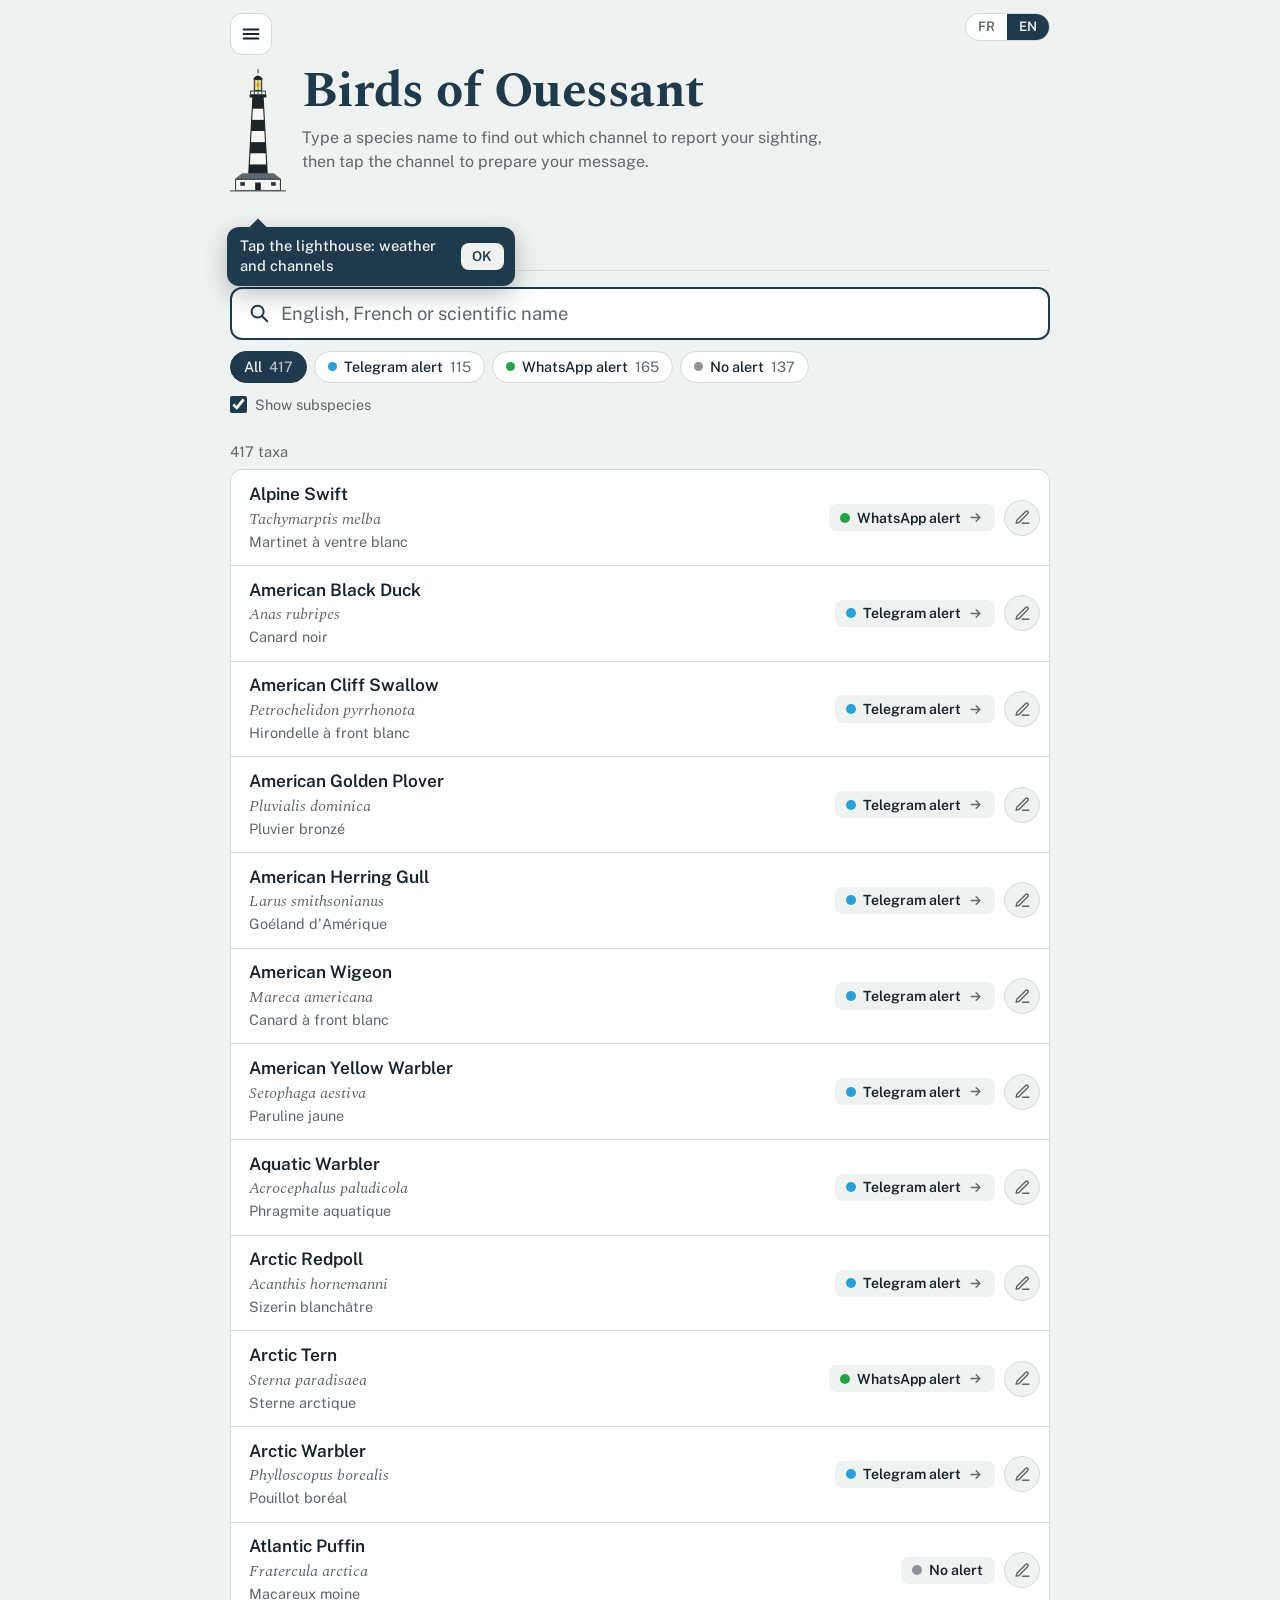
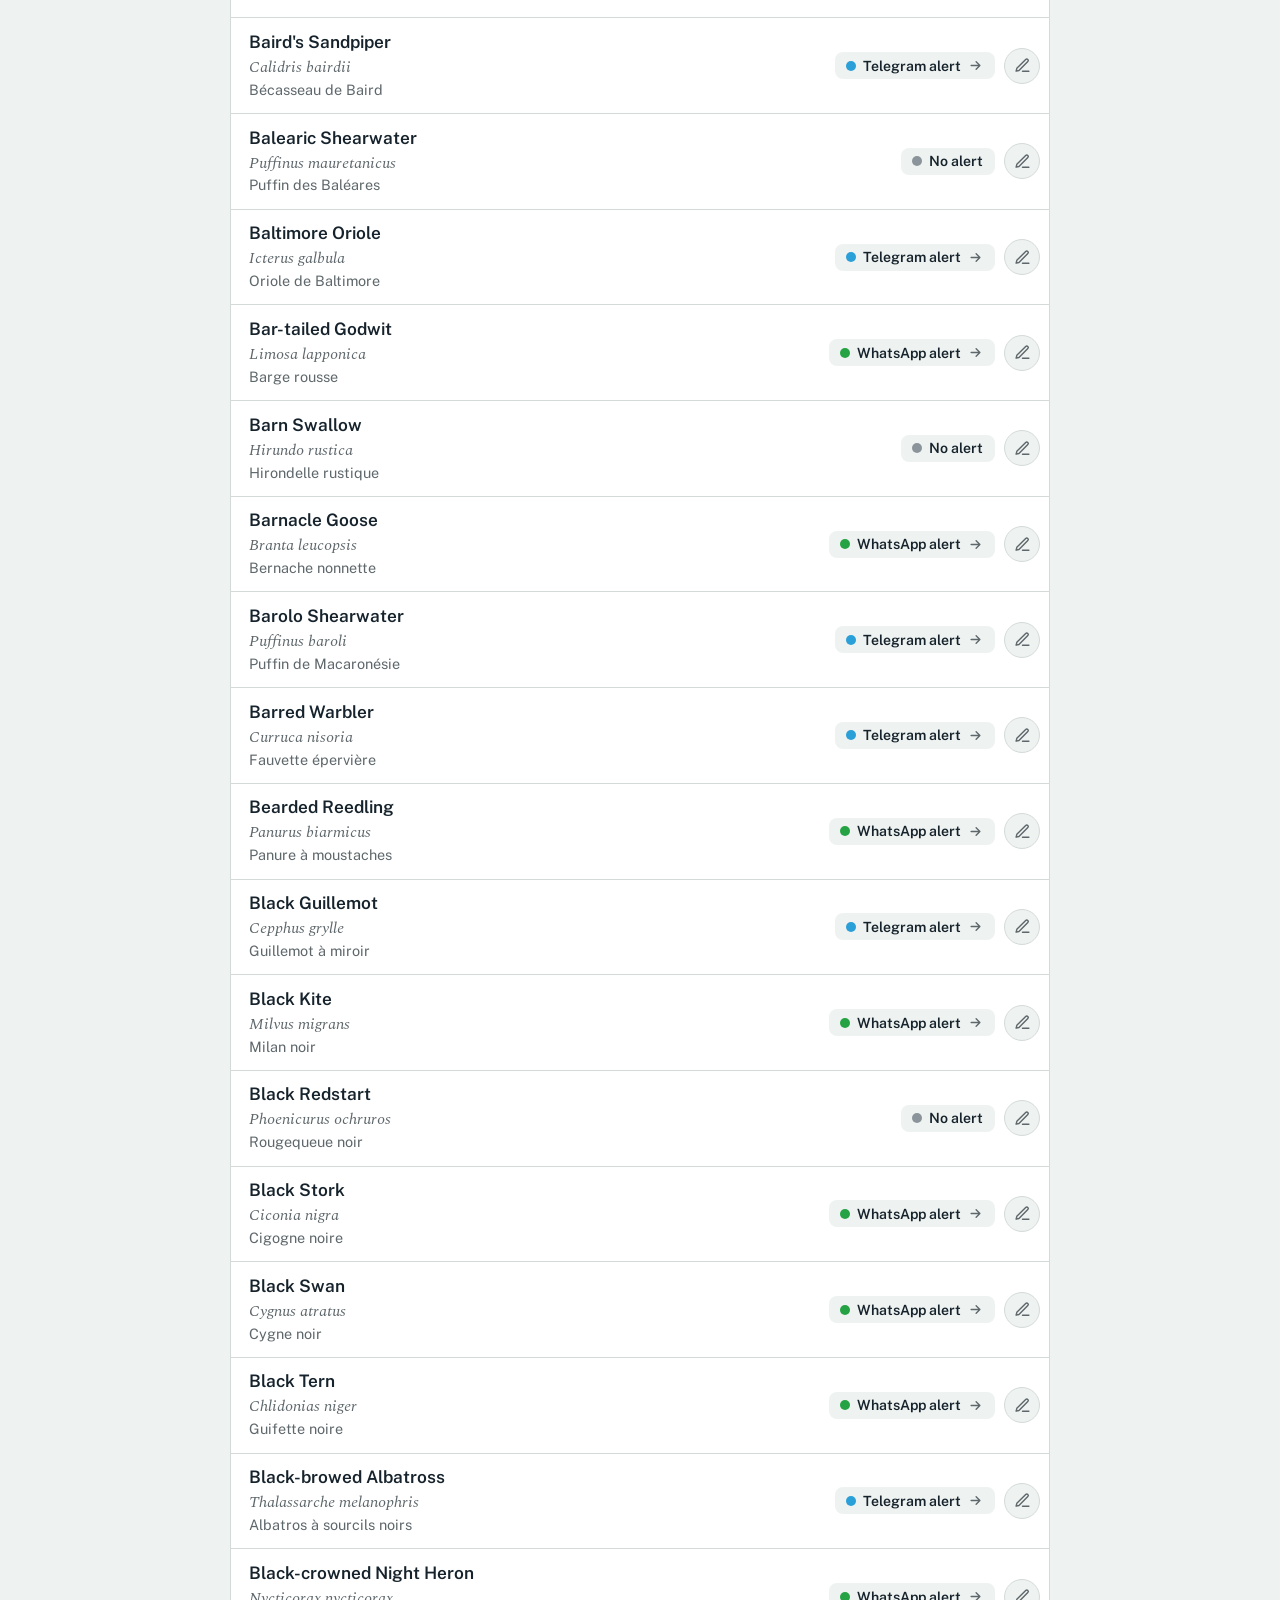
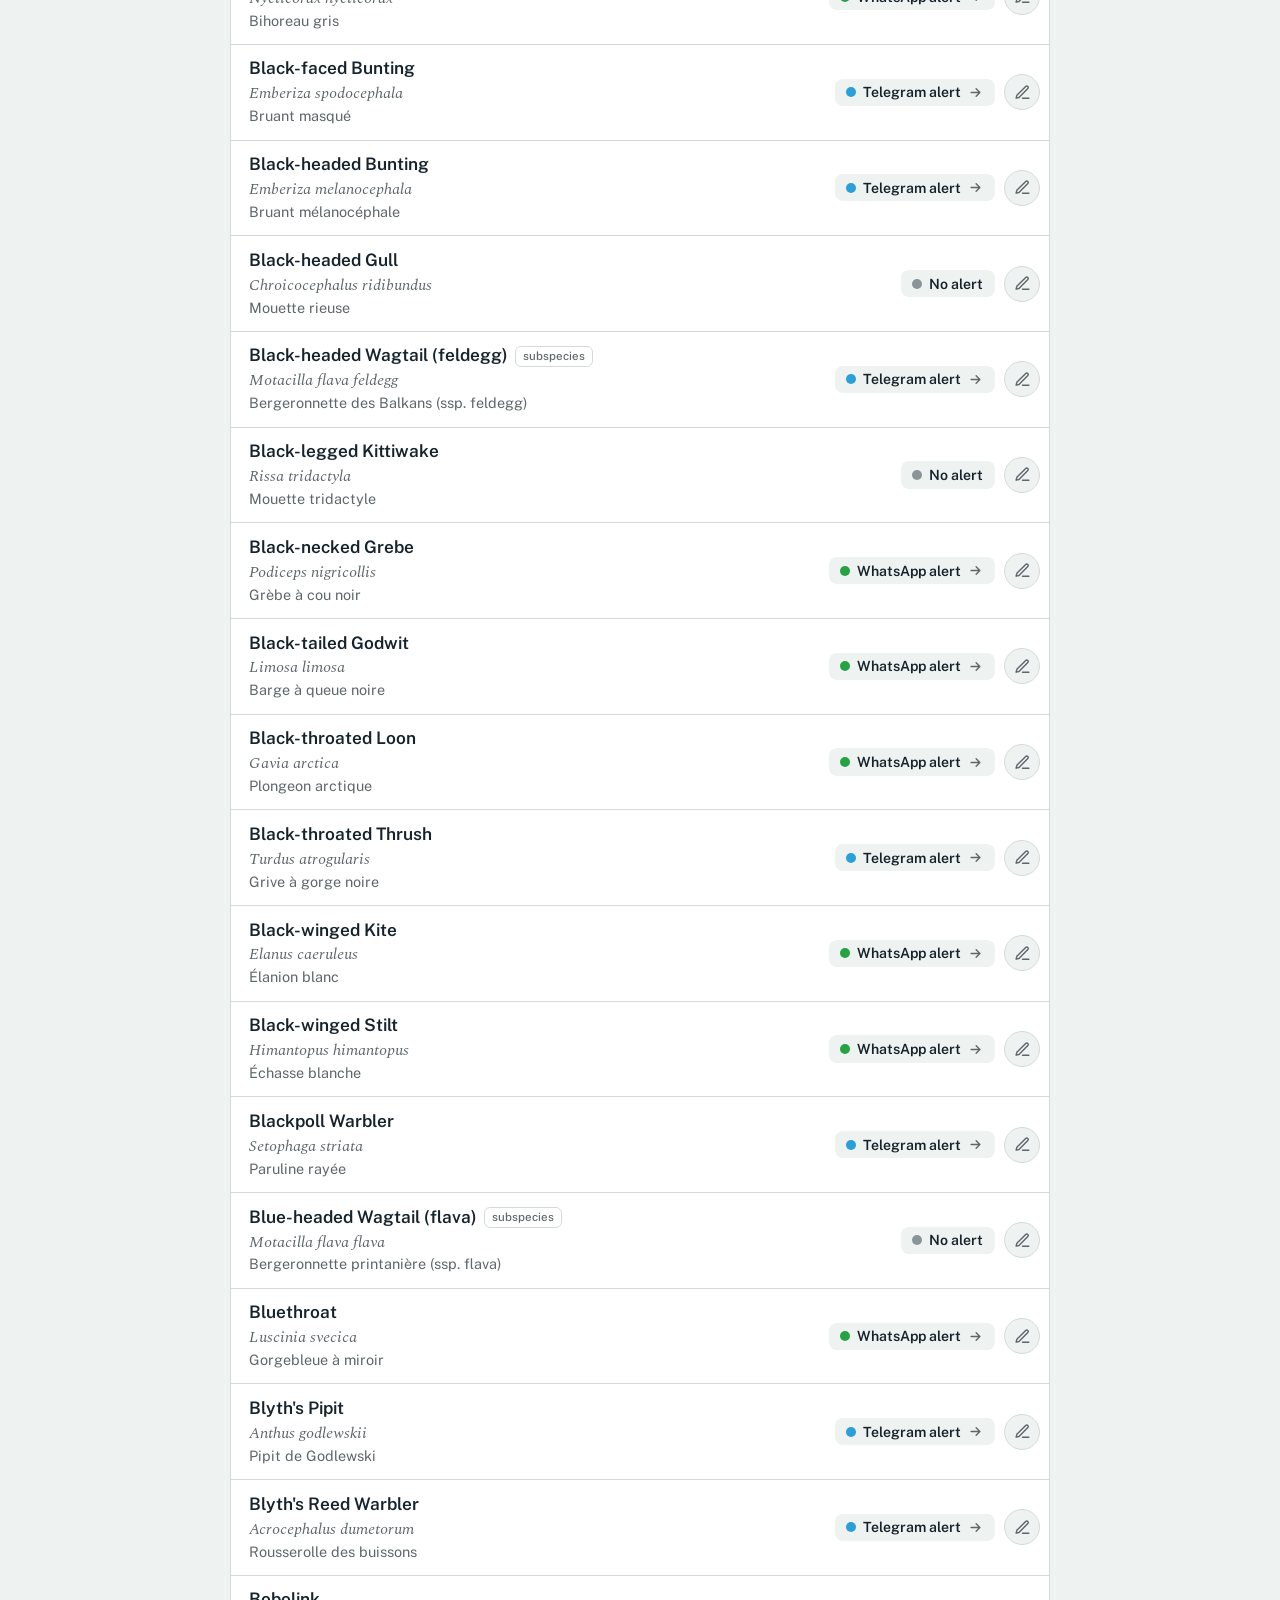
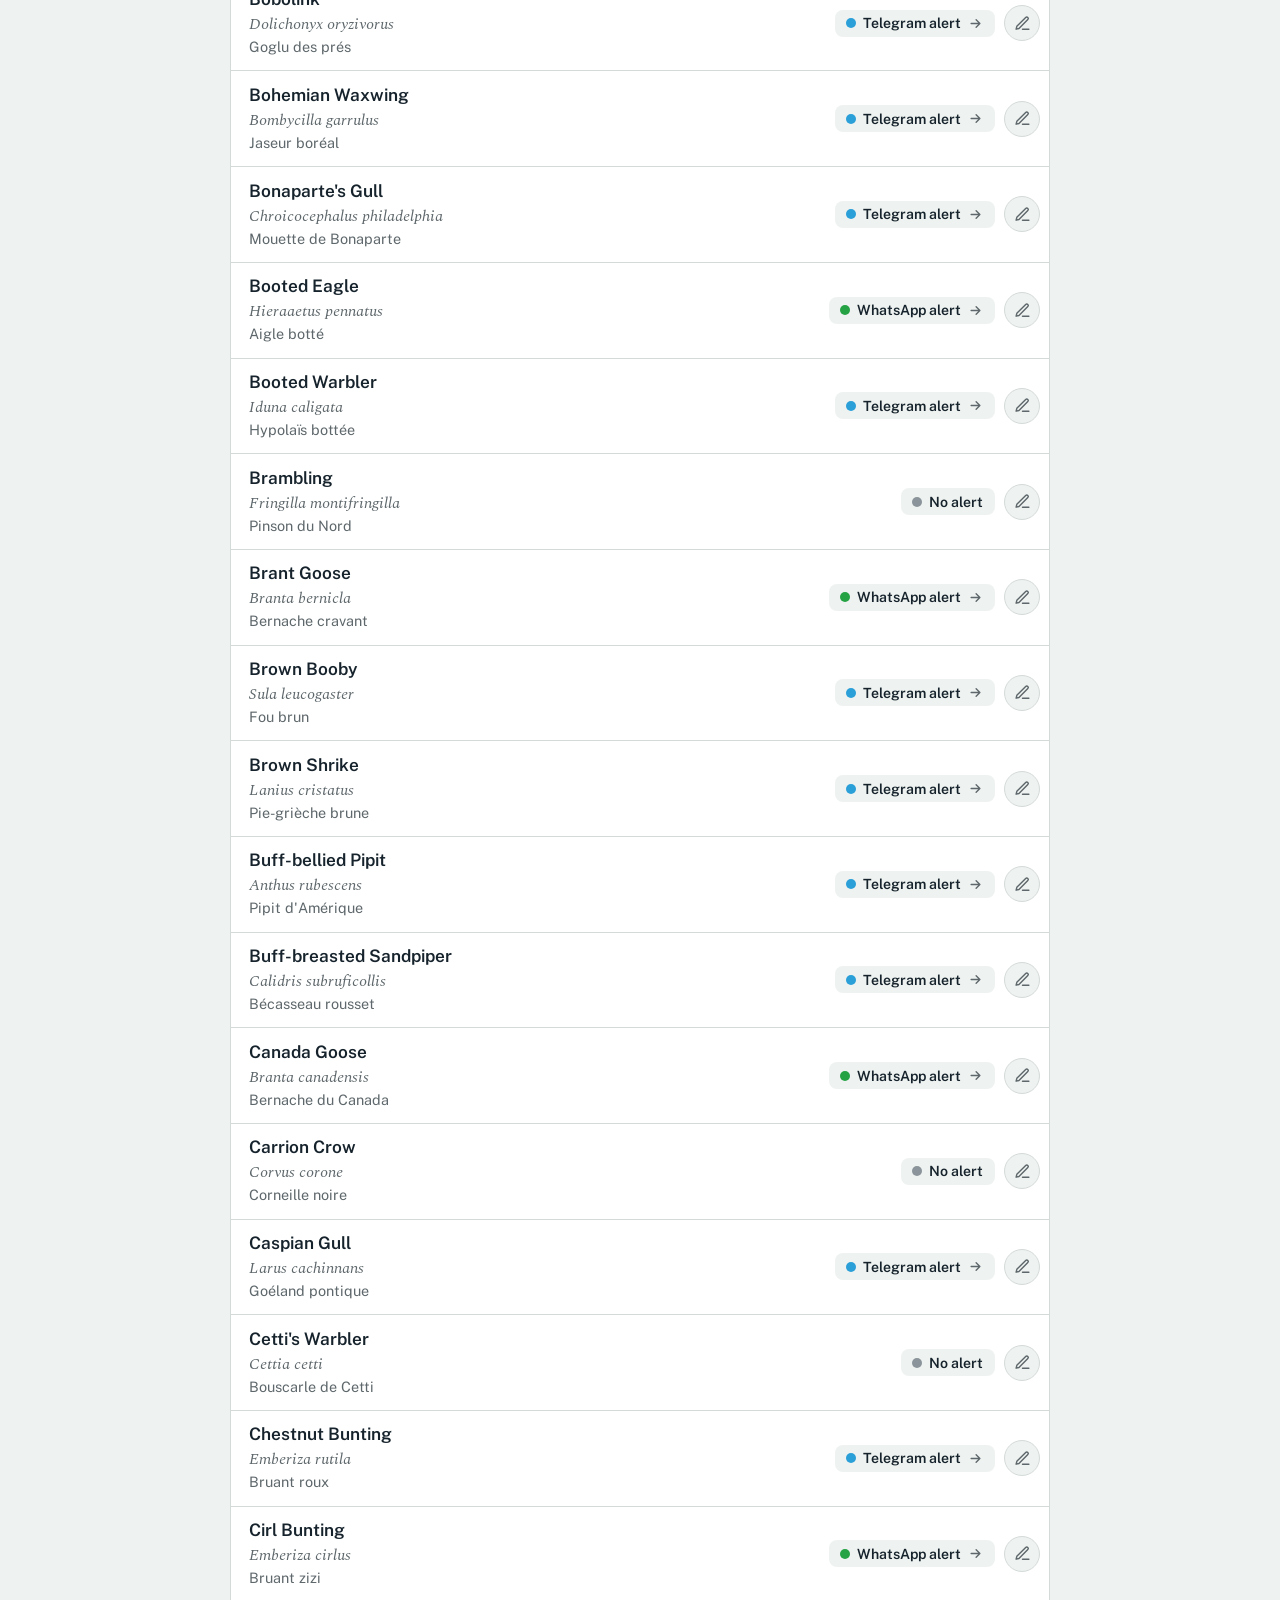
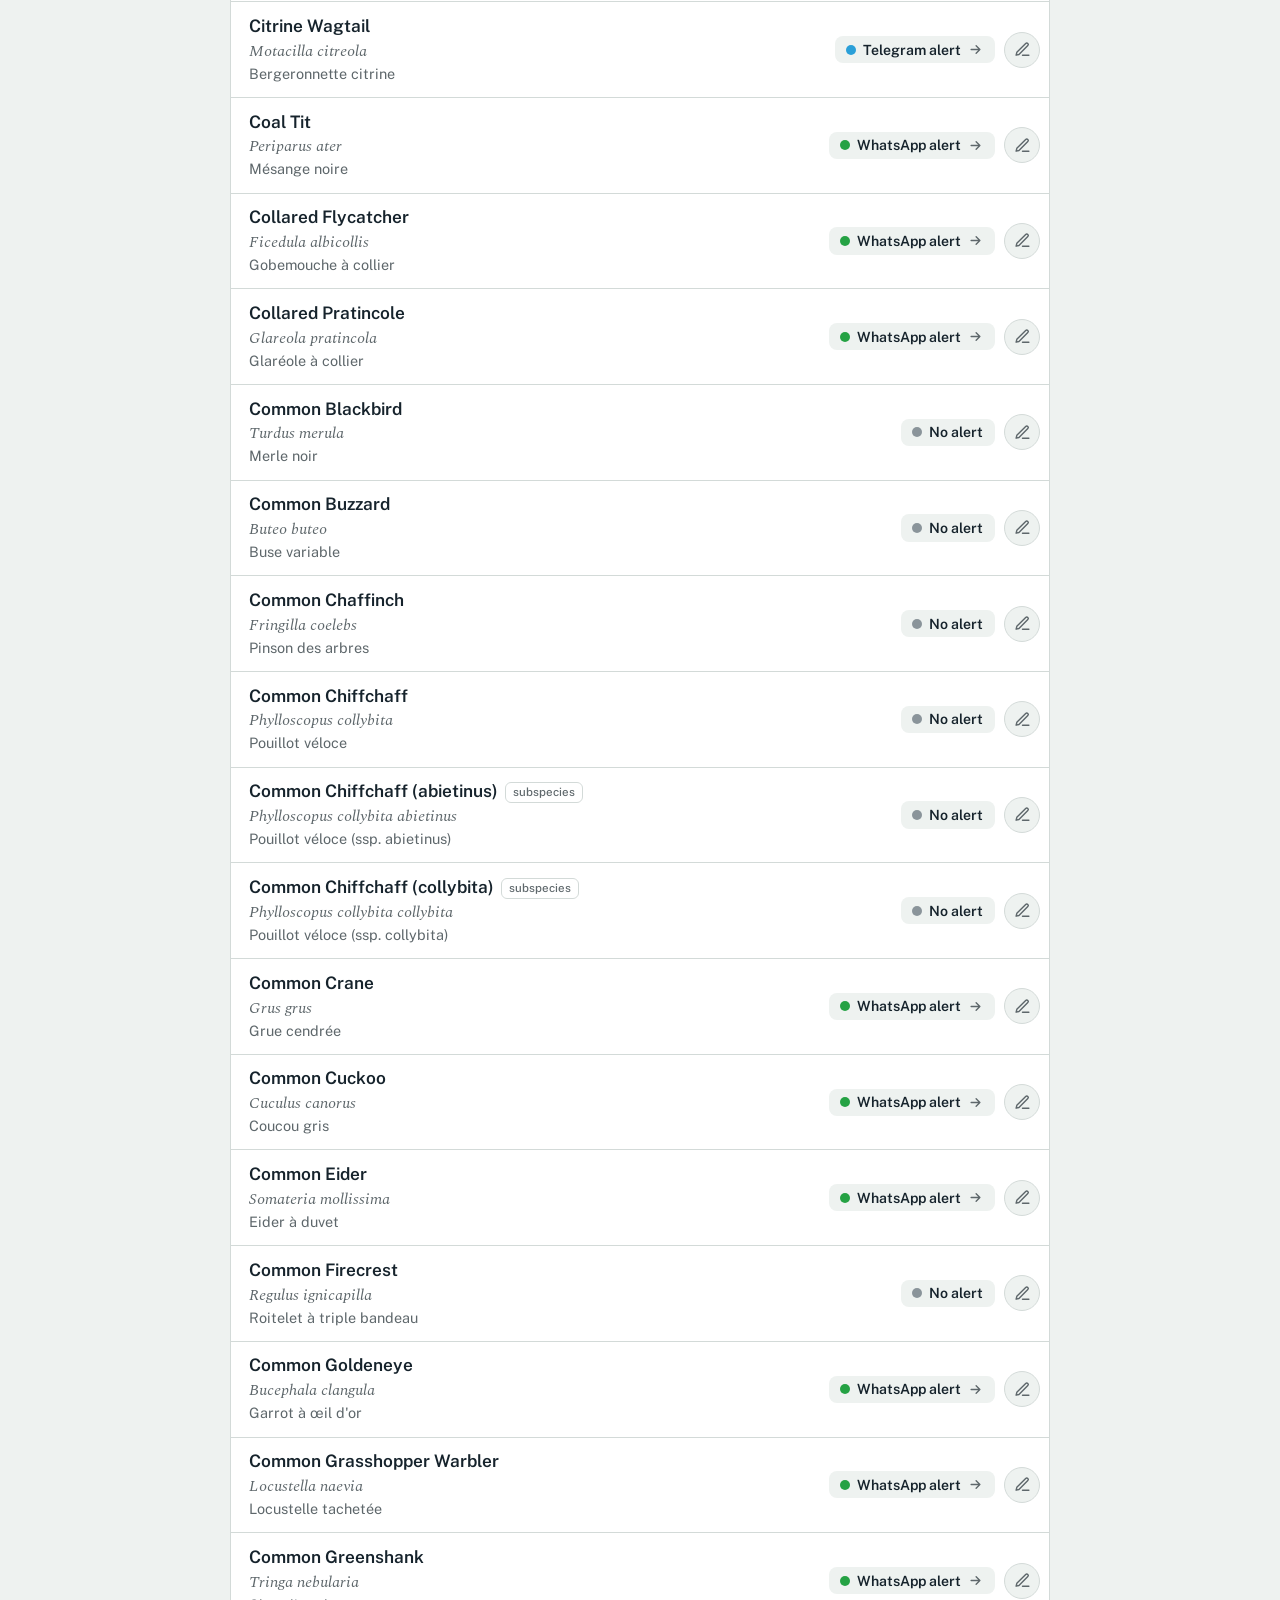
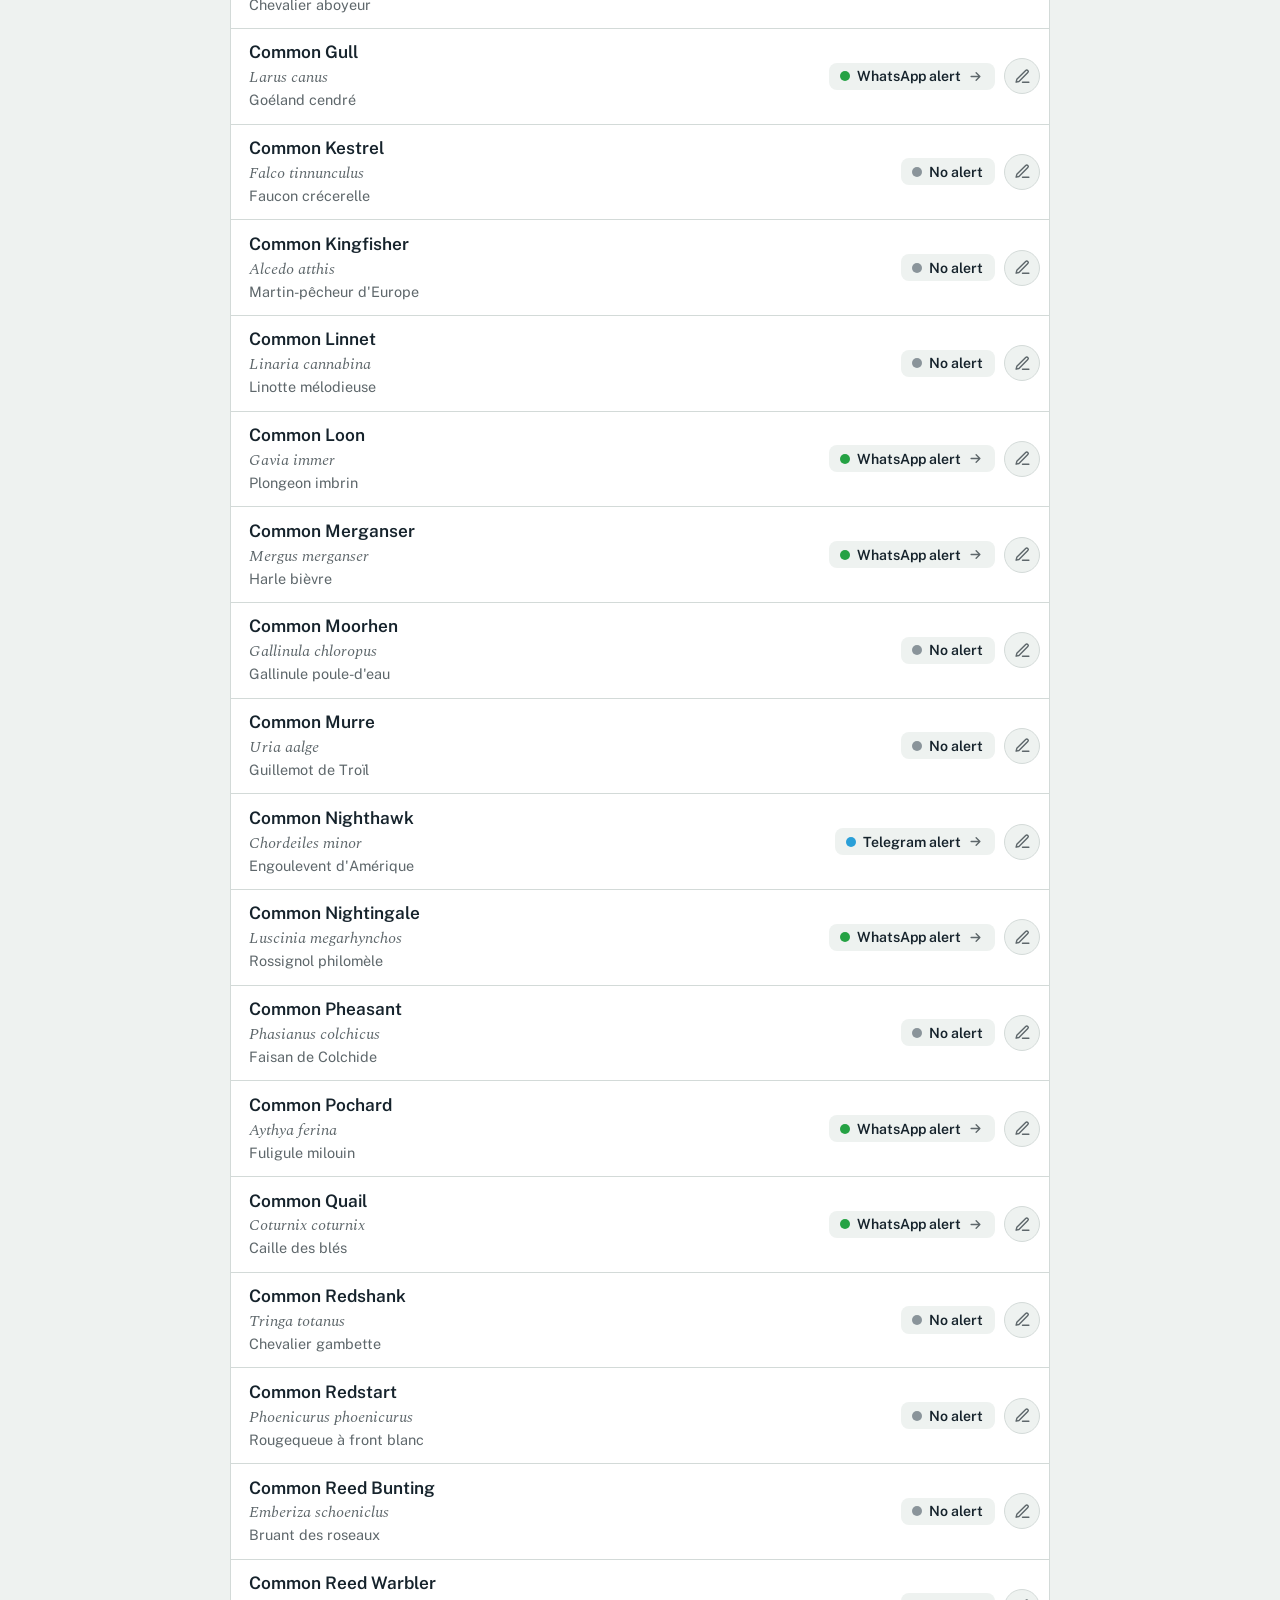
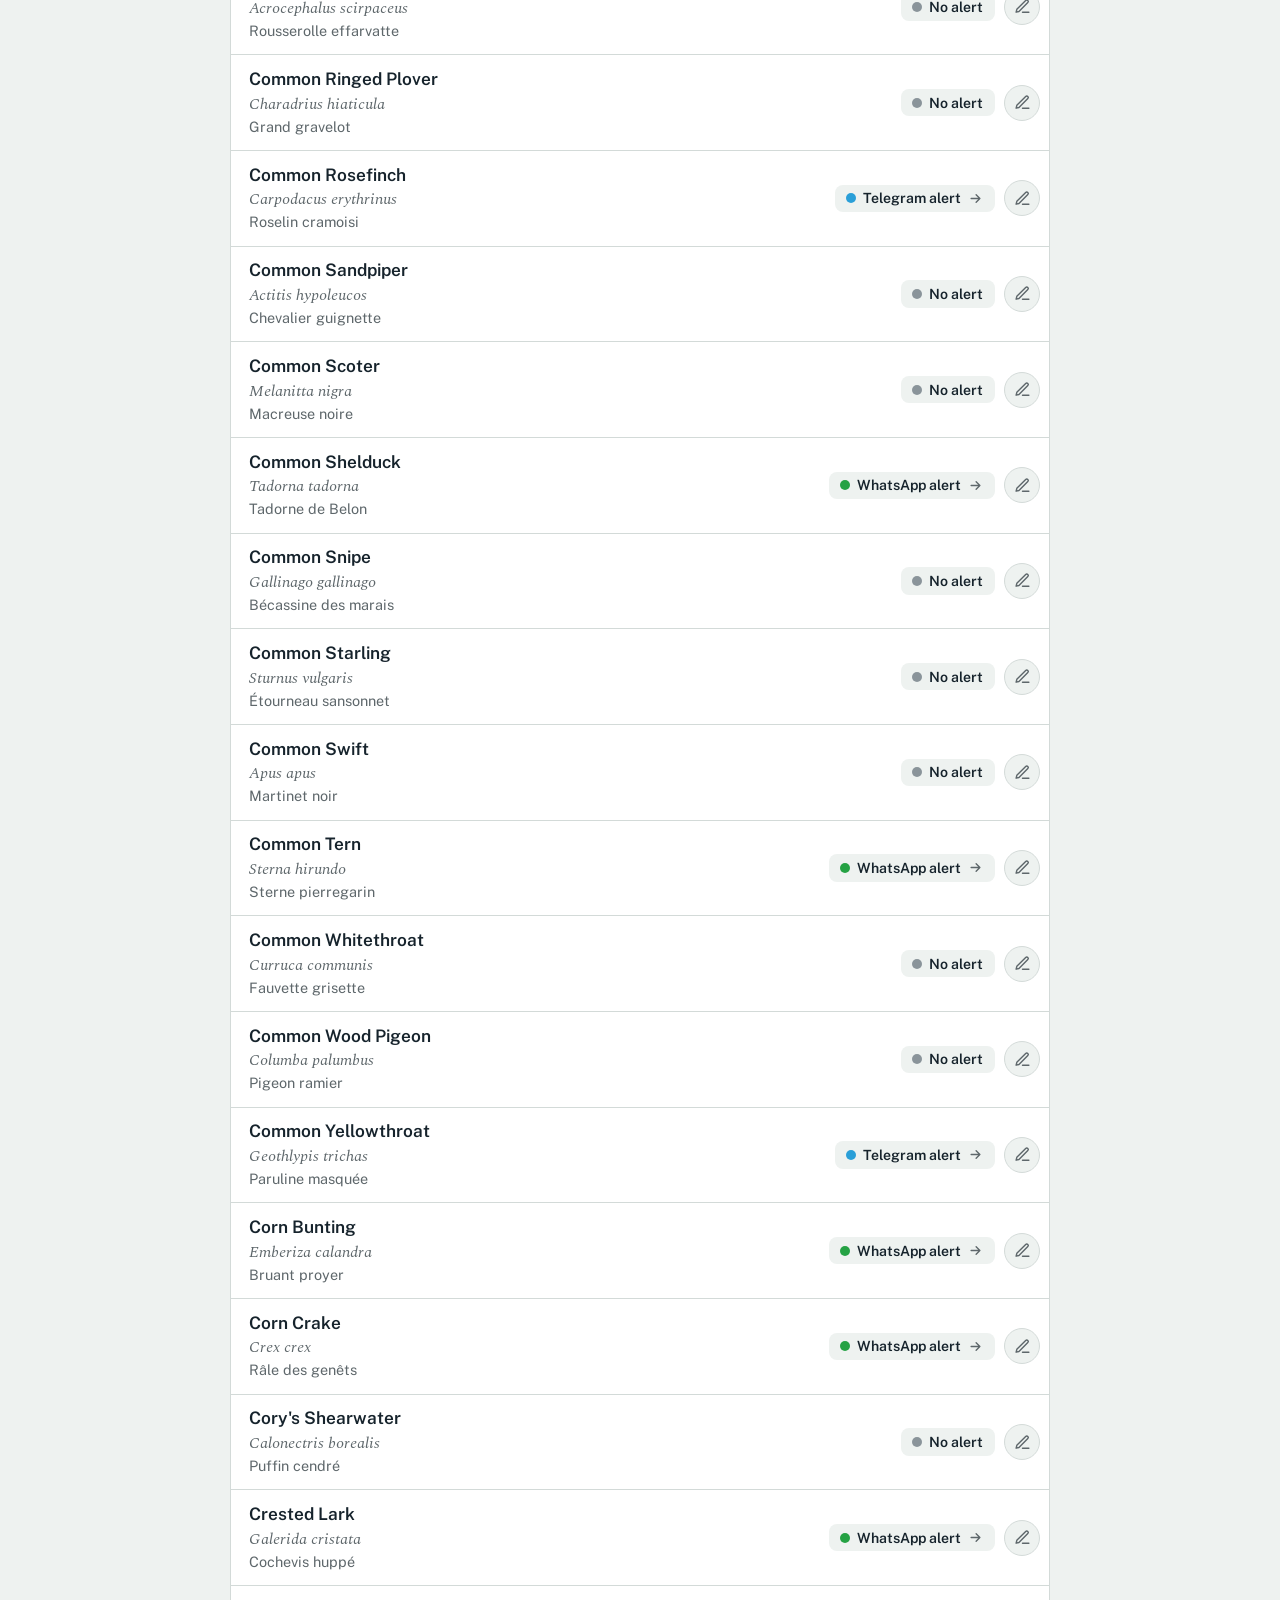
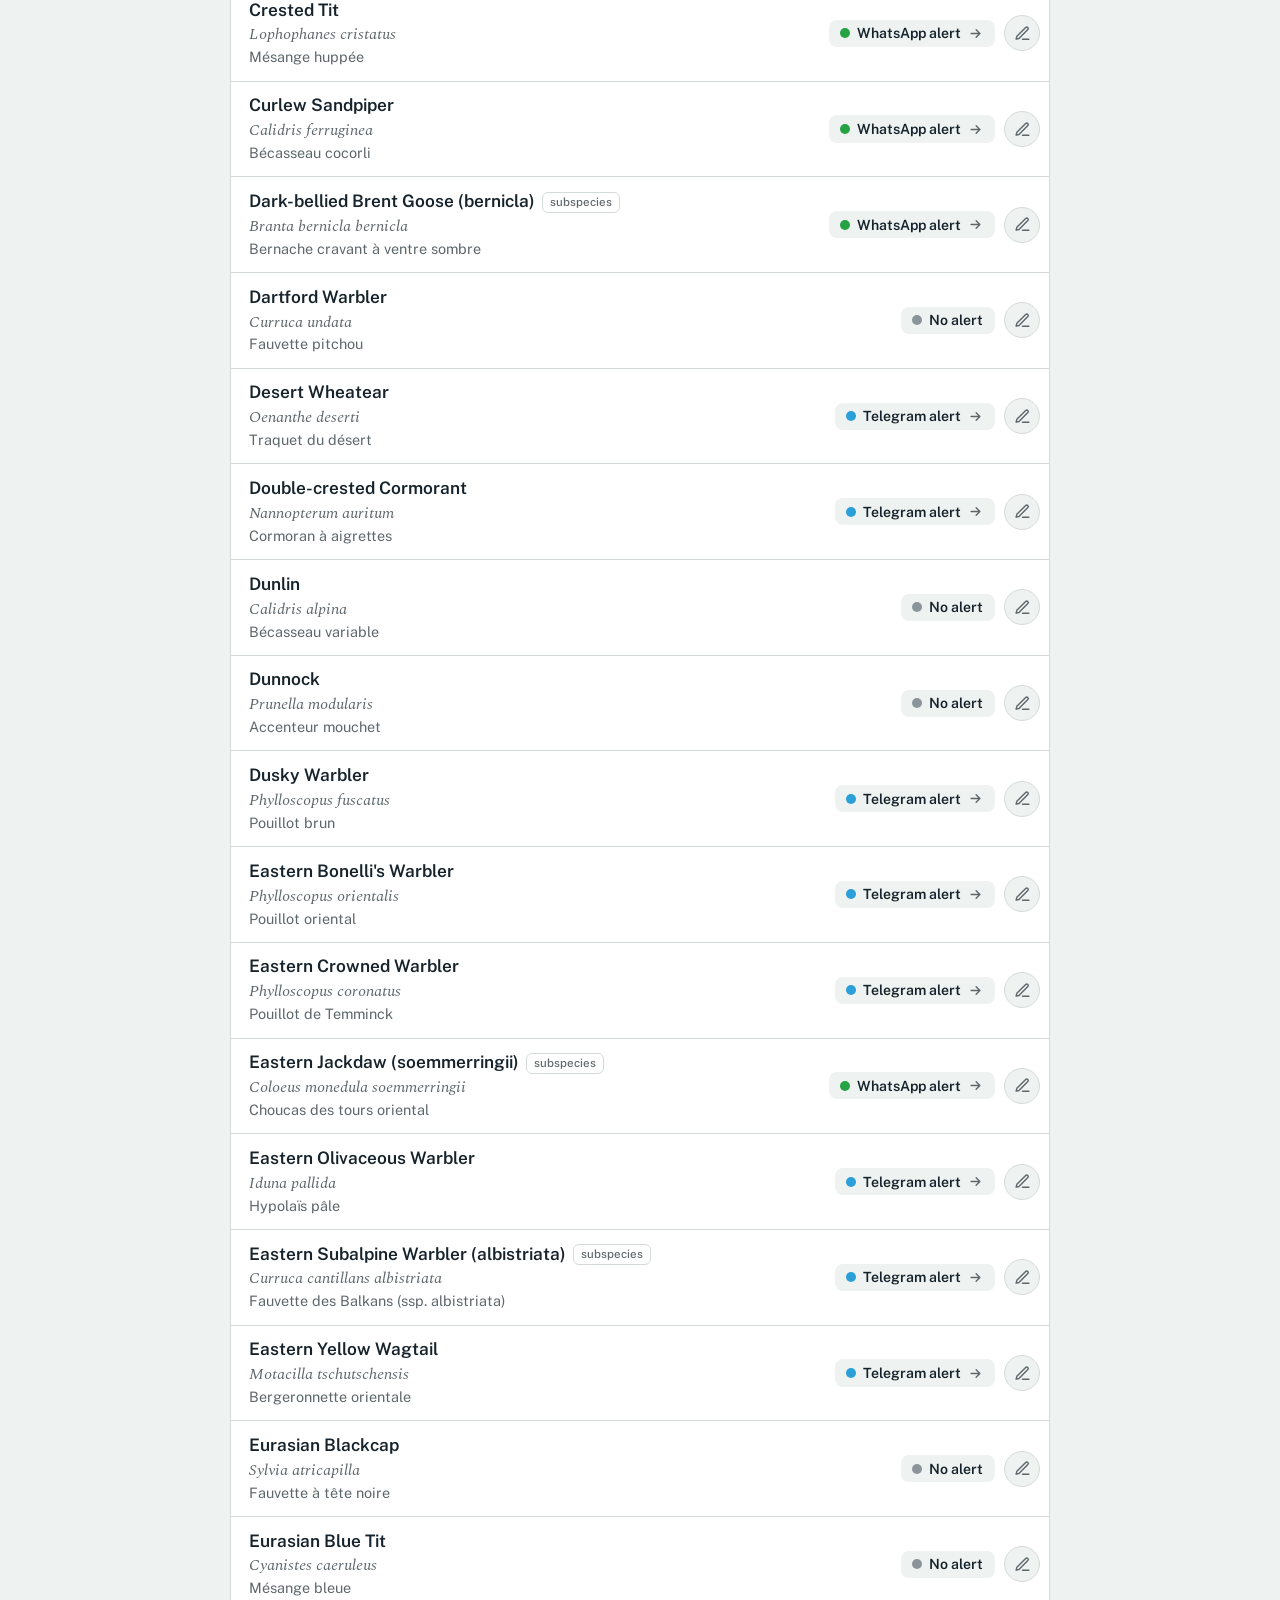
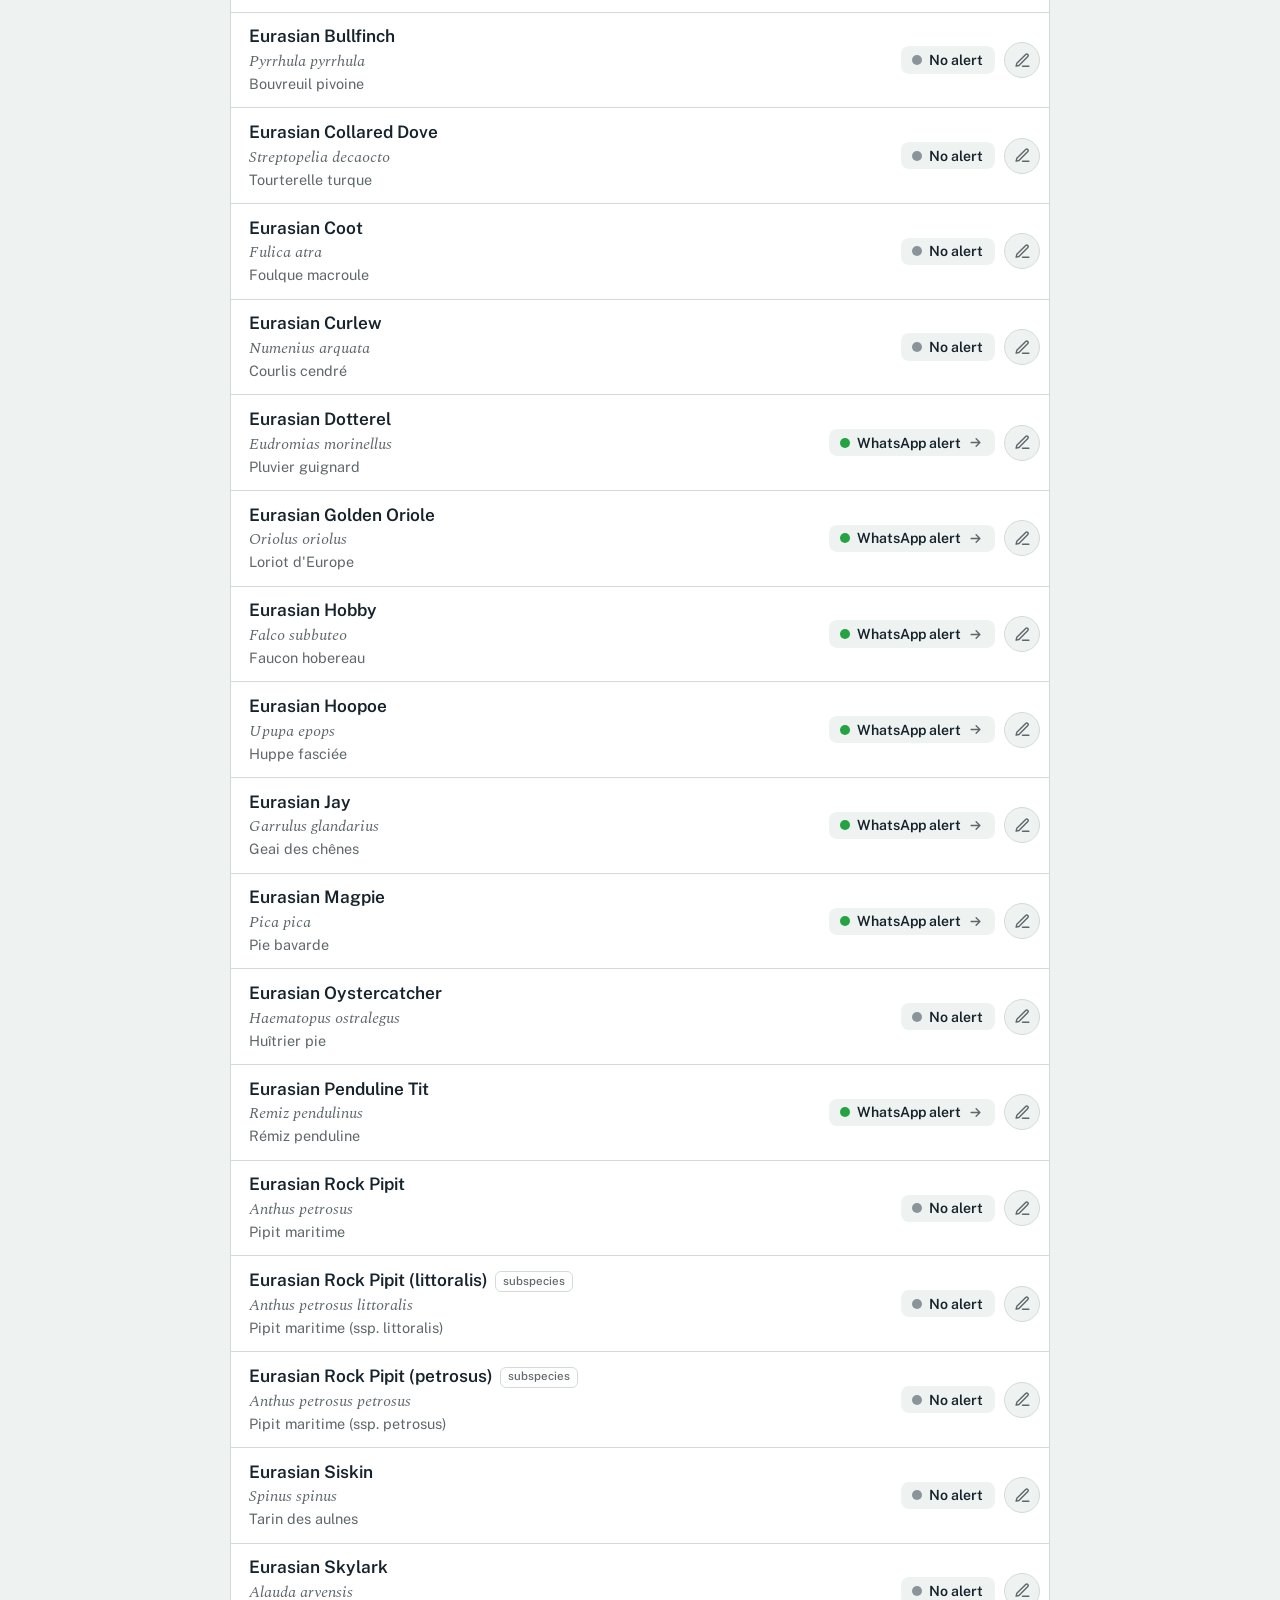
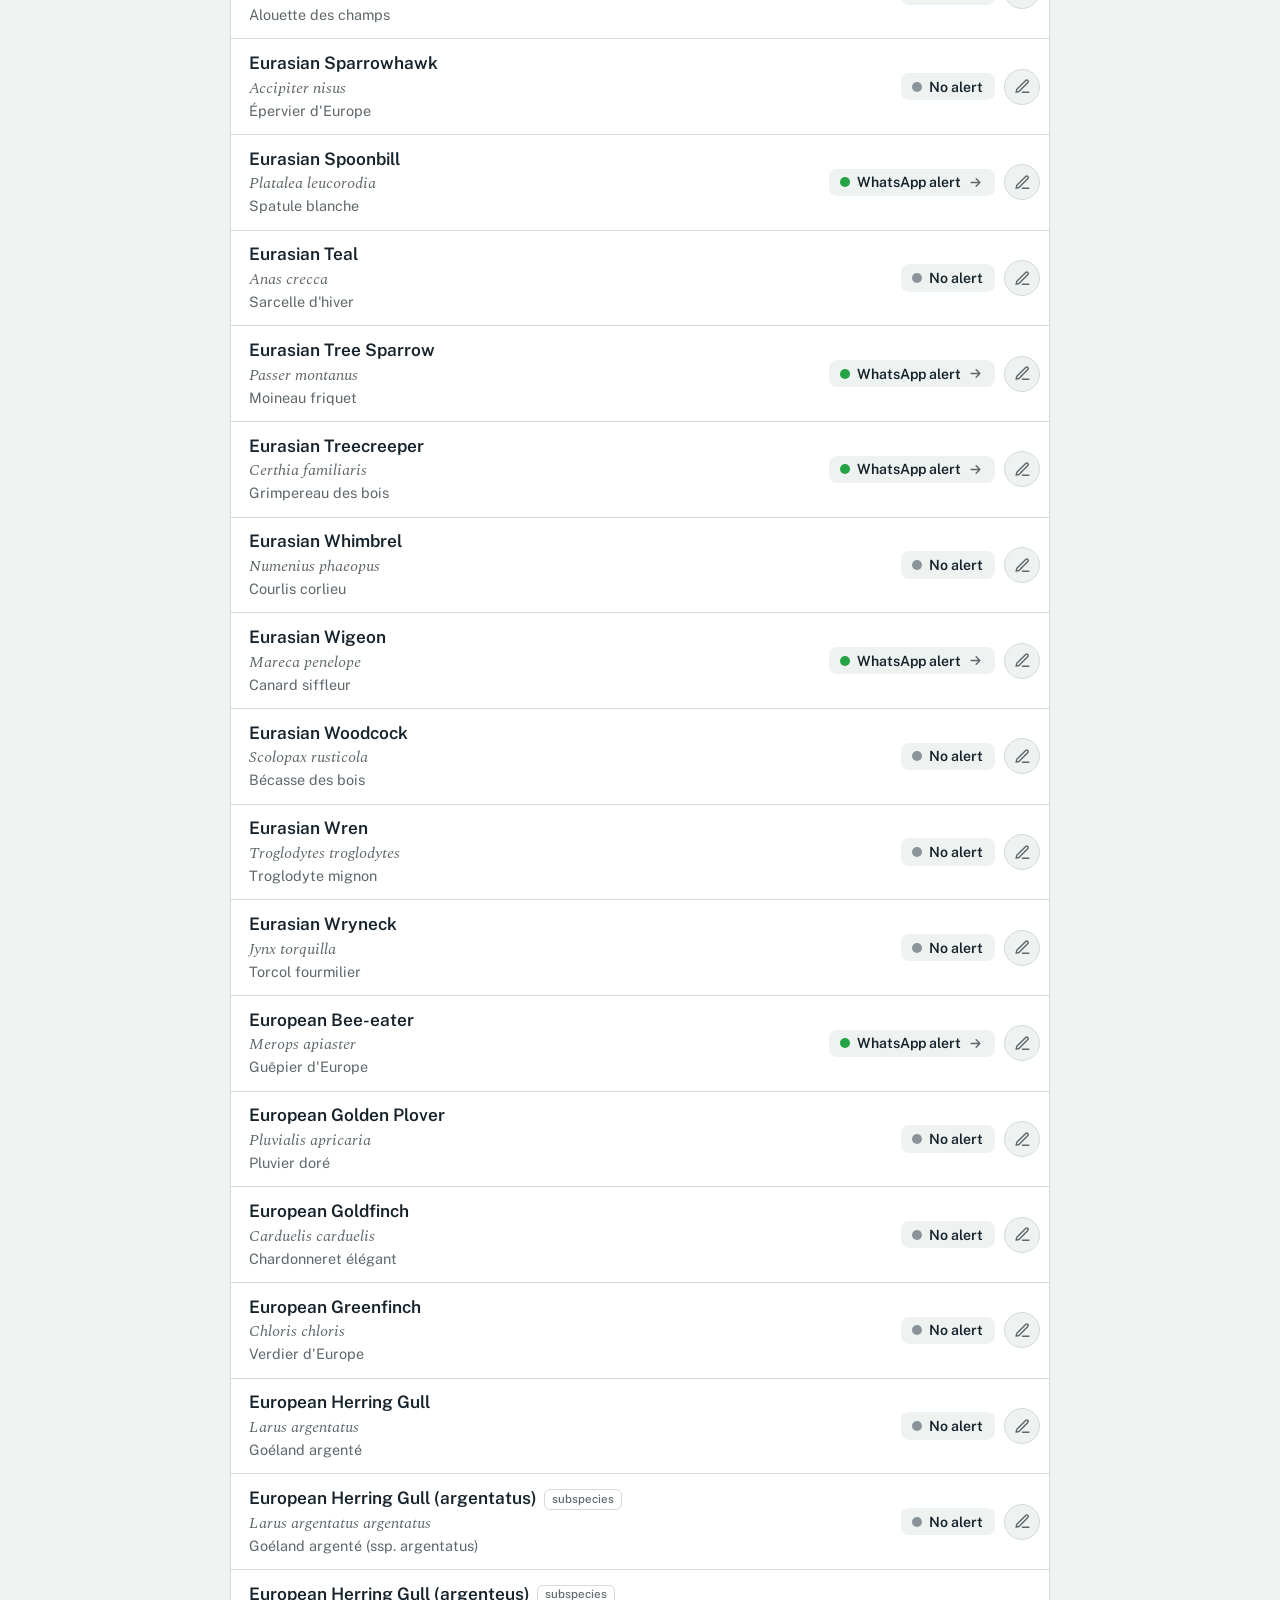
<file: index.html>
<!DOCTYPE html>
<html lang="fr">
<head>
<meta charset="utf-8">
<!-- Sécurité : seules les ressources de l'appli (et la météo Open-Meteo) sont autorisées -->
<meta http-equiv="Content-Security-Policy" content="default-src 'self'; script-src 'self'; style-src 'self' 'unsafe-inline'; img-src 'self' data: blob:; font-src 'self'; connect-src 'self' https://api.open-meteo.com; manifest-src 'self'; worker-src 'self'; object-src 'none'; base-uri 'none'; form-action 'none'">
<meta name="viewport" content="width=device-width, initial-scale=1, viewport-fit=cover, interactive-widget=resizes-content">
<title>Oiseaux d'Ouessant · canal de diffusion</title>
<meta name="description" content="Sur quel canal annoncer ton observation (Telegram, WhatsApp ou pas d'annonce), et où se trouve chaque lieu-dit de l'île.">
<!-- Aperçu de lien (WhatsApp, Telegram, Messenger, réseaux sociaux…) -->
<meta property="og:type" content="website">
<meta property="og:site_name" content="Oiseaux d'Ouessant">
<meta property="og:title" content="Oiseaux d'Ouessant">
<meta property="og:description" content="Sur quel canal annoncer ton observation (Telegram, WhatsApp ou pas d'annonce), et où se trouve chaque lieu-dit de l'île.">
<meta property="og:url" content="https://aurelphotog.github.io/ouessant-birds/">
<meta property="og:image" content="https://aurelphotog.github.io/ouessant-birds/apercu.png">
<meta property="og:image:type" content="image/png">
<meta property="og:image:width" content="1200">
<meta property="og:image:height" content="630">
<meta property="og:image:alt" content="Illustration du phare du Créac'h et titre Oiseaux d'Ouessant">
<meta property="og:locale" content="fr_FR">
<meta property="og:locale:alternate" content="en_GB">
<meta name="twitter:card" content="summary_large_image">
<!-- Icônes et raccourci sur l'écran d'accueil -->
<link rel="icon" href="favicon.svg" type="image/svg+xml">
<link rel="icon" href="favicon-32.png" sizes="32x32" type="image/png">
<link rel="apple-touch-icon" href="apple-touch-icon.png">
<link rel="manifest" href="manifest.webmanifest">
<meta name="theme-color" content="#1F3A4D">
<meta name="apple-mobile-web-app-title" content="Ouessant">
<link rel="stylesheet" href="css/polices.css">
<link rel="stylesheet" href="css/commun.css">
<link rel="stylesheet" href="css/menu.css">
<link rel="stylesheet" href="css/phare.css">
<link rel="stylesheet" href="css/appli.css">

</head>
<body>
<div class="wrap">
  <header>
    <!-- bouton ☰ et phare : écrits ici pour être là dès l'affichage (js/menu.js et js/phare.js les font fonctionner) -->
    <button type="button" class="menu-btn" id="menuBtn" aria-expanded="false" aria-controls="menu" aria-label="Menu" title="Menu" data-notr><svg width="22" height="22" viewBox="0 0 24 24" fill="none" stroke="currentColor" stroke-width="2.2" stroke-linecap="round" aria-hidden="true"><path d="M4 7h16M4 12h16M4 17h16"/></svg></button>
    <div class="phare-wrap" data-notr>
      <button type="button" class="phare-btn" id="phareBtn" aria-expanded="false" aria-controls="pharePanel" aria-label="Météo et canaux" title="Météo et canaux"><img class="phare" src="phare_creach.svg" alt="" width="56" height="131"><span class="wind-pill" id="windPill" hidden></span></button>
      <div class="phare-tip" id="phareTip" role="note" hidden><p data-t="tipPhare">Touche le phare : météo et canaux</p><button type="button" id="phareTipOk" data-t="tipOk">OK</button></div>
      <div id="pharePanel" class="phare-panel" hidden></div>
    </div>
    <div class="intro">
      <h1 data-t="title">Oiseaux d'Ouessant</h1>
      <p class="lede">Tape le nom d'une espèce pour savoir sur quel canal annoncer ton observation, puis touche le canal pour préparer ton message.</p>
    </div>
    <div class="tools">
      <div class="lang" role="group" aria-label="Langue / Language">
        <button type="button" data-lang="fr" aria-pressed="true">FR</button>
        <button type="button" data-lang="en" aria-pressed="false">EN</button>
      </div>
    </div>
  </header>

  <nav class="tabs" role="tablist" aria-label="Menu">
    <button type="button" role="tab" id="tab-btn-birds" aria-controls="tab-birds" aria-selected="true" data-tab="birds" data-t="tabBirds">Oiseaux</button>
    <button type="button" role="tab" id="tab-btn-places" aria-controls="tab-places" aria-selected="false" data-tab="places" data-t="tabPlaces">Lieux</button>
    <button type="button" role="tab" id="tab-btn-where" aria-controls="tab-where" aria-selected="false" data-tab="where" data-t="tabWhere">Où suis-je ?</button>
  </nav>

  <section id="tab-birds" role="tabpanel" aria-labelledby="tab-btn-birds">
  <div class="search" role="search">
    <div class="field">
      <svg width="22" height="22" viewBox="0 0 24 24" fill="none" stroke="currentColor" stroke-width="2.2" stroke-linecap="round" aria-hidden="true"><circle cx="10.5" cy="10.5" r="6.5"/><path d="M15.5 15.5 21 21"/></svg>
      <input id="q" type="search" enterkeyhint="search" autocomplete="off" spellcheck="false" placeholder="" aria-label="" disabled>
      <button id="clear" type="button" hidden data-t="clear">Effacer</button>
    </div>
    <div class="chips" id="chips" role="group" aria-label="Filtrer par canal de diffusion"></div>
    <div class="opts"><label><input type="checkbox" id="ssp" checked> <span data-t="showSsp">Afficher les sous-espèces</span></label></div>
  </div>

  <p class="chip-rule" id="chipRule" hidden></p>
  <div id="notice" aria-live="polite"></div>
  <p class="status" id="status" aria-live="polite"></p>
  <div id="results"></div>

  <a id="newBirdBtn" class="sbtn" href="editeur.html?fichier=oiseaux&amp;nouveau=" data-t="newBird">Proposer un nouvel oiseau</a>

  <div class="foot">
    <span id="source"></span>
  </div>
  </section>

  <section id="tab-places" role="tabpanel" aria-labelledby="tab-btn-places" hidden>
    <div class="search" role="search">
      <div class="field">
        <svg width="22" height="22" viewBox="0 0 24 24" fill="none" stroke="currentColor" stroke-width="2.2" stroke-linecap="round" aria-hidden="true"><path d="M12 21s-6.5-6.2-6.5-11a6.5 6.5 0 0 1 13 0c0 4.8-6.5 11-6.5 11z"/><circle cx="12" cy="10" r="2.3"/></svg>
        <input id="pq" type="search" enterkeyhint="search" autocomplete="off" spellcheck="false" placeholder="" aria-label="">
        <button id="pclear" type="button" hidden data-t="clear">Effacer</button>
      </div>
    </div>
    <p class="ptip" data-t="locTip"></p>
    <p class="maplink"><a href="Map_Ouessant.pdf" target="_blank" rel="noopener"><svg width="18" height="18" viewBox="0 0 24 24" fill="none" stroke="currentColor" stroke-width="2" stroke-linejoin="round" aria-hidden="true"><path d="M3 6l6-2 6 2 6-2v14l-6 2-6-2-6 2z"/><path d="M9 4v14M15 6v14"/></svg><span data-t="openIslandMap">Ouvrir la carte de l'île (PDF)</span></a></p>
    <a id="newBtn" class="sbtn" href="editeur.html?fichier=lieux&amp;nouveau=" data-t="newPlace">Proposer un nouveau lieu-dit</a>
    <p class="status" id="pstatus" aria-live="polite"></p>
    <div id="presults"></div>
    <p class="pnote" data-t="placesNote"></p>
  </section>

  <section id="tab-where" role="tabpanel" aria-labelledby="tab-btn-where" hidden>
    <button type="button" id="locate" class="locate"><svg width="20" height="20" viewBox="0 0 24 24" fill="none" stroke="currentColor" stroke-width="2.2" stroke-linecap="round" aria-hidden="true"><circle cx="12" cy="12" r="3.5"/><path d="M12 2v3M12 19v3M2 12h3M19 12h3"/><circle cx="12" cy="12" r="7.5"/></svg><span data-t="locateBtn">Me localiser</span></button>
    <div class="nsel"><label for="nearN"><span data-t="nearLabel">Lieux-dits affichés</span> : <output id="nearOut" for="nearN">5</output></label><input type="range" id="nearN" min="3" max="10" step="1" value="5"></div>
    <p class="status" id="wstatus" aria-live="polite"></p>
    <div id="wresults"></div>
    <button type="button" id="shareLoc" class="locate alt" hidden><svg width="20" height="20" viewBox="0 0 24 24" fill="none" stroke="currentColor" stroke-width="2.2" stroke-linecap="round" stroke-linejoin="round" aria-hidden="true"><circle cx="18" cy="5" r="2.6"/><circle cx="6" cy="12" r="2.6"/><circle cx="18" cy="19" r="2.6"/><path d="M8.3 10.8l7.4-4.4M8.3 13.2l7.4 4.4"/></svg><span data-t="shareLocBtn">Partager ma position</span></button>
    <div id="wmap" class="pmap" hidden></div>
    <p class="ptip" data-t="locTip"></p>
    <p class="pnote" data-t="whereNote"></p>
  </section>

</div>


<script src="js/textes.js"></script>
<script src="js/carte.js"></script>
<script src="js/recherche.js"></script>
<script src="js/version.js"></script>
<script src="js/menu.js"></script>
<script src="js/phare.js"></script>
<script src="js/appli.js"></script>
</body>
</html>
</file>
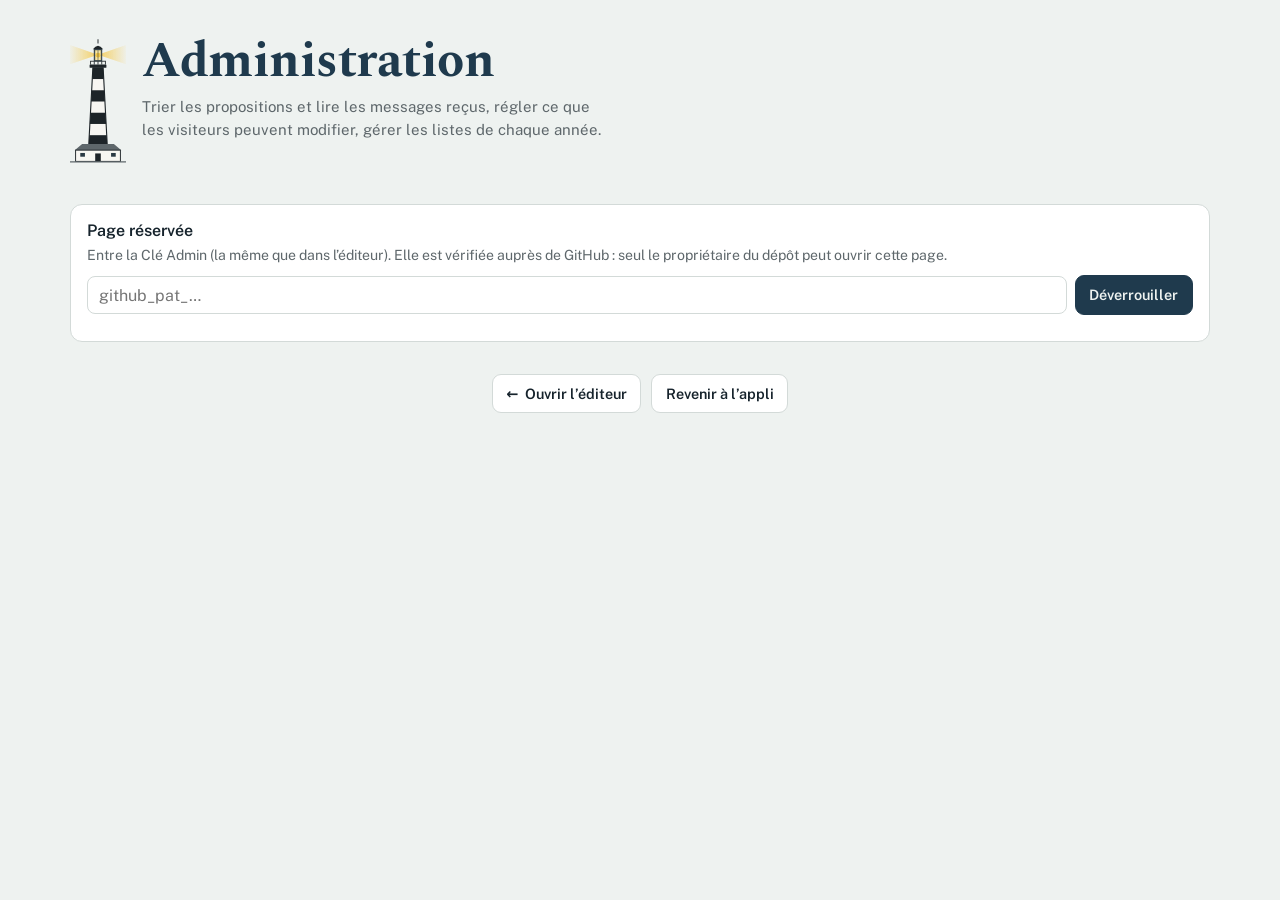
<file: admin.html>
<!DOCTYPE html>
<html lang="fr">
<head>
<meta charset="utf-8">
<!-- Sécurité : page verrouillée par la Clé Admin (vérifiée auprès de GitHub) ; les réponses du formulaire sont lues depuis un fichier choisi sur l'appareil, rien n'est envoyé -->
<meta http-equiv="Content-Security-Policy" content="default-src 'self'; script-src 'self'; style-src 'self' 'unsafe-inline'; img-src 'self' data:; font-src 'self'; connect-src 'self' https://api.github.com https://script.google.com https://script.googleusercontent.com; object-src 'none'; base-uri 'none'; form-action 'none'">
<meta name="viewport" content="width=device-width, initial-scale=1, viewport-fit=cover">
<title>Administration · Oiseaux d'Ouessant</title>
<meta name="robots" content="noindex">
<link rel="icon" href="favicon.svg" type="image/svg+xml">
<link rel="stylesheet" href="css/polices.css">
<link rel="stylesheet" href="css/commun.css">
<link rel="stylesheet" href="css/editeur.css">
<link rel="stylesheet" href="css/admin.css">
</head>
<body>
<div class="wrap">
  <header>
    <a href="index.html" class="home" title="Revenir à l'appli" aria-label="Revenir à l'appli"><img src="phare_creach.svg" alt=""></a>
    <div class="intro">
      <h1>Administration</h1>
      <p class="sub">Trier les propositions et lire les messages reçus, régler ce que les visiteurs peuvent modifier, gérer les listes de chaque année.</p>
    </div>
  </header>

  <!-- 0. Verrou : rien n'est affiché sans la Clé Admin -->
  <section class="panel" id="lockPanel">
    <h2>Page réservée</h2>
    <p class="help">Entre la Clé Admin (la même que dans l’éditeur). Elle est vérifiée auprès de GitHub : seul le propriétaire du dépôt peut ouvrir cette page.</p>
    <form id="lockForm" class="lock">
      <input type="password" id="lockKey" autocomplete="off" spellcheck="false" placeholder="github_pat_…" aria-label="Clé Admin">
      <button type="submit" class="btn primary">Déverrouiller</button>
    </form>
    <p class="msg" id="lockMsg" role="status"></p>
  </section>

  <!-- 1. Fichier des réponses -->
  <section class="panel hidden" id="loadPanel">
    <h2>1. Les réponses du formulaire</h2>
    <div class="actions"><button type="button" class="btn primary" id="fetchBtn" disabled>Récupérer les réponses</button></div>
    <details class="src">
      <summary>Réglages de la récupération automatique</summary>
      <p class="help">Une seule fois : installe le script Google sur la feuille des réponses (voir README, « Récupération automatique »), puis colle ici l’adresse de son application web et le code secret. Ils restent sur cet appareil.</p>
      <label class="gh-lab">Adresse de l’application web<input type="url" id="srcUrl" autocomplete="off" spellcheck="false" placeholder="https://script.google.com/macros/s/…/exec"></label>
      <label class="gh-lab">Code secret<input type="password" id="srcCode" autocomplete="off" spellcheck="false"></label>
      <div class="actions"><button type="button" class="btn" id="srcGen">Créer un code</button><button type="button" class="btn" id="srcSave">Enregistrer les réglages</button></div>
      <p class="msg" id="srcMsg" role="status"></p>
    </details>
    <p class="help">Sinon, à la main — dans Google Forms : onglet <b>Réponses</b> → <b>Afficher dans Sheets</b> ; puis dans la feuille : <b>Fichier → Télécharger → Valeurs séparées par des virgules (.csv)</b>. Choisis ensuite ce fichier ici (il reste sur ton appareil, rien n’est envoyé).</p>
    <label class="drop" id="drop">
      <input type="file" id="csvFile" accept=".csv,text/csv">
      <span>Choisir le fichier .csv des réponses (ou le glisser ici)</span>
    </label>
    <p class="msg" id="loadMsg" role="status"></p>
  </section>

  <!-- 2. Tri -->
  <section id="sortView" class="hidden">
    <!-- Oiseaux et lieux ne se mélangent jamais : un onglet par liste, comme dans l'éditeur -->
    <nav class="tabs" role="tablist" aria-label="Liste à trier">
      <button type="button" role="tab" aria-selected="true" data-file="ouessant_birds.json">Oiseaux <span class="n" id="nBirds"></span></button>
      <button type="button" role="tab" aria-selected="false" data-file="lieux_ouessant.json">Lieux <span class="n" id="nPlaces"></span></button>
      <button type="button" role="tab" aria-selected="false" data-file="messages">Messages <span class="n" id="nMsgs"></span></button>
    </nav>
    <div class="bar admin-bar">
      <div class="filters">
        <label>Période <select id="period"></select></label>
        <label>Trier par <select id="sortBy">
          <option value="count">nombre de demandes</option>
          <option value="name">nom (A → Z)</option>
          <option value="type">type (suppressions, ajouts, modifications)</option>
        </select></label>
        <label>Afficher <select id="show">
          <option value="todo">à décider</option>
          <option value="ok">validées</option>
          <option value="no">rejetées</option>
          <option value="all">toutes</option>
        </select></label>
      </div>
      <p class="count" id="summary"></p>
    </div>
    <div id="groups"></div>

    <!-- 3. Résultat -->
    <section class="panel" id="outPanel">
      <h2 id="outTitle">3. Les lignes JSON validées</h2>
      <p class="help" id="outHelp"></p>
      <div class="actions"><button type="button" class="btn primary" id="saveGhBtn">Enregistrer sur GitHub</button><button type="button" class="btn" id="genBtn">Générer les lignes JSON</button></div>
      <div id="outBlocks"></div>
      <div class="actions"><button type="button" class="btn" id="doneBtn" disabled>Marquer les réponses décidées comme traitées</button></div>
      <p class="msg" id="outMsg" role="status"></p>
    </section>
  </section>

  <!-- Réglages pour tout le monde (reglages.json) -->
  <section class="panel hidden" id="lockModePanel">
    <h2>Ce que les visiteurs peuvent modifier (oiseaux)</h2>
    <p class="help">Ces réglages valent pour tout le monde, dans l’appli et l’éditeur. Avec ta clé, tu peux toujours tout modifier. Les lieux-dits ne sont pas concernés.</p>
    <div class="modes">
      <label><input type="checkbox" id="regVerrou"> <span><b>Prendre en compte le statut « Verrouillée »</b>
        <ul class="opt-list"><li><b>Coché</b> : les espèces marquées « Verrouillée » sont protégées des modifications.</li><li><b>Décoché</b> : le statut « Verrouillée » est ignoré.</li></ul></span></label>
    </div>
    <div class="modes" role="radiogroup" aria-label="Champs modifiables">
      <p class="help" style="margin:0"><b>Sur une espèce déjà dans la liste, un visiteur peut modifier :</b></p>
      <label><input type="radio" name="regChamps" value="canal"> <span><b>le canal seulement</b> (fonctionnement normal) ; seul le menu du canal est affiché, pas de suppression.</span></label>
      <label><input type="radio" name="regChamps" value="tous"> <span><b>tous les champs</b> (noms, type, canal), et supprimer une espèce.</span></label>
      <p class="help" style="margin:0">Ajouter une nouvelle espèce reste toujours possible.</p>
    </div>
    <div class="actions"><button type="button" class="btn primary" id="regSave" disabled>Enregistrer les réglages</button></div>
    <p class="msg" id="regMsg" role="status"></p>
    <p class="help">Chaque proposition garde les réglages du moment de son envoi : en reverrouillant, celles faites pendant l’ouverture ne sont pas rejetées d’office.</p>
  </section>

  <!-- Œuf de Pâques du phare : invitation au groupe WhatsApp (reglages.json) -->
  <section class="panel hidden" id="eggPanel">
    <h2>Œuf de Pâques du phare : groupe WhatsApp</h2>
    <p class="help">Cinq touchers rapides sur le phare font passer un oiseau. Aux heures choisies, c’est l’oiseau indiqué ci-dessous qui passe, et le message invite à rejoindre le groupe WhatsApp « Ouessant Outragée, Ouessant brisée mais Ouessant libérée » (bouton « Rejoindre le groupe »). Le reste du temps : l’œuf de Pâques habituel (une espèce Telegram au hasard). Vaut pour tout le monde, sur toutes les pages.</p>
    <div class="modes">
      <label><input type="checkbox" id="regGroupe"> <span><b>Activer la version « groupe WhatsApp »</b></span></label>
      <label><span>De</span> <input type="time" id="regGroupeDe"> <span>à</span> <input type="time" id="regGroupeA"></label>
      <p class="help" style="margin:0">Heure du téléphone de chacun. « 22:00 » à « 00:00 » : de 22 h à minuit. La plage peut passer minuit. Les deux vides : toute la journée.</p>
      <label><span>Oiseau affiché</span> <input type="text" id="regGroupeOiseau" maxlength="60" placeholder="Le troglobite"></label>
      <p class="help" style="margin:0">Dans le message : « Alerte Telegram ! <i>[oiseau]</i> vient de passer devant le phare du Créac’h. »</p>
      <label><span>Jusqu’au (inclus)</span> <input type="date" id="regGroupeFin"></label>
      <p class="help" style="margin:0">Après cette date, la version « groupe » s’arrête d’elle-même. Sans date : tant qu’elle est cochée.</p>
    </div>
    <div class="actions"><button type="button" class="btn primary" id="eggSave" disabled>Enregistrer</button></div>
    <p class="msg" id="eggMsg" role="status"></p>
  </section>

  <!-- 4. Listes des oiseaux par année -->
  <section class="panel hidden" id="yearPanel">
    <h2>Listes des oiseaux par année</h2>
    <p class="help">Au 1er janvier, la liste de l’année qui se termine est archivée automatiquement : c’est fait à la première ouverture de cette page dans la nouvelle année, à partir de l’historique GitHub, donc c’est bien la liste du 31 décembre. La nouvelle année démarre avec la même liste. Tu peux ensuite la modifier dans l’éditeur, ou reprendre une liste archivée comme référence de l’année.</p>
    <p id="yearCur"></p>
    <div id="yearList"></div>
    <div class="actions"><button type="button" class="btn" id="yearSnap">Sauvegarder la liste actuelle</button></div>
    <p class="msg" id="yearMsg" role="status"></p>
    <div id="yearDiff"></div>
  </section>

  <p class="back"><a class="btn" href="editeur.html"><span aria-hidden="true">←</span> <span>Ouvrir l’éditeur</span></a> <a class="btn" href="index.html"><span>Revenir à l’appli</span></a></p>
</div>
<a class="admin-badge" id="adminBadge" href="editeur.html?cle" title="Clé Admin active : la gérer ou l’oublier" hidden>🔑 Mode admin</a>
<div class="toast hidden" id="toast" role="status"></div>
<script src="js/version.js"></script>
<script src="js/historique.js"></script>
<script src="js/admin.js"></script>
</body>
</html>
</file>
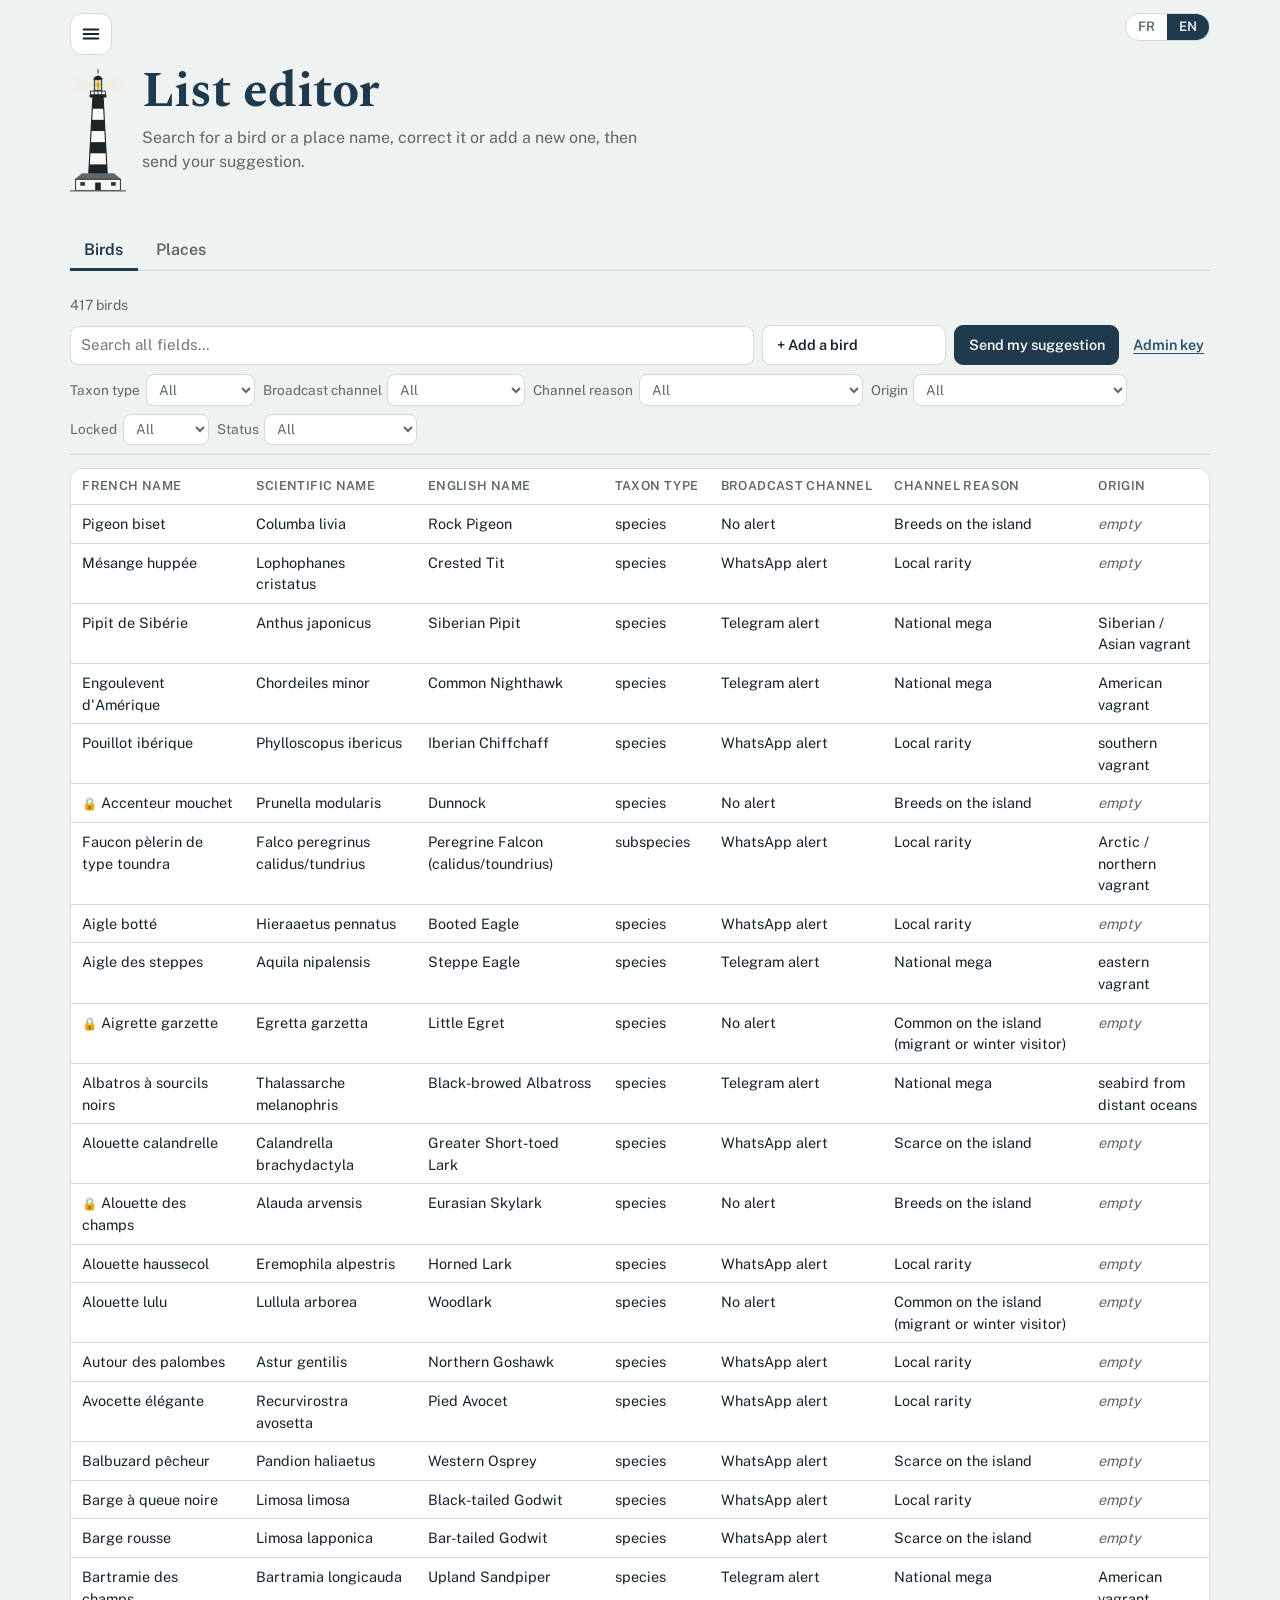
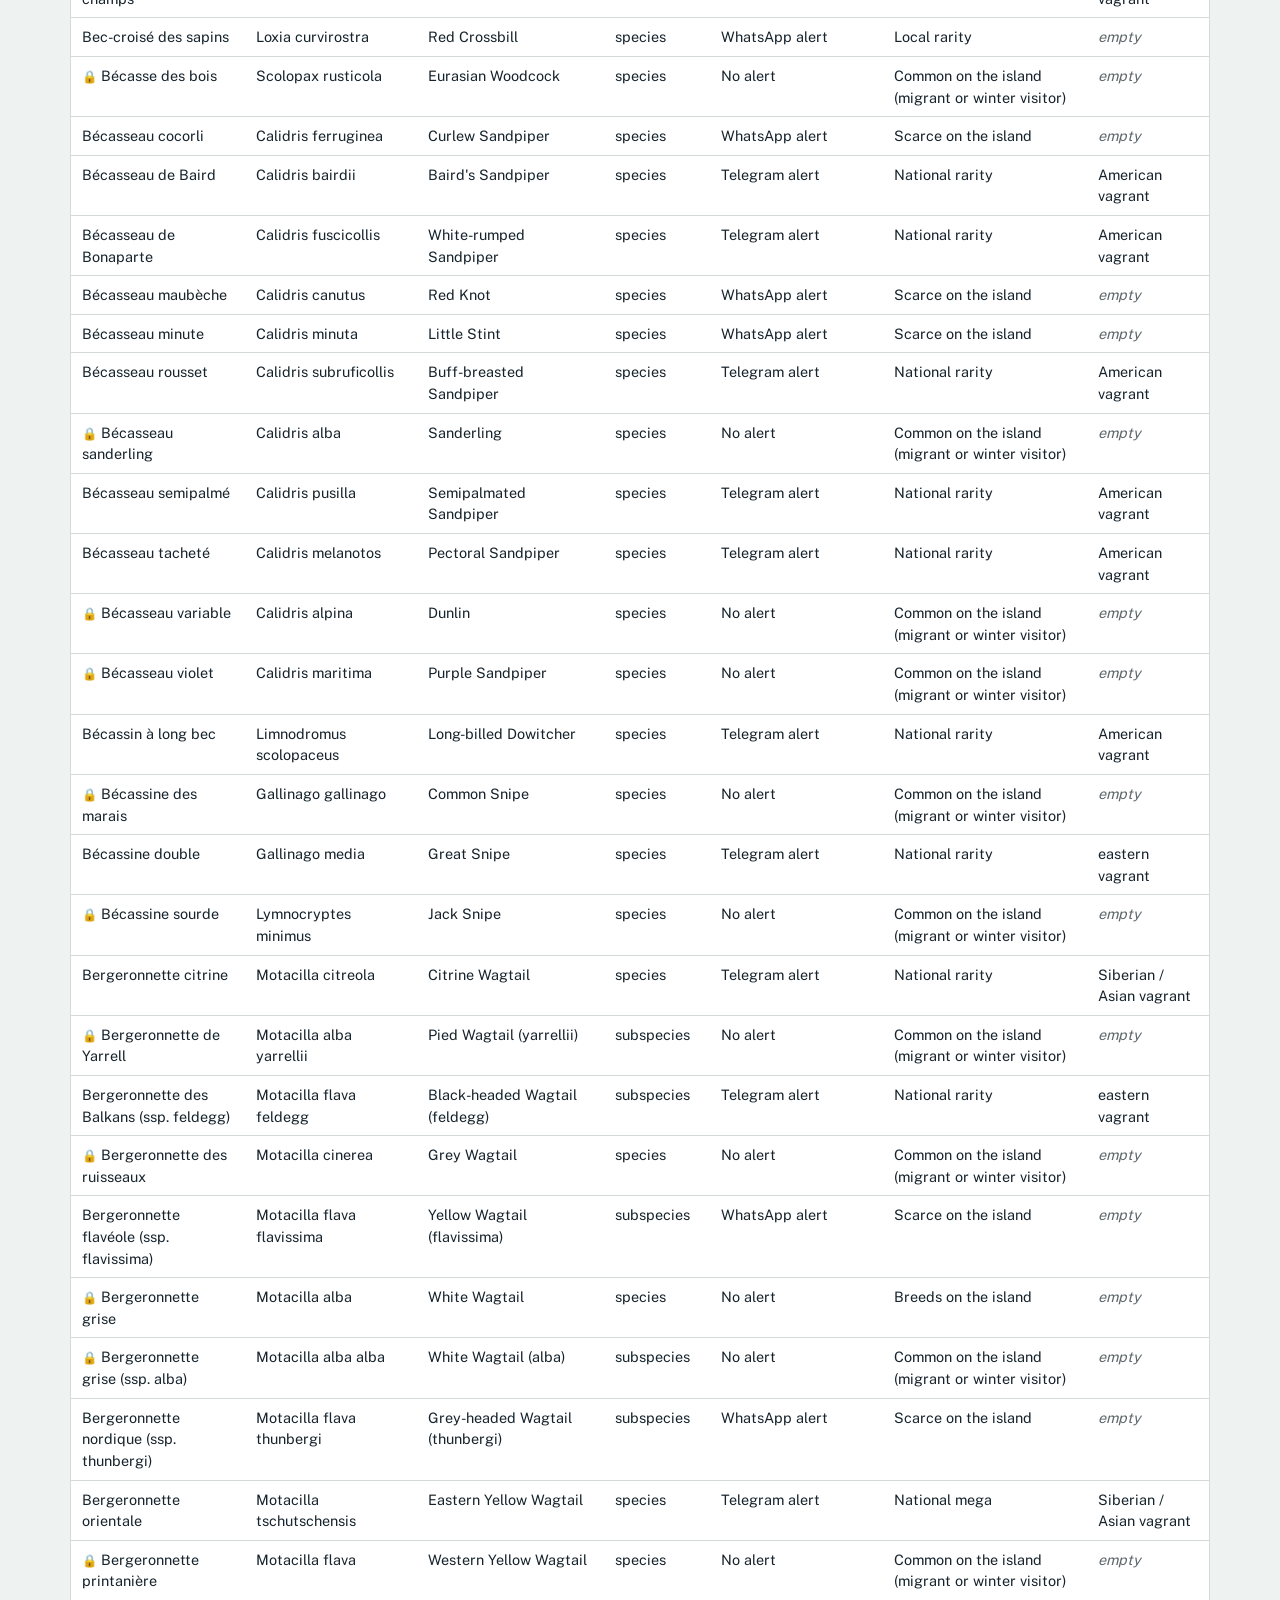
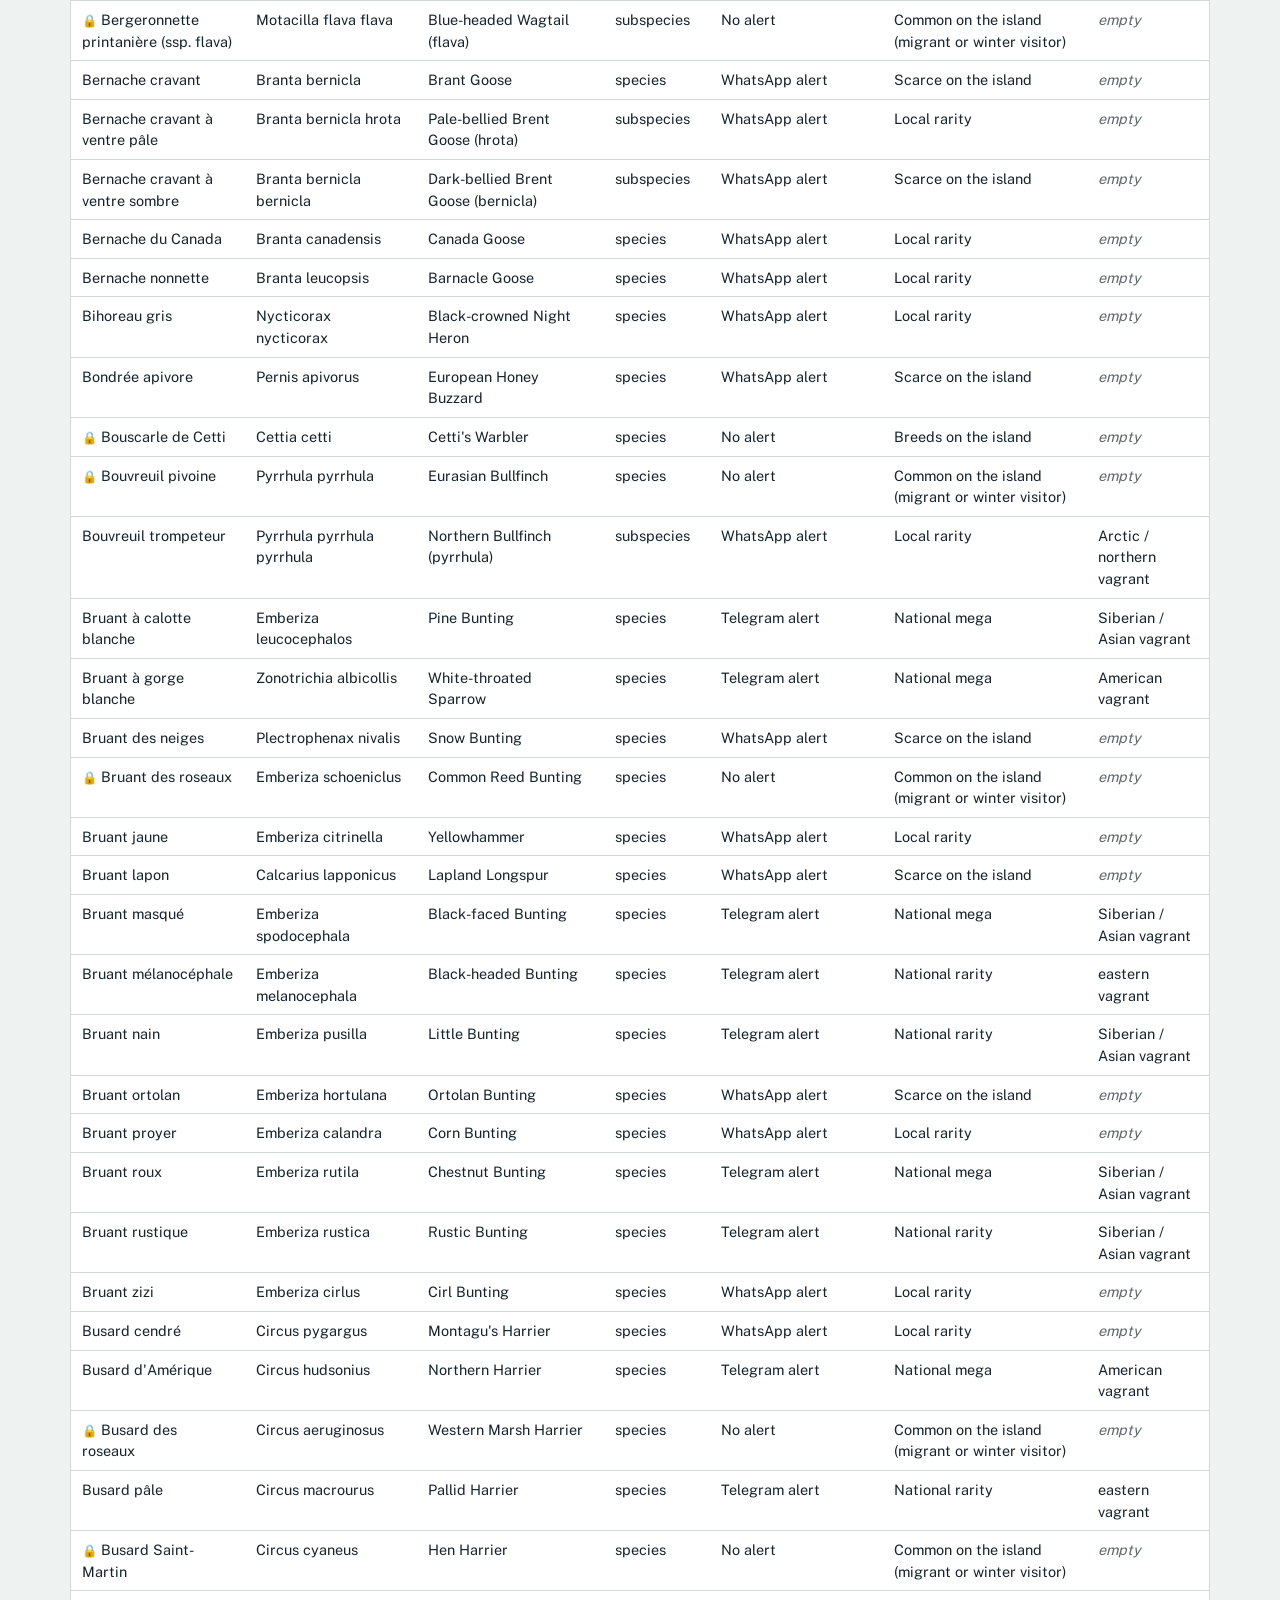
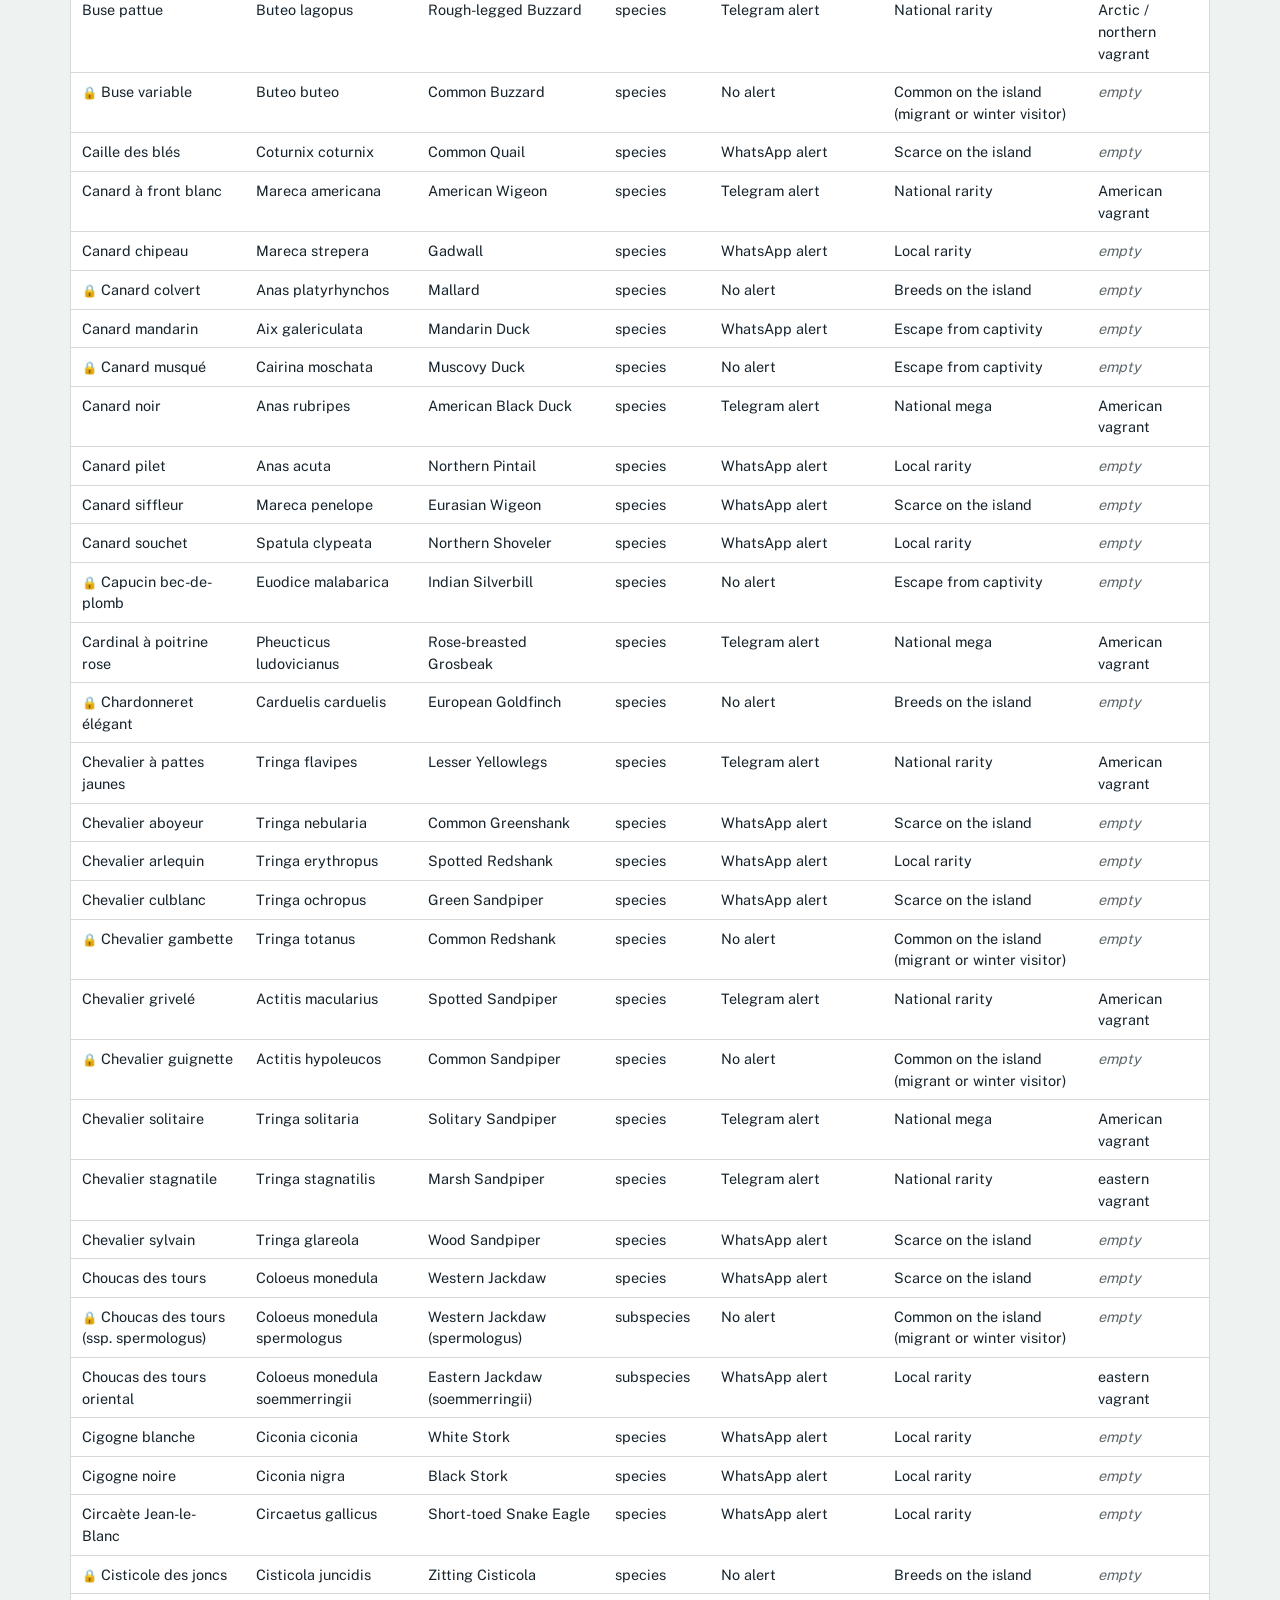
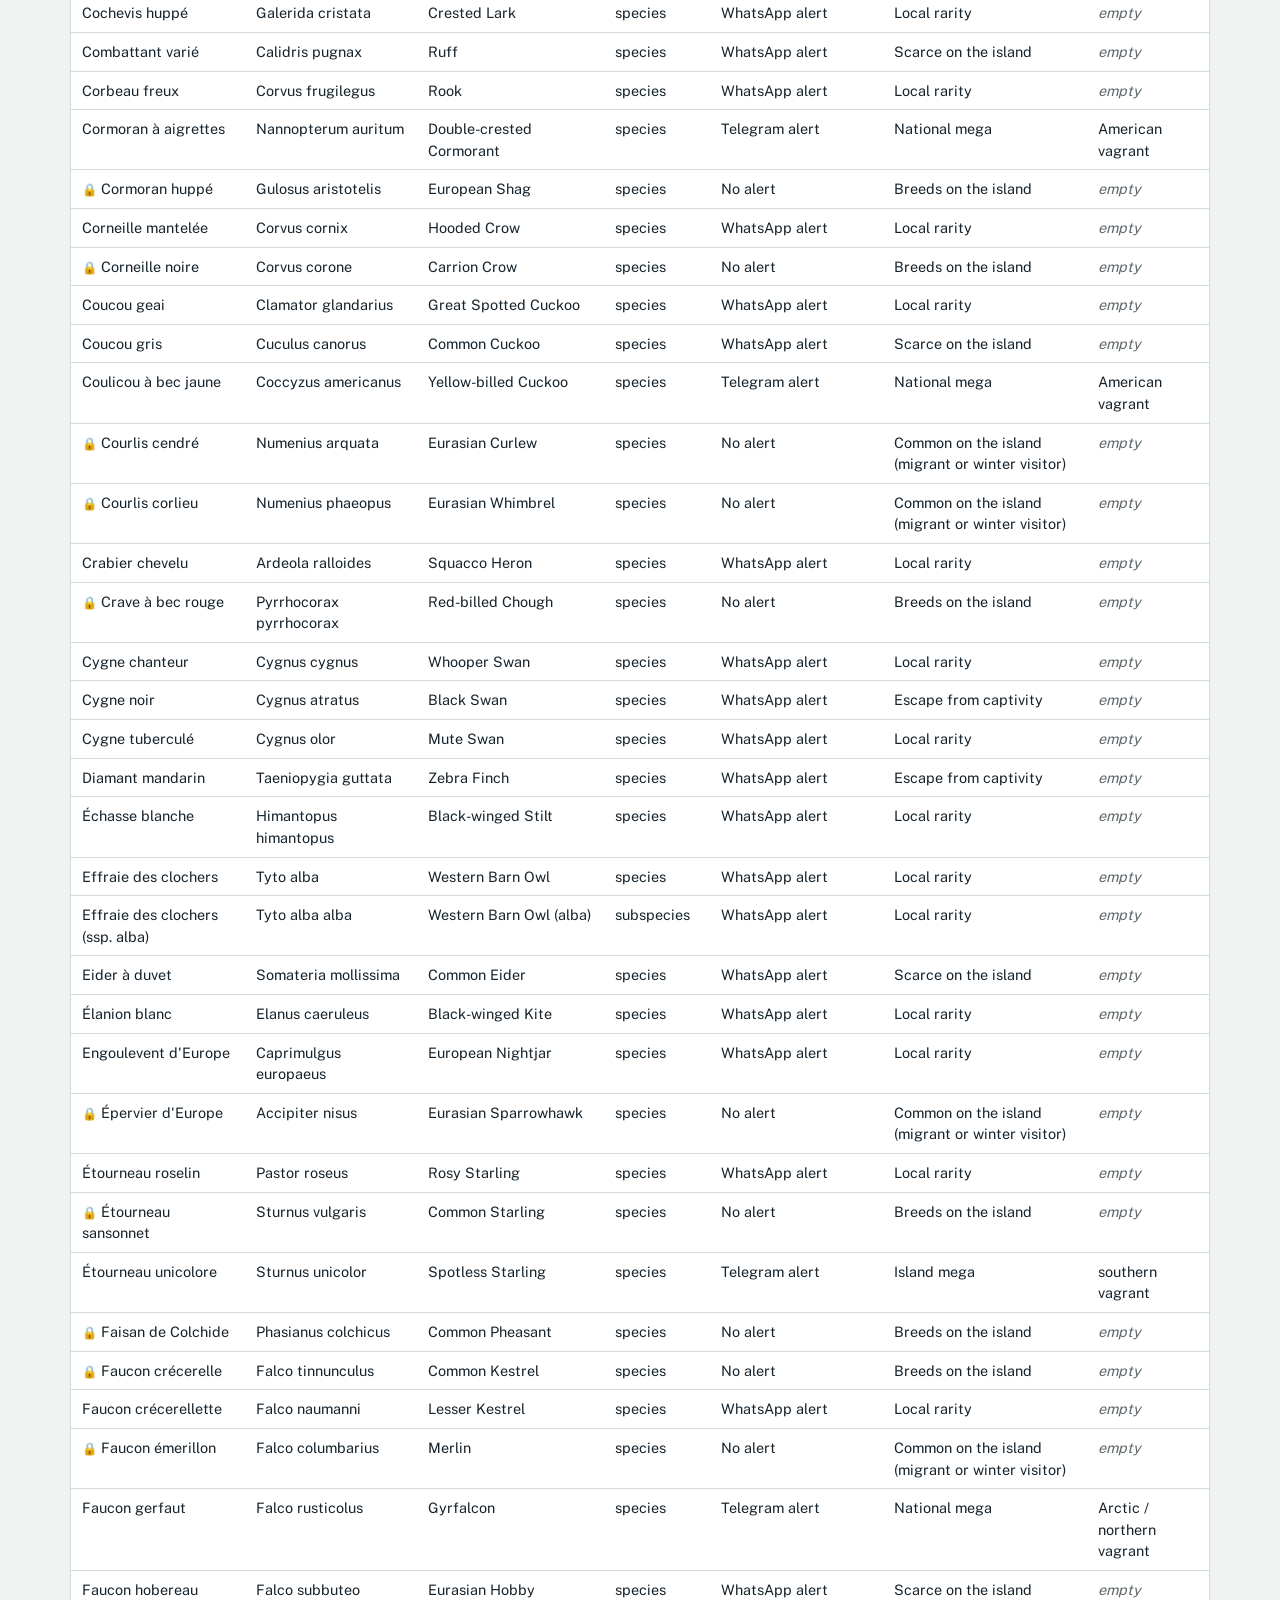
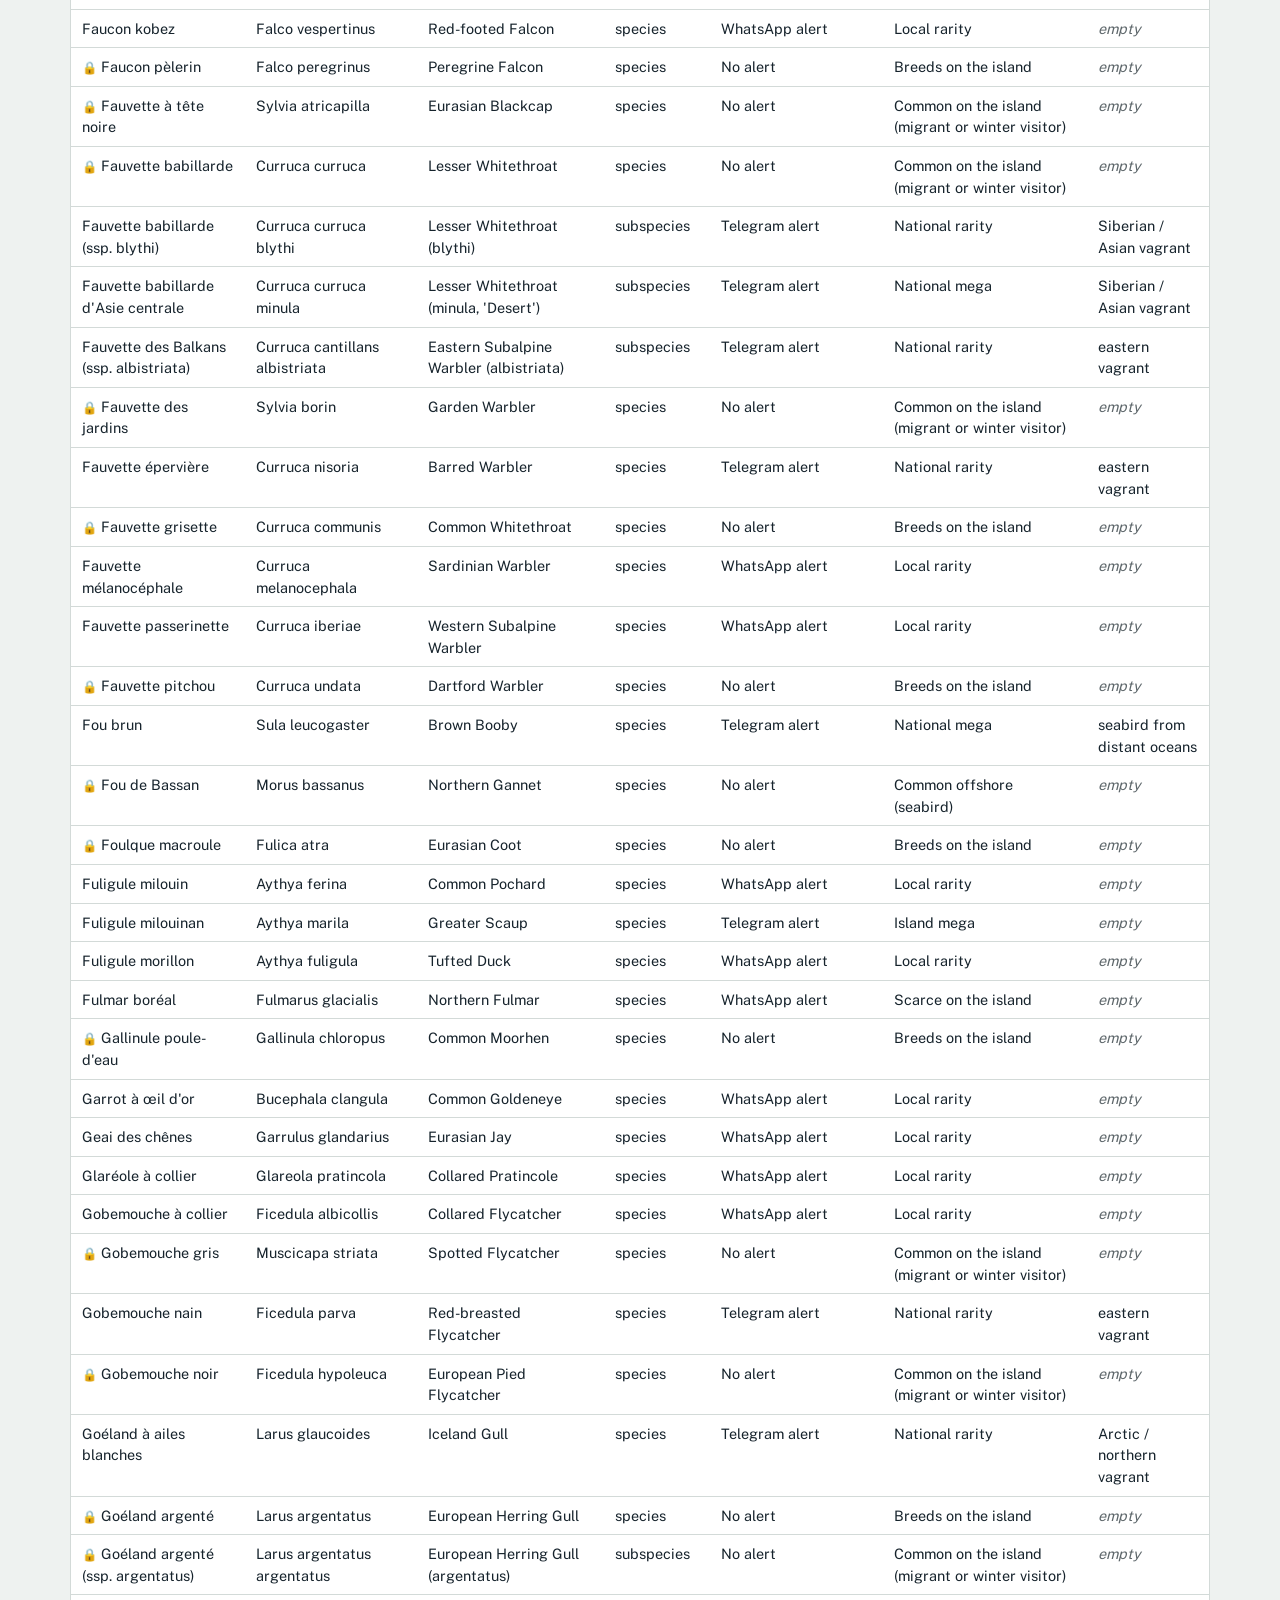
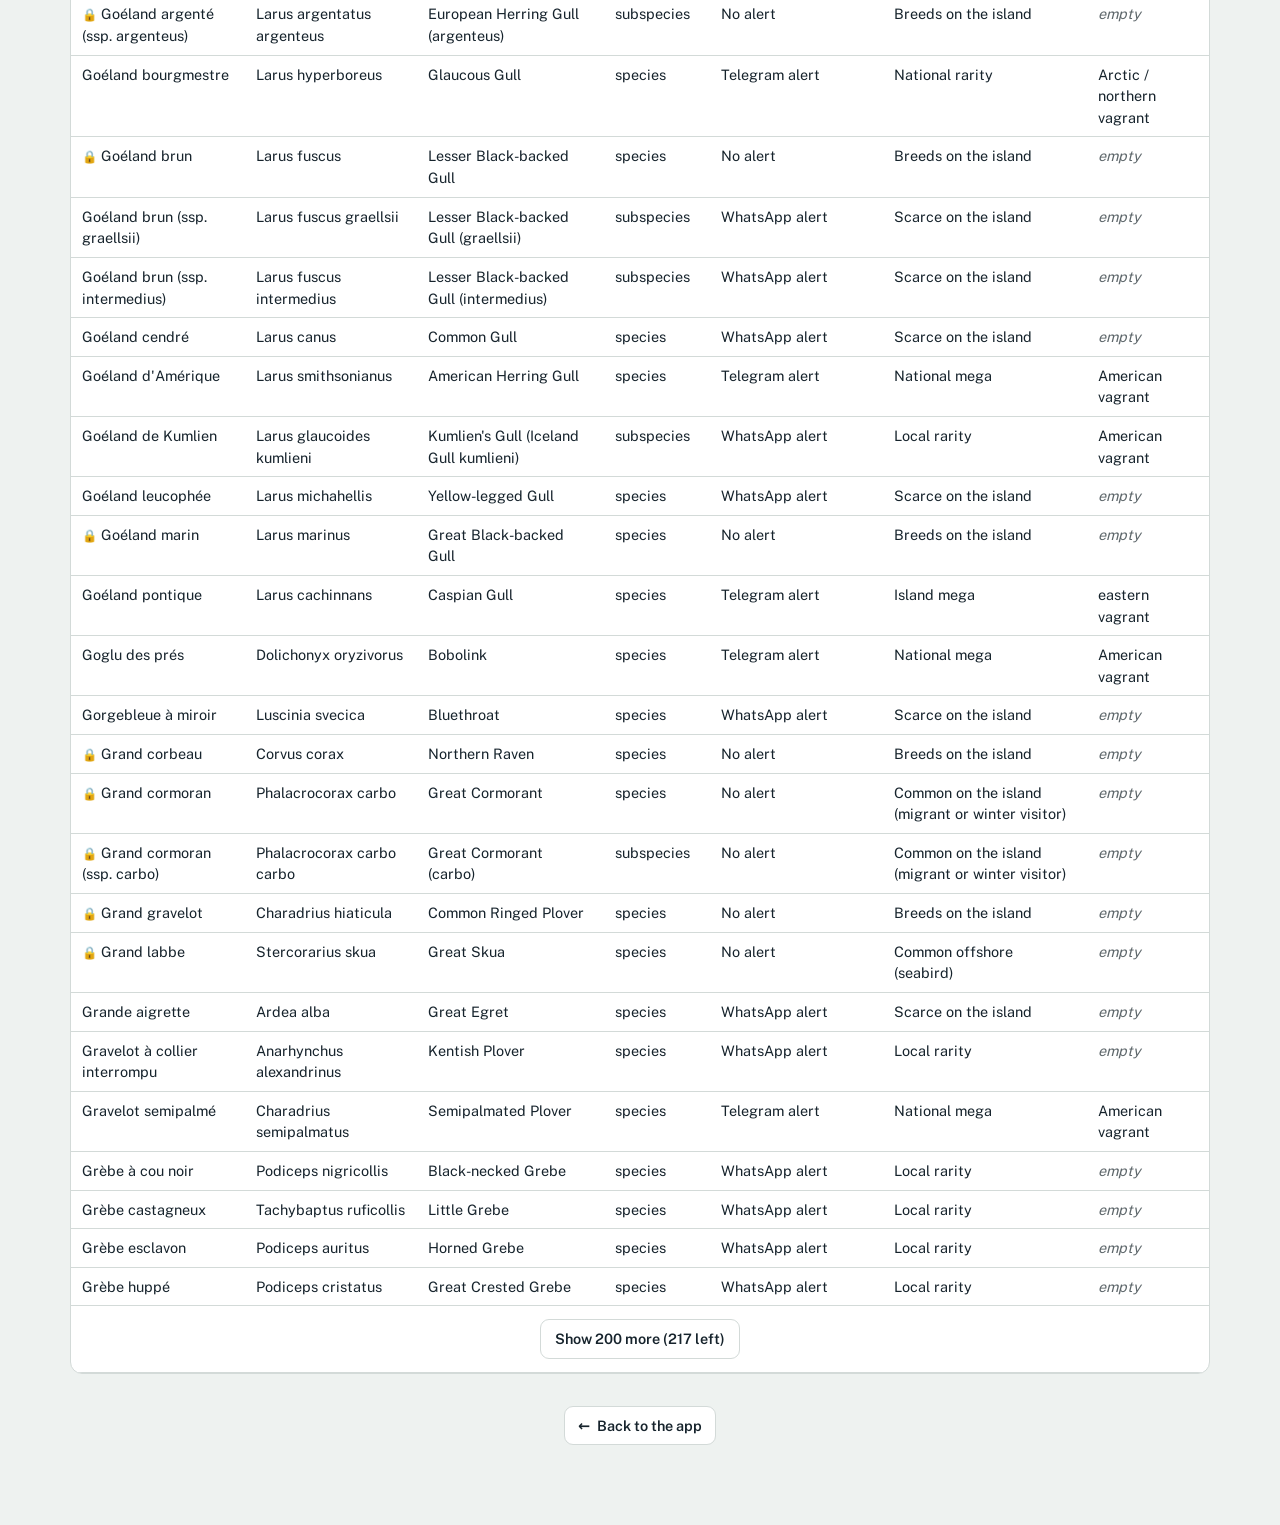
<file: editeur.html>
<!DOCTYPE html>
<html lang="fr" class="has-menu">
<head>
<meta charset="utf-8">
<!-- Sécurité : scripts de l'éditeur uniquement (les deux scripts intégrés sont autorisés par leur empreinte : à recalculer s'ils changent, voir README) ; connexions limitées à GitHub et iNaturalist -->
<meta http-equiv="Content-Security-Policy" content="default-src 'self'; script-src 'self' 'sha256-6v26MpxMBIZoiMpGUM14toNbRLeE5vGMSC7c61XvzZo=' 'sha256-DOkpP79NgkkDLzb90ZOWJv4fp+gMUgtjFPUpHB3ZksM=' https://aurelphotog.github.io; style-src 'self' 'unsafe-inline' https://aurelphotog.github.io; img-src 'self' data: blob: https://aurelphotog.github.io; font-src 'self' https://aurelphotog.github.io; connect-src 'self' https://api.github.com https://api.inaturalist.org https://api.open-meteo.com; object-src 'none'; base-uri 'none'; form-action 'none'">
<meta name="viewport" content="width=device-width, initial-scale=1, viewport-fit=cover">
<title>Éditeur de listes · Oiseaux d'Ouessant</title>
<meta name="robots" content="noindex">
<link rel="icon" href="https://aurelphotog.github.io/ouessant-birds/favicon.svg" type="image/svg+xml">
<script>// Secours : un fichier introuvable (éditeur ouvert seul) est repris sur le site en ligne. Et l'éditeur refuse de s'afficher dans le cadre d'un autre site (clickjacking).
if (window.top !== window.self) { document.documentElement.style.display = 'none'; try { window.top.location = window.location.href; } catch (_) {} }
document.addEventListener('error', function (e) { var t = e.target, f = t && t.getAttribute && t.getAttribute('data-secours'); if (!f) { if (t && t.hasAttribute && t.hasAttribute('data-retirer')) t.remove(); return; } t.removeAttribute('data-secours'); if (t.tagName === 'LINK') t.href = f; else t.src = f; }, true);</script>
<link rel="stylesheet" href="css/polices.css" data-secours="https://aurelphotog.github.io/ouessant-birds/css/polices.css">
<link rel="stylesheet" href="css/commun.css" data-secours="https://aurelphotog.github.io/ouessant-birds/css/commun.css">
<link rel="stylesheet" href="css/menu.css" data-secours="https://aurelphotog.github.io/ouessant-birds/css/menu.css">
<link rel="stylesheet" href="css/phare.css" data-secours="https://aurelphotog.github.io/ouessant-birds/css/phare.css">
<link rel="stylesheet" href="css/editeur.css" data-secours="https://aurelphotog.github.io/ouessant-birds/css/editeur.css">

</head>
<body>
<div class="wrap">
  <header>
    <!-- bouton ☰ et phare : écrits ici pour être là dès l'affichage (js/menu.js et js/phare.js les font fonctionner) -->
    <button type="button" class="menu-btn" id="menuBtn" aria-expanded="false" aria-controls="menu" aria-label="Menu" title="Menu" data-notr><svg width="22" height="22" viewBox="0 0 24 24" fill="none" stroke="currentColor" stroke-width="2.2" stroke-linecap="round" aria-hidden="true"><path d="M4 7h16M4 12h16M4 17h16"/></svg></button>
    <div class="phare-wrap" data-notr>
      <button type="button" class="phare-btn" id="phareBtn" aria-expanded="false" aria-controls="pharePanel" aria-label="Météo et canaux" title="Météo et canaux"><img class="phare" src="phare_creach.svg" alt="" width="56" height="131" data-secours="https://aurelphotog.github.io/ouessant-birds/phare_creach.svg"><span class="wind-pill" id="windPill" hidden></span></button>
      <div id="pharePanel" class="phare-panel" hidden></div>
    </div>
    <div class="intro">
      <h1>Éditeur de listes</h1>
      <p class="sub">Cherche un oiseau ou un lieu-dit, corrige-le ou ajoutes-en un, puis envoie ta proposition.</p>
    </div>
    <div class="tools">
      <div class="lang" role="group" aria-label="Langue / Language">
        <button type="button" data-lang="fr" aria-pressed="true">FR</button>
        <button type="button" data-lang="en" aria-pressed="false">EN</button>
      </div>
    </div>
  </header>

  <nav class="tabs" role="tablist" aria-label="Choix de la liste">
    <button type="button" role="tab" aria-selected="false" data-list="oiseaux">Oiseaux</button>
    <button type="button" role="tab" aria-selected="false" data-list="lieux">Lieux</button>
  </nav>

  <!-- 1. Accueil -->
  <section id="importView">
    <div class="or">
      <button type="button" class="btn" id="resumeBtn" hidden>Reprendre le brouillon</button>
      <span class="count" id="resumeInfo"></span>
    </div>
    <p class="gh-key" id="ghKeyInfo"></p>
    <p class="msg bad" id="importMsg" role="alert"></p>
  </section>

  <!-- 2. Édition -->
  <section id="editView" class="hidden">
    <div class="bar">
      <div class="file">
        <span class="count" id="countInfo"></span>
        <span id="changeInfo"></span>
      </div>
      <div class="tools">
        <input type="search" id="search" class="grow" placeholder="Rechercher dans tous les champs…" aria-label="Rechercher" autocomplete="off">
        <button type="button" class="btn" id="addBtn">+ Ajouter une entrée</button>
        <button type="button" class="btn hidden" id="pasteLinesBtn">Coller des lignes</button>
        <a class="btn hidden" id="adminLink" href="admin.html">Administration</a>
        <button type="button" class="btn primary" id="proposeBtn">Envoyer ma proposition</button>
        <button type="button" class="btn primary" id="ghSaveBtn">Enregistrer sur GitHub</button>
        <button type="button" class="btn ghost" id="keyBtn" data-key>Clé Admin</button>
      </div>
      <div class="filters" id="filters"></div>
    </div>

    <div class="panel visit hidden" id="visitBanner">
      <p><span id="visitText"></span> <a href="index.html">Revenir à l’appli</a></p>
    </div>

    <div class="panel hidden" id="pastePanel">
      <h2>Coller des lignes JSON</h2>
      <p class="help">Colle une ou plusieurs lignes : la colonne « Ligne JSON » de ton Google Sheet, ou un fichier de modifications reçu par e-mail (les lignes « // » sont ignorées, les suppressions sont prises en compte). Si une entrée porte déjà la même valeur de <select id="keyField" style="width:auto;display:inline-block;padding:.15rem .4rem"></select>, elle sera remplacée, sinon elle sera ajoutée.</p>
      <textarea id="pasteLines" rows="5" placeholder='{"nom":"Pern","carres":["B9"],"lat":48.44833,"lon":-5.14056,"precision_m":25,"verifie":true}'></textarea>
      <div class="actions"><button type="button" class="btn" id="pasteCheck">Vérifier</button><button type="button" class="btn primary" id="pasteApply" disabled>Appliquer</button><span class="sep"></span><button type="button" class="btn ghost" id="pasteClose">Fermer</button></div>
      <p class="msg" id="pasteMsg"></p>
      <div class="preview" id="pastePreview"></div>
    </div>

    <div class="panel hidden" id="ghPanel">
      <h2>Enregistrer sur GitHub</h2>
      <p class="help" id="ghTarget"></p>
      <label class="gh-lab">Message du commit <span style="font-weight:400">(1re ligne : résumé ; en dessous : le détail des modifications)</span><textarea id="ghMsg" rows="8" spellcheck="false"></textarea></label>
      <div class="actions"><button type="button" class="btn primary" id="ghCommit">Enregistrer sur GitHub</button><span class="sep"></span><button type="button" class="btn ghost" id="ghClose">Fermer</button></div>
      <p class="msg" id="ghMsgOut" aria-live="polite"></p>
    </div>

    <div class="panel hidden" id="keyPanel">
      <h2>Clé d'accès GitHub</h2>
      <p class="help">Pour enregistrer dans le dépôt <b>AureLPhotog/ouessant-birds</b>, l'éditeur a besoin d'un jeton d'accès personnel « à granularité fine », limité à ce dépôt, avec la permission <b>Contents : lecture et écriture</b>. Par défaut, il n'est gardé que dans cet onglet et oublié à sa fermeture. <a href="https://github.com/settings/personal-access-tokens/new" target="_blank" rel="noopener">Créer un jeton sur GitHub</a></p>
      <label class="gh-lab">Jeton<input type="password" id="ghToken" autocomplete="off" spellcheck="false" placeholder="github_pat_…"></label>
      <label class="remember"><input type="checkbox" id="ghRemember"> Mémoriser la clé sur cet appareil</label>
      <p class="help small">À cocher seulement sur un appareil personnel. Non cochée, la clé reste dans cet onglet et disparaît à sa fermeture : aucune autre page ne peut la récupérer ensuite.</p>
      <div class="actions"><button type="button" class="btn primary" id="keySave">Vérifier et enregistrer</button><button type="button" class="btn danger" id="keyForget">Oublier la clé</button><span class="sep"></span><button type="button" class="btn ghost" id="keyClose">Fermer</button></div>
      <p class="msg" id="keyMsg" aria-live="polite"></p>
    </div>

    <div class="tablewrap"><table id="table"><thead></thead><tbody></tbody></table></div>
  </section>
  <p class="back"><a class="btn" href="index.html"><span aria-hidden="true">←</span> <span>Revenir à l’appli</span></a></p>
</div>
<button type="button" class="admin-badge" id="adminBadge" data-key title="Clé Admin active : la gérer ou l’oublier" hidden>🔑 Mode admin</button>
<div class="toast hidden" id="toast" role="status"></div>

<script>
// Charge les scripts partagés depuis le dossier de l'éditeur, ou depuis le site en ligne s'il est ouvert seul
(function(){
  const SITE = 'https://aurelphotog.github.io/ouessant-birds/', files = ['js/version.js', 'js/textes.js', 'js/noms.js', 'js/carte.js', 'js/historique.js', 'js/editeur-langue.js', 'js/menu.js', 'js/phare.js', 'js/editeur.js'];
  (function next(i, web){
    if (i >= files.length) return;
    const s = document.createElement('script'); s.src = (web ? SITE : '') + files[i] + '?t=' + Math.floor(Date.now() / 60000);   // ?t= : une nouvelle version de l'éditeur est prise en compte en moins d'une minute (sans lui, le navigateur peut garder l'ancienne ~10 min)
    s.onload = () => next(i + 1, web);
    s.onerror = () => { s.remove(); if (!web) next(i, true); };
    document.body.appendChild(s);
  })(0, false);
})();
</script>
</body>
</html>
</file>
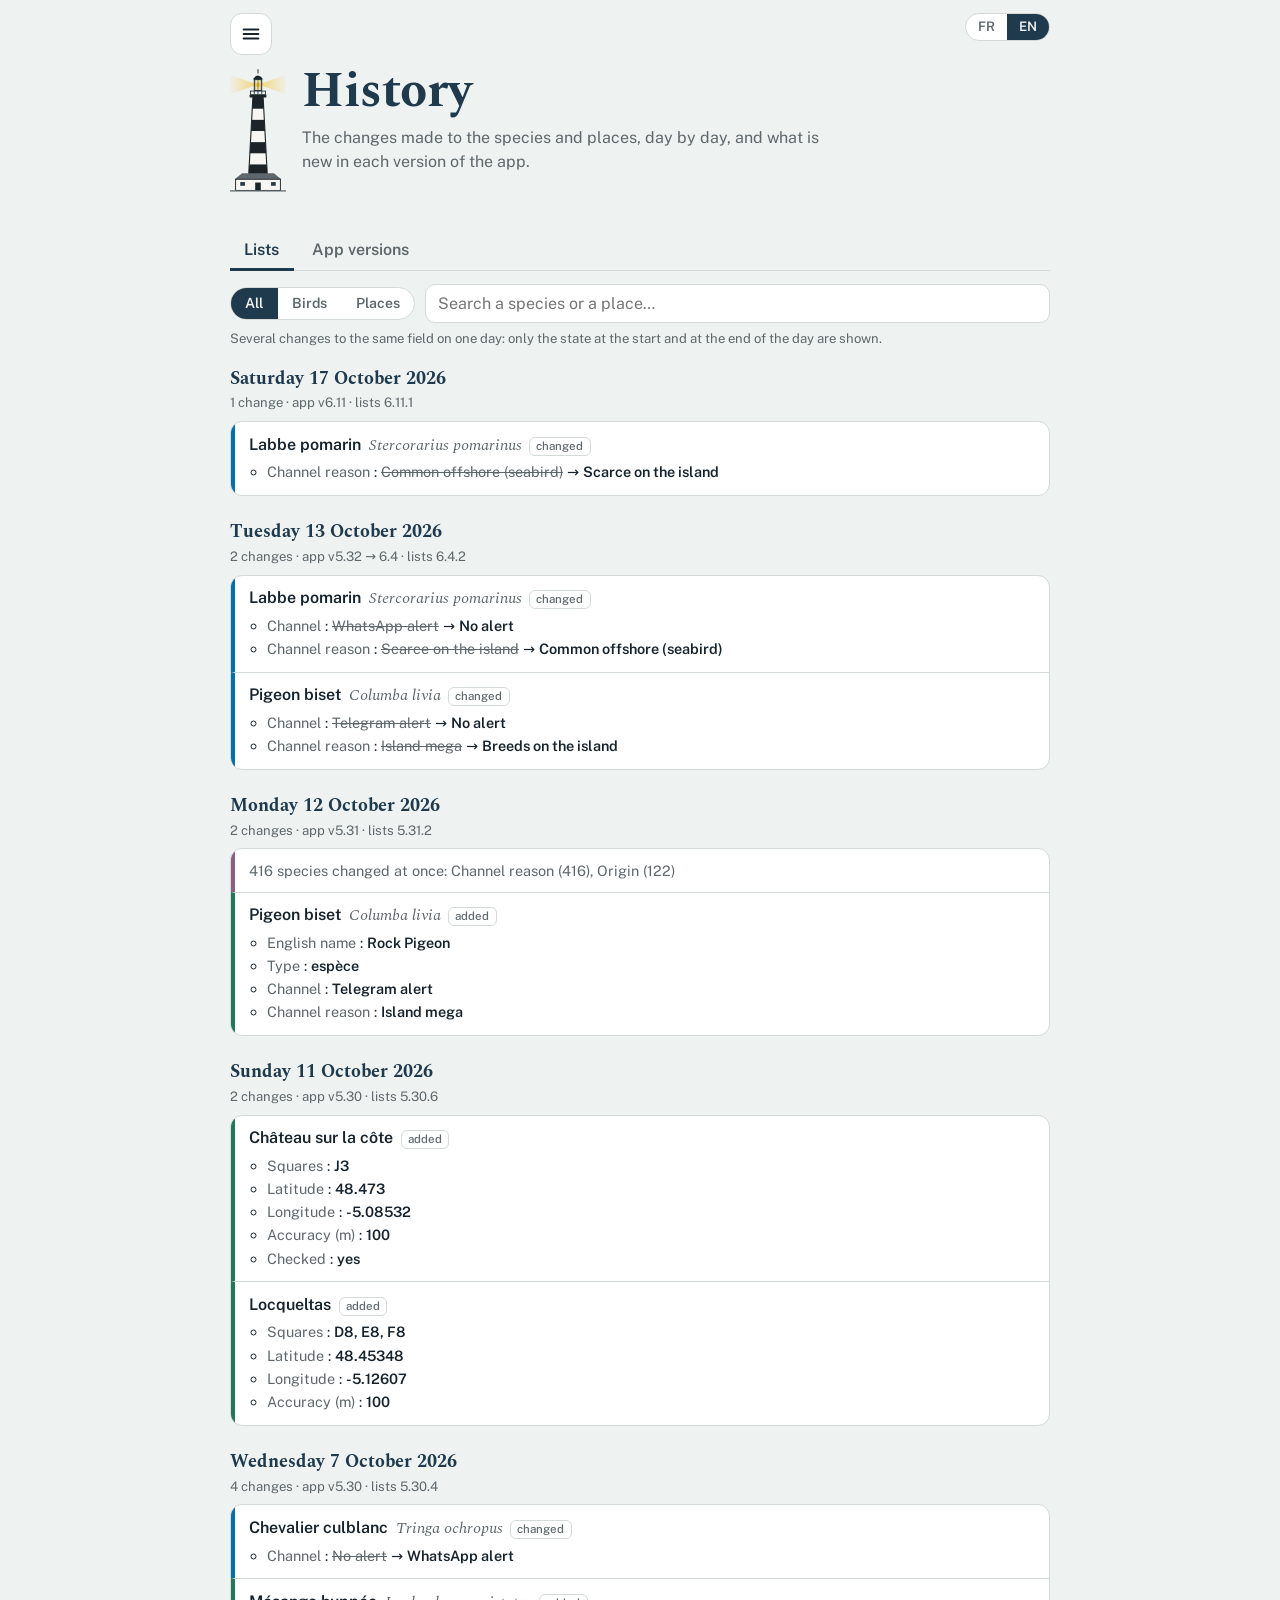
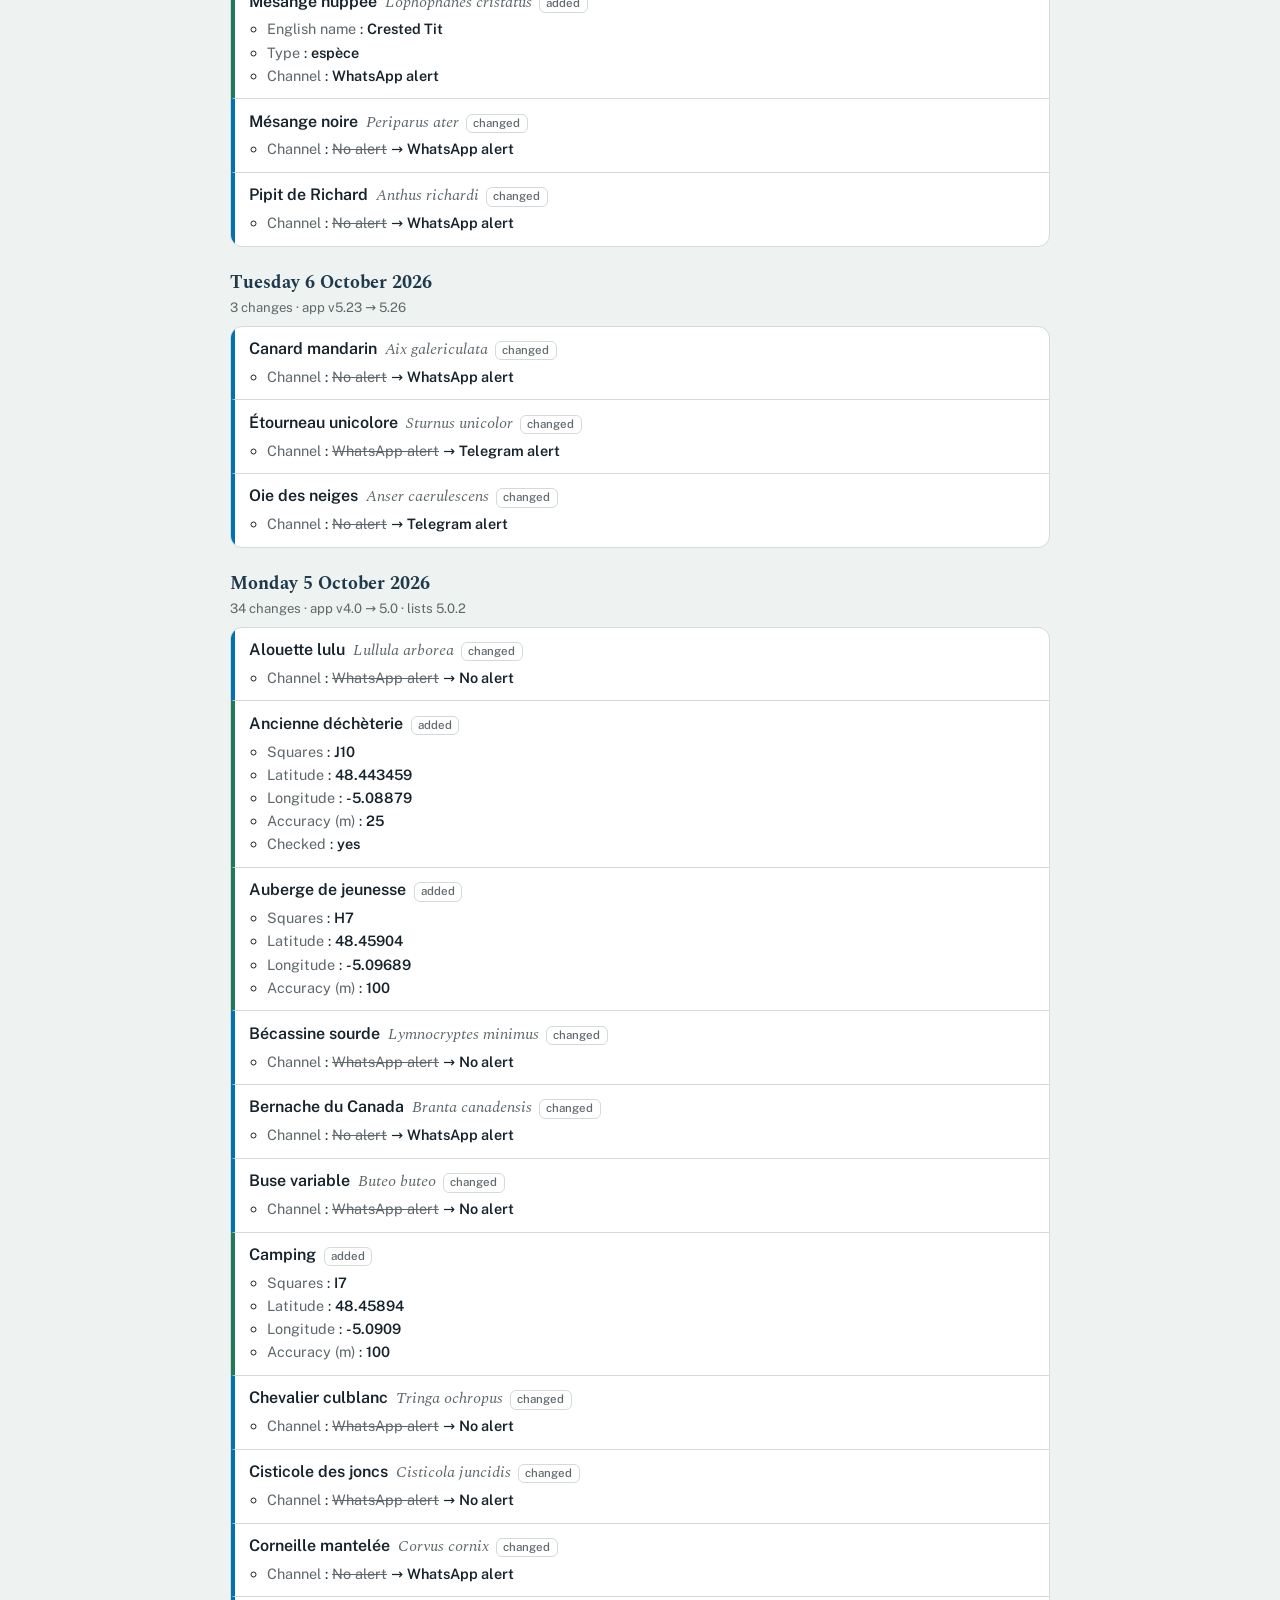
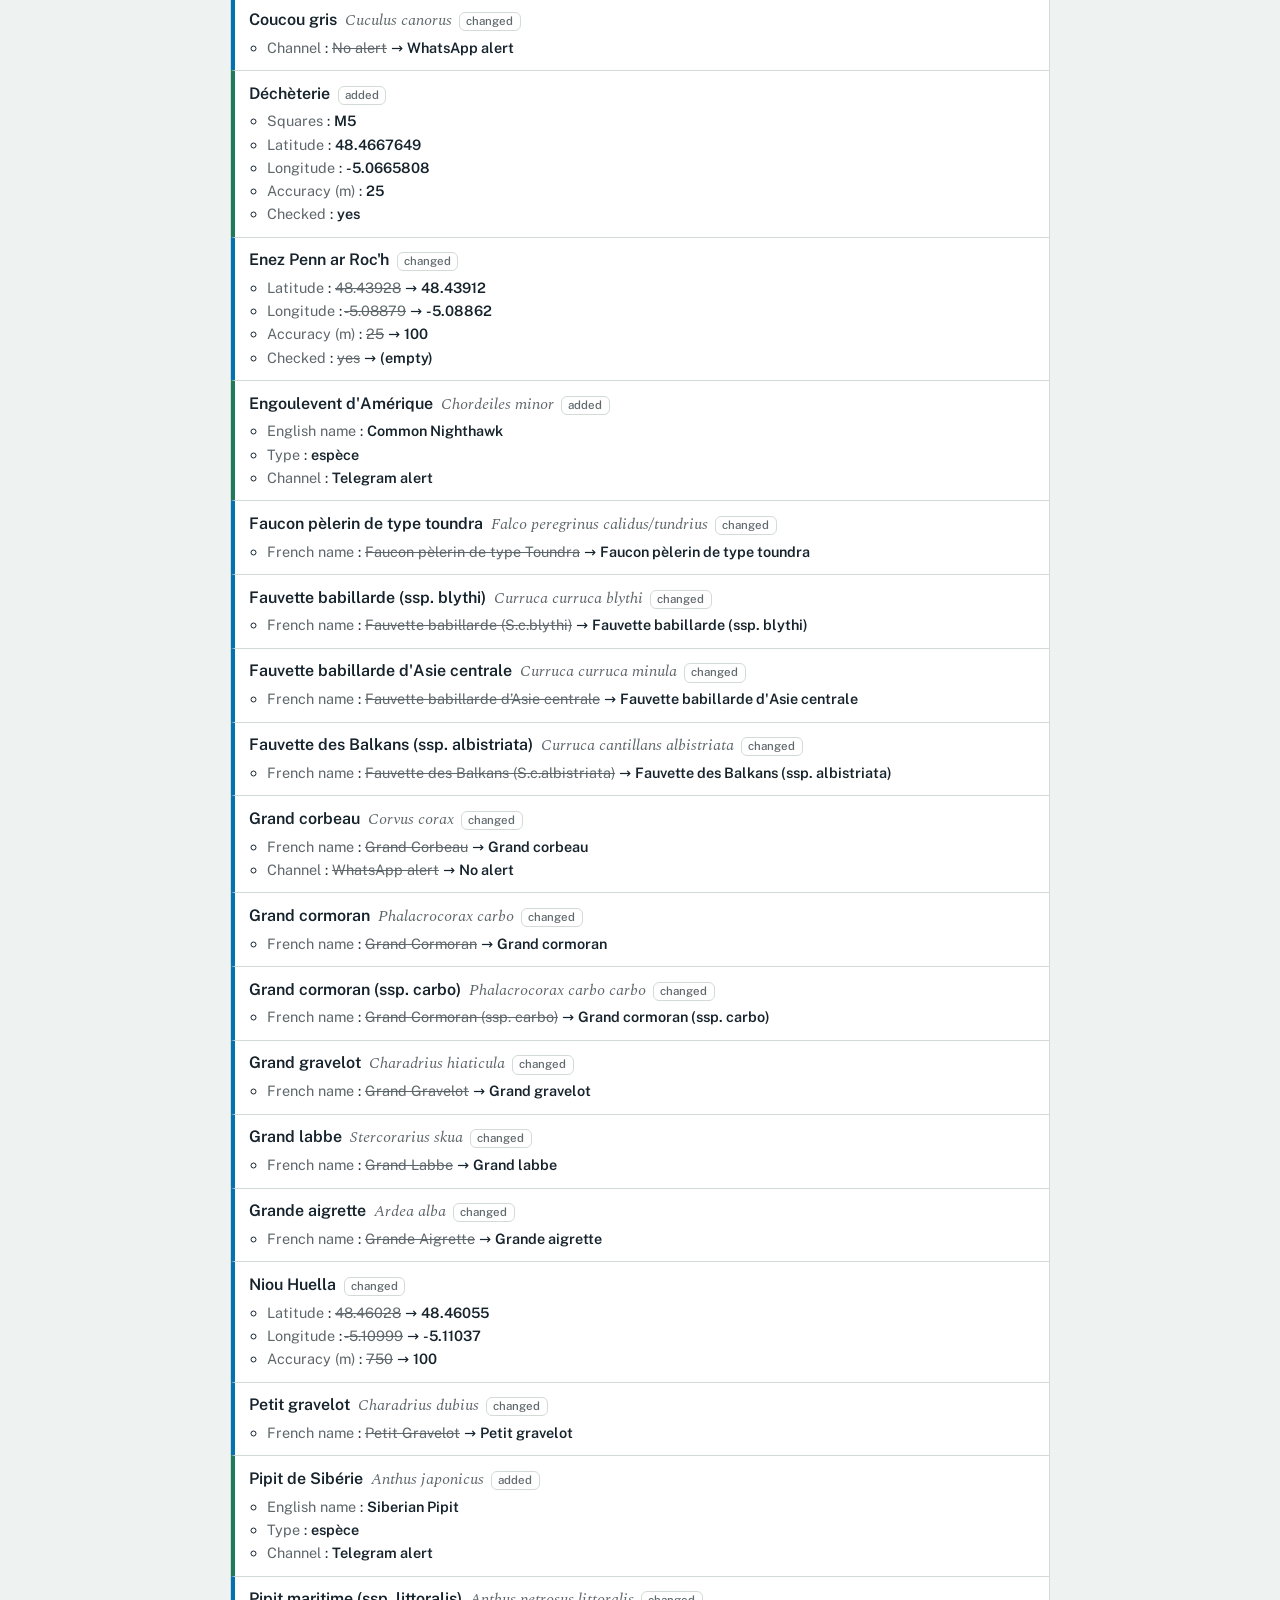
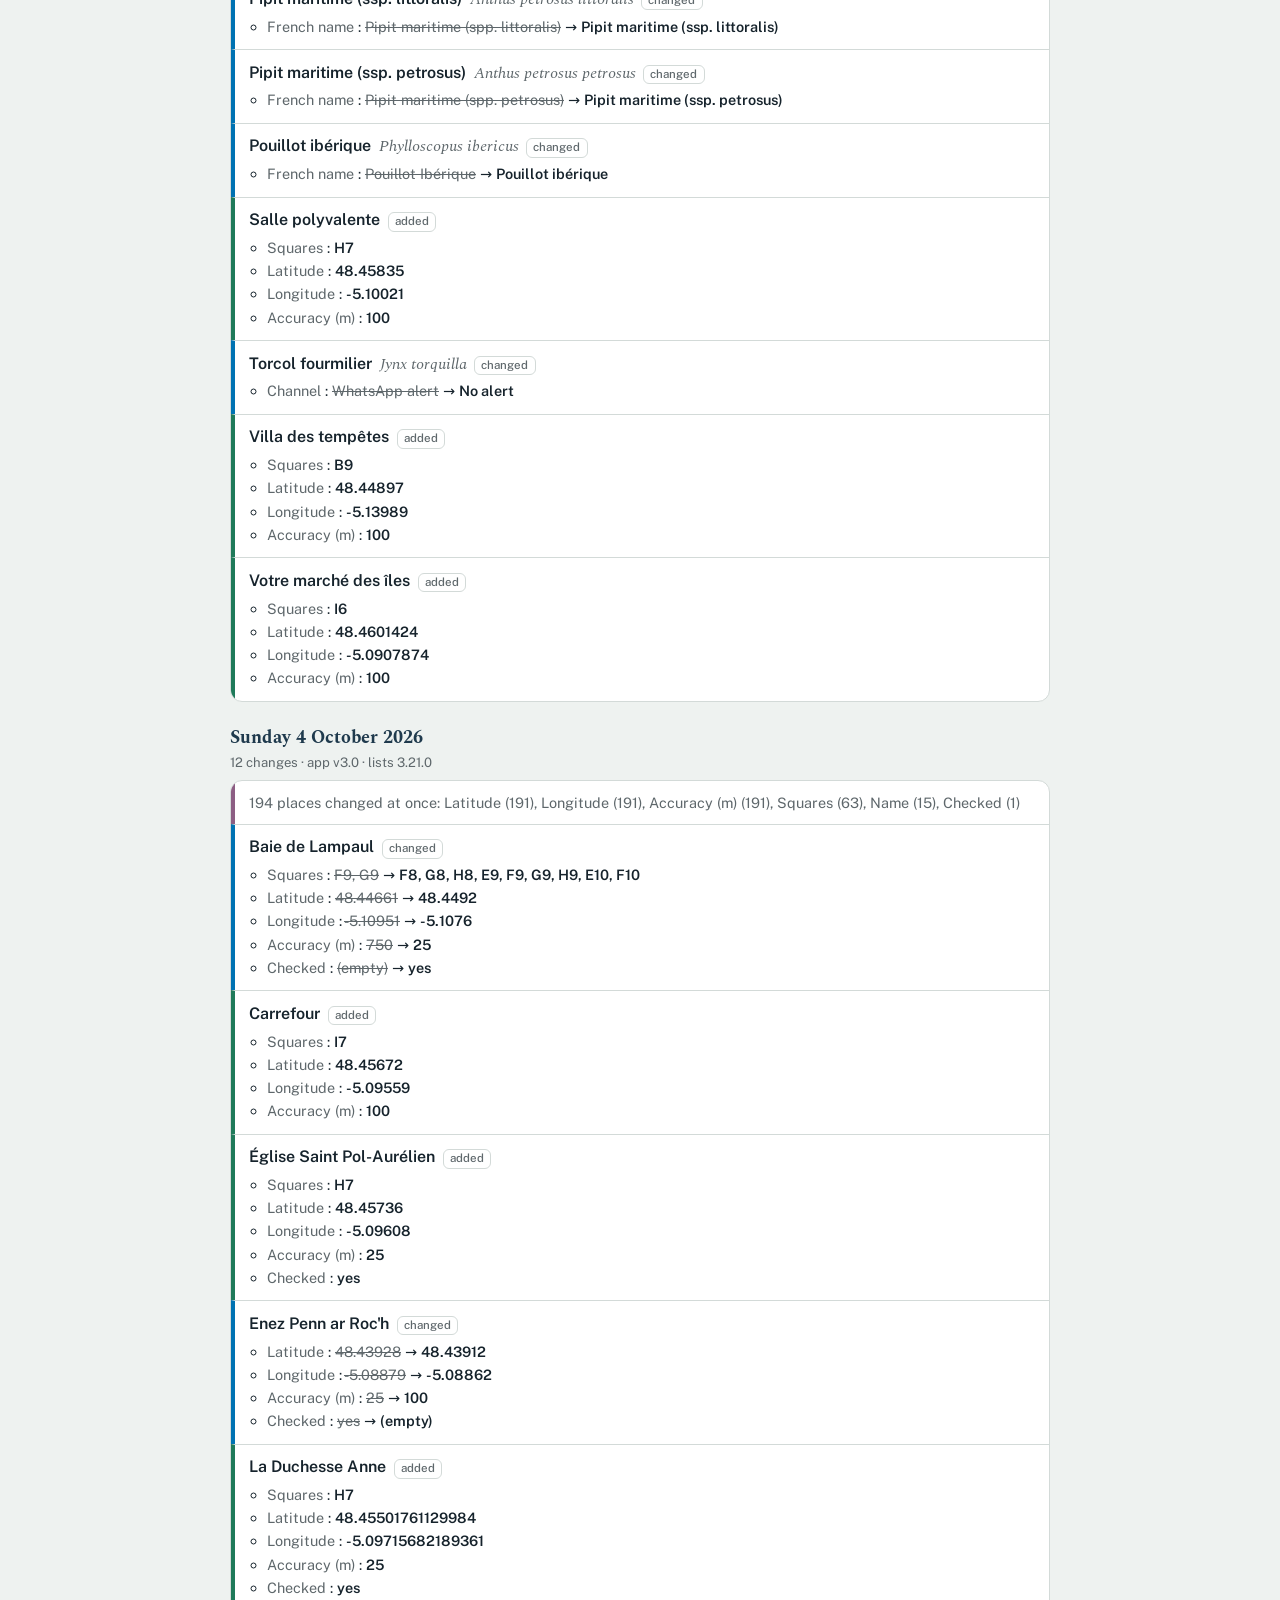
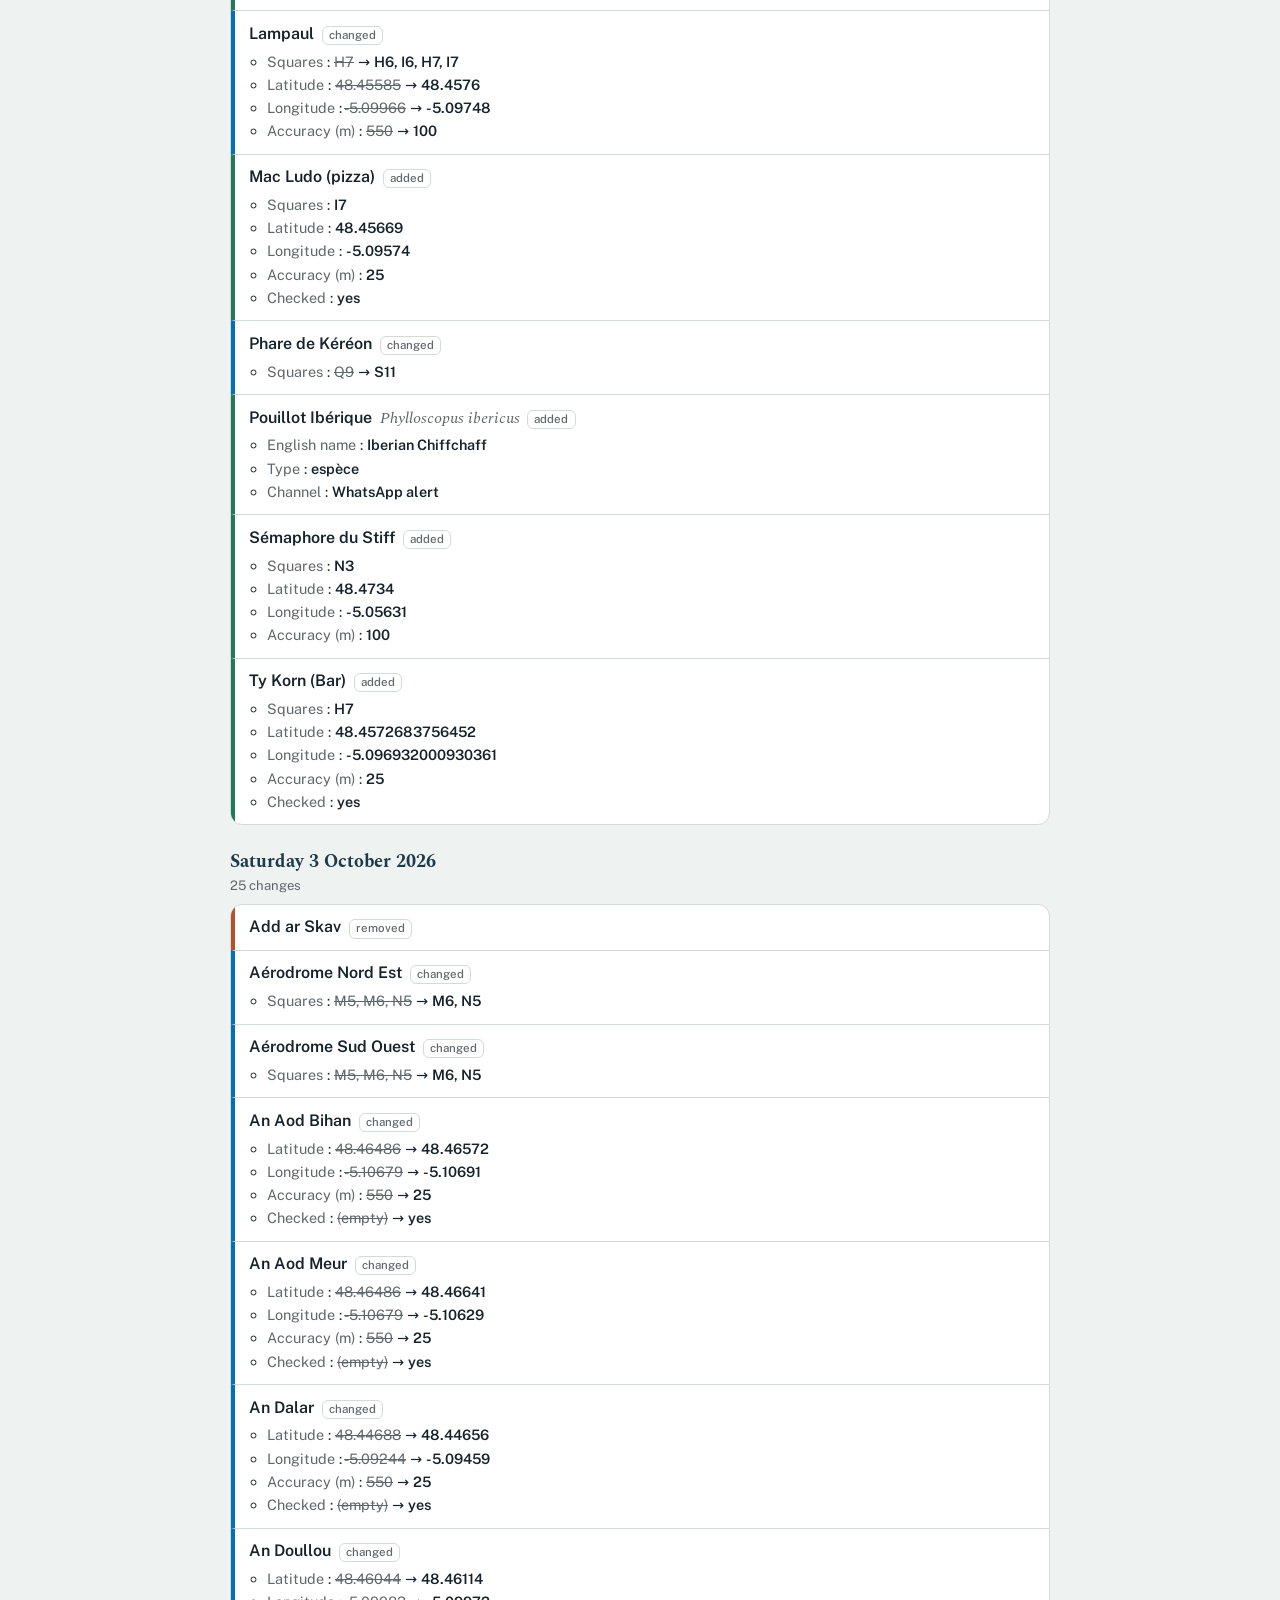
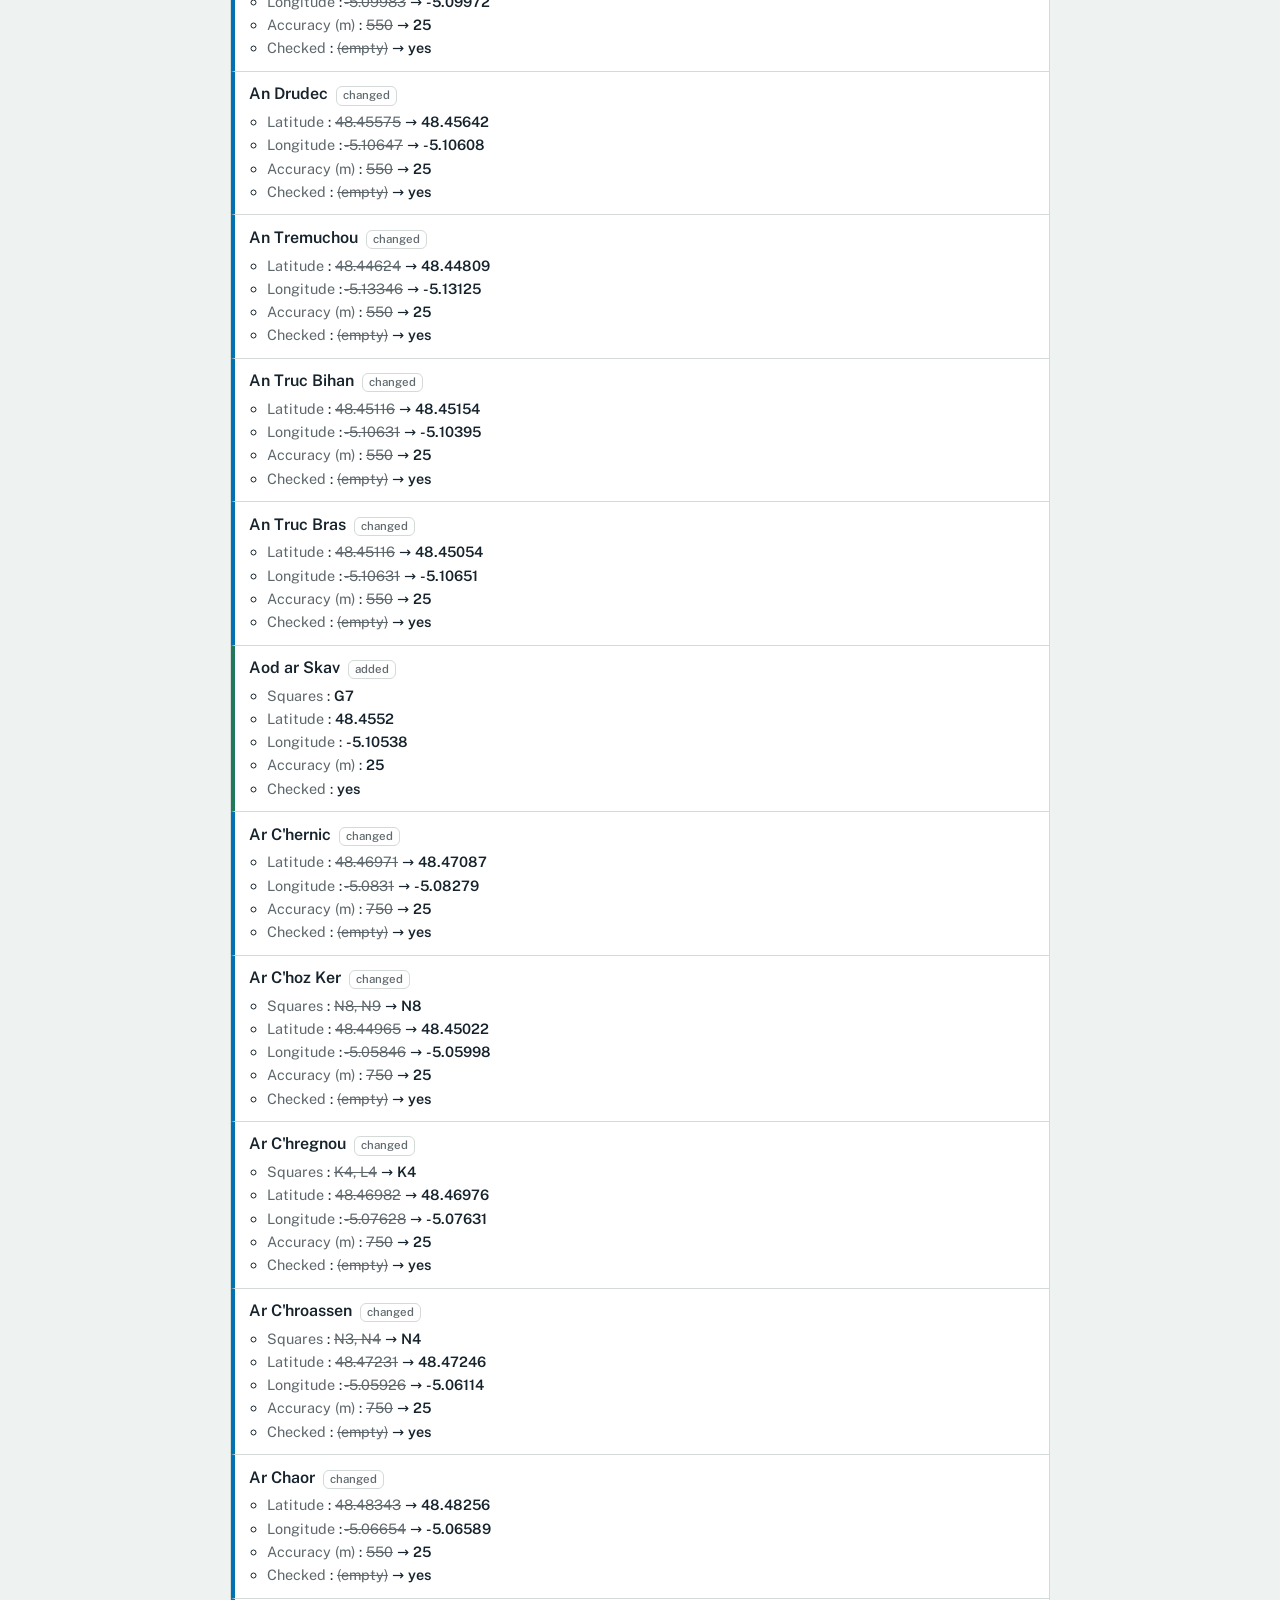
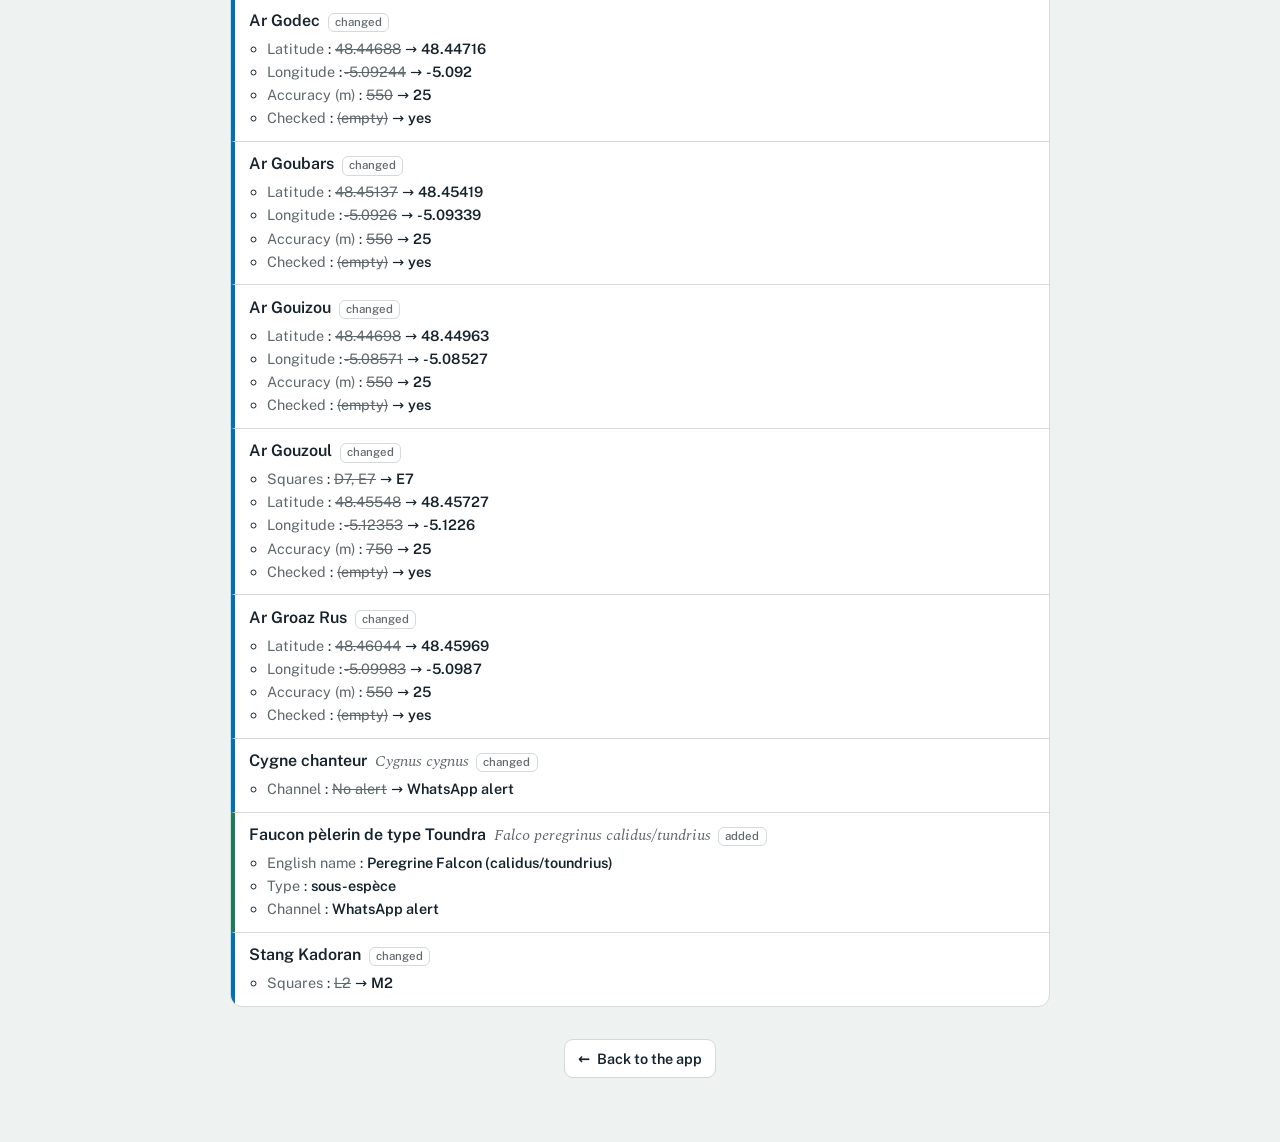
<file: historique.html>
<!DOCTYPE html>
<html lang="fr" class="has-menu">
<head>
<meta charset="utf-8">
<!-- Page publique, en lecture seule : lit historique.json sur le site, rien n'est envoyé -->
<meta http-equiv="Content-Security-Policy" content="default-src 'self'; script-src 'self'; style-src 'self' 'unsafe-inline'; img-src 'self' data:; font-src 'self'; connect-src 'self' https://api.open-meteo.com; object-src 'none'; base-uri 'none'; form-action 'none'">
<meta name="viewport" content="width=device-width, initial-scale=1, viewport-fit=cover">
<title>Historique · Oiseaux d'Ouessant</title>
<meta name="description" content="Tous les changements apportés aux espèces et aux lieux-dits de l'appli Oiseaux d'Ouessant, jour par jour.">
<link rel="icon" href="favicon.svg" type="image/svg+xml">
<link rel="stylesheet" href="css/polices.css">
<link rel="stylesheet" href="css/commun.css">
<link rel="stylesheet" href="css/menu.css">
<link rel="stylesheet" href="css/phare.css">
<link rel="stylesheet" href="css/historique.css">
</head>
<body>
<div class="wrap">
  <header>
    <!-- bouton ☰ et phare : écrits ici pour être là dès l'affichage (js/menu.js et js/phare.js les font fonctionner) -->
    <button type="button" class="menu-btn" id="menuBtn" aria-expanded="false" aria-controls="menu" aria-label="Menu" title="Menu" data-notr><svg width="22" height="22" viewBox="0 0 24 24" fill="none" stroke="currentColor" stroke-width="2.2" stroke-linecap="round" aria-hidden="true"><path d="M4 7h16M4 12h16M4 17h16"/></svg></button>
    <div class="phare-wrap" data-notr>
      <button type="button" class="phare-btn" id="phareBtn" aria-expanded="false" aria-controls="pharePanel" aria-label="Météo et canaux" title="Météo et canaux"><img class="phare" src="phare_creach.svg" alt="" width="56" height="131"><span class="wind-pill" id="windPill" hidden></span></button>
      <div id="pharePanel" class="phare-panel" hidden></div>
    </div>
    <div class="intro">
      <h1 data-t="title">Historique</h1>
      <p class="sub" data-t="sub">Les changements apportés aux espèces et aux lieux-dits, jour par jour, et les nouveautés de chaque version de l’appli.</p>
    </div>
    <div class="hist-lang" role="group" aria-label="Langue / Language">
      <button type="button" data-lang="fr" aria-pressed="true">FR</button>
      <button type="button" data-lang="en" aria-pressed="false">EN</button>
    </div>
  </header>

  <nav class="hist-views" role="tablist" aria-label="Historique">
    <button type="button" role="tab" data-view="listes" aria-selected="true" data-t="tabLists">Listes</button>
    <button type="button" role="tab" data-view="versions" aria-selected="false" data-t="tabVersions">Versions de l’appli</button>
  </nav>
  <div class="hist-bar">
    <div class="hist-tabs" role="group" aria-label="Liste">
      <button type="button" data-f="" aria-pressed="true" data-t="all">Tout</button>
      <button type="button" data-f="ouessant_birds.json" aria-pressed="false" data-t="birds">Oiseaux</button>
      <button type="button" data-f="lieux_ouessant.json" aria-pressed="false" data-t="places">Lieux-dits</button>
    </div>
    <input type="search" id="histQ" autocomplete="off" spellcheck="false" data-t-ph="search" placeholder="Chercher une espèce ou un lieu-dit…" aria-label="Chercher une espèce ou un lieu-dit">
  </div>
  <p class="hist-note" data-t="note">Plusieurs changements d’un même champ dans la journée : seuls l’état du début et celui de la fin de journée sont montrés.</p>
  <div id="histList" aria-live="polite"></div>

  <p class="back"><a class="btn" href="index.html"><span aria-hidden="true">←</span> <span data-t="back">Revenir à l’appli</span></a></p>
</div>
<script src="js/version.js"></script>
<script src="js/textes.js"></script>
<script src="js/historique.js"></script>
<script src="js/historique-page.js"></script>
<script src="js/menu.js"></script>
<script src="js/phare.js"></script>
</body>
</html>
</file>
<file: css/polices.css>
/* Polices hébergées avec l'appli (plus de requête vers Google Fonts : vie privée, hors ligne, sécurité).
   Spectral et Public Sans, licence SIL Open Font License 1.1 (voir polices/LICENCES.txt). */
@font-face {
  font-family: 'Spectral';
  font-style: normal;
  font-display: swap;
  font-weight: 500;
  src: url(../polices/spectral-latin-ext-500-normal.woff2) format("woff2");
  unicode-range: U+0100-02BA,U+02BD-02C5,U+02C7-02CC,U+02CE-02D7,U+02DD-02FF,U+0304,U+0308,U+0329,U+1D00-1DBF,U+1E00-1E9F,U+1EF2-1EFF,U+2020,U+20A0-20AB,U+20AD-20C0,U+2113,U+2C60-2C7F,U+A720-A7FF;
}
@font-face {
  font-family: 'Spectral';
  font-style: normal;
  font-display: swap;
  font-weight: 500;
  src: url(../polices/spectral-latin-500-normal.woff2) format("woff2");
  unicode-range: U+0000-00FF,U+0131,U+0152-0153,U+02BB-02BC,U+02C6,U+02DA,U+02DC,U+0304,U+0308,U+0329,U+2000-206F,U+20AC,U+2122,U+2191,U+2193,U+2212,U+2215,U+FEFF,U+FFFD;
}
@font-face {
  font-family: 'Spectral';
  font-style: normal;
  font-display: swap;
  font-weight: 700;
  src: url(../polices/spectral-latin-ext-700-normal.woff2) format("woff2");
  unicode-range: U+0100-02BA,U+02BD-02C5,U+02C7-02CC,U+02CE-02D7,U+02DD-02FF,U+0304,U+0308,U+0329,U+1D00-1DBF,U+1E00-1E9F,U+1EF2-1EFF,U+2020,U+20A0-20AB,U+20AD-20C0,U+2113,U+2C60-2C7F,U+A720-A7FF;
}
@font-face {
  font-family: 'Spectral';
  font-style: normal;
  font-display: swap;
  font-weight: 700;
  src: url(../polices/spectral-latin-700-normal.woff2) format("woff2");
  unicode-range: U+0000-00FF,U+0131,U+0152-0153,U+02BB-02BC,U+02C6,U+02DA,U+02DC,U+0304,U+0308,U+0329,U+2000-206F,U+20AC,U+2122,U+2191,U+2193,U+2212,U+2215,U+FEFF,U+FFFD;
}
@font-face {
  font-family: 'Spectral';
  font-style: italic;
  font-display: swap;
  font-weight: 400;
  src: url(../polices/spectral-latin-ext-400-italic.woff2) format("woff2");
  unicode-range: U+0100-02BA,U+02BD-02C5,U+02C7-02CC,U+02CE-02D7,U+02DD-02FF,U+0304,U+0308,U+0329,U+1D00-1DBF,U+1E00-1E9F,U+1EF2-1EFF,U+2020,U+20A0-20AB,U+20AD-20C0,U+2113,U+2C60-2C7F,U+A720-A7FF;
}
@font-face {
  font-family: 'Spectral';
  font-style: italic;
  font-display: swap;
  font-weight: 400;
  src: url(../polices/spectral-latin-400-italic.woff2) format("woff2");
  unicode-range: U+0000-00FF,U+0131,U+0152-0153,U+02BB-02BC,U+02C6,U+02DA,U+02DC,U+0304,U+0308,U+0329,U+2000-206F,U+20AC,U+2122,U+2191,U+2193,U+2212,U+2215,U+FEFF,U+FFFD;
}
@font-face {
  font-family: 'Spectral';
  font-style: italic;
  font-display: swap;
  font-weight: 500;
  src: url(../polices/spectral-latin-ext-500-italic.woff2) format("woff2");
  unicode-range: U+0100-02BA,U+02BD-02C5,U+02C7-02CC,U+02CE-02D7,U+02DD-02FF,U+0304,U+0308,U+0329,U+1D00-1DBF,U+1E00-1E9F,U+1EF2-1EFF,U+2020,U+20A0-20AB,U+20AD-20C0,U+2113,U+2C60-2C7F,U+A720-A7FF;
}
@font-face {
  font-family: 'Spectral';
  font-style: italic;
  font-display: swap;
  font-weight: 500;
  src: url(../polices/spectral-latin-500-italic.woff2) format("woff2");
  unicode-range: U+0000-00FF,U+0131,U+0152-0153,U+02BB-02BC,U+02C6,U+02DA,U+02DC,U+0304,U+0308,U+0329,U+2000-206F,U+20AC,U+2122,U+2191,U+2193,U+2212,U+2215,U+FEFF,U+FFFD;
}
@font-face {
  font-family: 'Public Sans';
  font-style: normal;
  font-display: swap;
  font-weight: 400;
  src: url(../polices/public-sans-latin-ext-400-normal.woff2) format("woff2");
  unicode-range: U+0100-02BA,U+02BD-02C5,U+02C7-02CC,U+02CE-02D7,U+02DD-02FF,U+0304,U+0308,U+0329,U+1D00-1DBF,U+1E00-1E9F,U+1EF2-1EFF,U+2020,U+20A0-20AB,U+20AD-20C0,U+2113,U+2C60-2C7F,U+A720-A7FF;
}
@font-face {
  font-family: 'Public Sans';
  font-style: normal;
  font-display: swap;
  font-weight: 400;
  src: url(../polices/public-sans-latin-400-normal.woff2) format("woff2");
  unicode-range: U+0000-00FF,U+0131,U+0152-0153,U+02BB-02BC,U+02C6,U+02DA,U+02DC,U+0304,U+0308,U+0329,U+2000-206F,U+20AC,U+2122,U+2191,U+2193,U+2212,U+2215,U+FEFF,U+FFFD;
}
@font-face {
  font-family: 'Public Sans';
  font-style: normal;
  font-display: swap;
  font-weight: 500;
  src: url(../polices/public-sans-latin-ext-500-normal.woff2) format("woff2");
  unicode-range: U+0100-02BA,U+02BD-02C5,U+02C7-02CC,U+02CE-02D7,U+02DD-02FF,U+0304,U+0308,U+0329,U+1D00-1DBF,U+1E00-1E9F,U+1EF2-1EFF,U+2020,U+20A0-20AB,U+20AD-20C0,U+2113,U+2C60-2C7F,U+A720-A7FF;
}
@font-face {
  font-family: 'Public Sans';
  font-style: normal;
  font-display: swap;
  font-weight: 500;
  src: url(../polices/public-sans-latin-500-normal.woff2) format("woff2");
  unicode-range: U+0000-00FF,U+0131,U+0152-0153,U+02BB-02BC,U+02C6,U+02DA,U+02DC,U+0304,U+0308,U+0329,U+2000-206F,U+20AC,U+2122,U+2191,U+2193,U+2212,U+2215,U+FEFF,U+FFFD;
}
@font-face {
  font-family: 'Public Sans';
  font-style: normal;
  font-display: swap;
  font-weight: 600;
  src: url(../polices/public-sans-latin-ext-600-normal.woff2) format("woff2");
  unicode-range: U+0100-02BA,U+02BD-02C5,U+02C7-02CC,U+02CE-02D7,U+02DD-02FF,U+0304,U+0308,U+0329,U+1D00-1DBF,U+1E00-1E9F,U+1EF2-1EFF,U+2020,U+20A0-20AB,U+20AD-20C0,U+2113,U+2C60-2C7F,U+A720-A7FF;
}
@font-face {
  font-family: 'Public Sans';
  font-style: normal;
  font-display: swap;
  font-weight: 600;
  src: url(../polices/public-sans-latin-600-normal.woff2) format("woff2");
  unicode-range: U+0000-00FF,U+0131,U+0152-0153,U+02BB-02BC,U+02C6,U+02DA,U+02DC,U+0304,U+0308,U+0329,U+2000-206F,U+20AC,U+2122,U+2191,U+2193,U+2212,U+2215,U+FEFF,U+FFFD;
}
</file>
<file: css/commun.css>
/* Oiseaux d'Ouessant — styles communs à l'appli et à l'éditeur : couleurs (clair, sombre, daltonisme) et bases */
:root{
  --ocean:#1F3A4D; --ocean-2:#2C5168; --foam:#EEF2F0; --paper:#FFFFFF;
  --granite:#5E676B; --line:#D3DAD8; --heather:#8C5E83; --warn:#B4532A; --warn-bg:#FBEFE8;
  --ink:#16232C; --ok:#1F7A5A;
  --ok-bg:#E5F3EC; --new:#0072B2; --new-bg:#E3F0F8; --mark:#F6E7A8;
  --mono:ui-monospace, SFMono-Regular, Menlo, Consolas, monospace;
  --serif:"Spectral", Georgia, "Times New Roman", serif;
  --sans:"Public Sans", system-ui, -apple-system, "Segoe UI", Roboto, sans-serif;
  box-sizing:border-box;
  padding-top:env(safe-area-inset-top,0px);
  padding-bottom:env(safe-area-inset-bottom,0px);
}
@media (prefers-color-scheme: dark){
  :root:not([data-theme="light"]){
    --ocean:#9FC3D9; --ocean-2:#7FAAC4; --foam:#0F1B23; --paper:#16252F;
    --granite:#9AA6AB; --line:#2A3B46; --heather:#C9A1C0; --warn:#F0A07A; --warn-bg:#3A2219; --ink:#E6EEF0; --ok:#5CC497; --ok-bg:#16342A; --new:#56B4E9; --new-bg:#15303F; --mark:#5A4E1C;
  }
}
:root[data-theme="dark"]{
  --ocean:#9FC3D9; --ocean-2:#7FAAC4; --foam:#0F1B23; --paper:#16252F;
  --granite:#9AA6AB; --line:#2A3B46; --heather:#C9A1C0; --warn:#F0A07A; --warn-bg:#3A2219; --ink:#E6EEF0; --ok:#5CC497; --ok-bg:#16342A; --new:#56B4E9; --new-bg:#15303F; --mark:#5A4E1C;
}
*,*::before,*::after{box-sizing:inherit}
:root[data-cvd="1"]{--ok:#0072B2}
:root[data-cvd="1"][data-theme="dark"]{--ok:#56B4E9}
@media (prefers-color-scheme: dark){ :root[data-cvd="1"]:not([data-theme="light"]){--ok:#56B4E9} }
html{scroll-padding-top:env(safe-area-inset-top,0px)}
body{margin:0;background:var(--foam);color:var(--ink);font:400 16px/1.5 var(--sans)}

/* Mode admin (Clé Admin active) : petit repère en haut à droite de chaque page */
.admin-badge{position:absolute;z-index:20;top:calc(env(safe-area-inset-top,0px) + .3rem);right:max(.55rem,calc(50vw - var(--wrap-w,860px) / 2 + 1.25rem));display:inline-flex;align-items:center;gap:.25rem;
  padding:.12rem .5rem;border-radius:999px;background:var(--ocean);color:var(--foam);font:600 .68rem/1.3 var(--sans);letter-spacing:.02em;border:0;text-decoration:none;cursor:pointer;-webkit-tap-highlight-color:transparent}
.admin-badge:hover{background:var(--ocean-2)}
.admin-badge:focus-visible{outline:3px solid var(--heather);outline-offset:2px}
.admin-badge[hidden]{display:none}
</file>
<file: css/menu.css>
/* Oiseaux d'Ouessant — menu ☰ (appli, éditeur, historique) : bouton, panneau qui glisse depuis la gauche, voile.
   Le même sur toutes les pages, bouton écrit dans chaque page, menu construit par js/menu.js (classe .has-menu sur <html> de l'éditeur et de l'historique). */
.menu-btn{position:absolute;left:0;top:.8rem;width:42px;height:42px;display:grid;place-items:center;border:1px solid var(--line);border-radius:12px;background:var(--paper);color:var(--ink);cursor:pointer;-webkit-tap-highlight-color:transparent}
.menu-btn:hover{background:color-mix(in srgb,var(--ocean) 10%,var(--paper))}
.menu-btn:focus-visible{outline:3px solid var(--heather);outline-offset:2px}
/* Menu ☰ : panneau qui glisse depuis la gauche */
.menu-scrim{position:fixed;inset:0;z-index:60;background:rgba(10,20,26,.42)}
.menu-scrim[hidden],.menu[hidden]{display:none}
.menu{position:fixed;top:0;bottom:0;left:0;z-index:61;width:min(88vw,22rem);overflow-y:auto;overscroll-behavior:contain;background:var(--foam);box-shadow:6px 0 24px rgba(0,0,0,.25);padding:0 0 calc(1.5rem + env(safe-area-inset-bottom,0px))}
@media (prefers-reduced-motion:no-preference){ .menu:not([hidden]){animation:menu-in .18s ease-out} @keyframes menu-in{from{transform:translateX(-100%)}to{transform:none}} }
:root.menu-open{overflow:hidden}
.menu-top{position:sticky;top:0;z-index:1;display:flex;align-items:center;gap:.6rem;padding:calc(.9rem + env(safe-area-inset-top,0px)) 1rem .9rem;background:var(--foam);border-bottom:1px solid var(--line)}
.menu-top img{width:22px;height:auto}
.menu-top b{flex:1;font:700 1.12rem var(--serif);color:var(--ocean)}
.menu-x{width:38px;height:38px;display:grid;place-items:center;border:1px solid var(--line);border-radius:10px;background:var(--paper);color:var(--ink);cursor:pointer}
.menu-x:focus-visible{outline:3px solid var(--heather);outline-offset:2px}
.menu-links{list-style:none;margin:0 1rem;padding:.35rem 0;border-bottom:1px solid var(--line)}
.menu-links>li>a,.menu-links>li>button{all:unset;box-sizing:border-box;width:100%;display:flex;align-items:center;gap:.75rem;padding:.7rem .2rem;color:var(--ink);font:500 1rem var(--sans);cursor:pointer;-webkit-tap-highlight-color:transparent}
.menu-links>li>a:hover,.menu-links>li>button:hover{color:var(--ocean-2)}
.menu-links>li>a:focus-visible,.menu-links>li>button:focus-visible{outline:3px solid var(--heather);outline-offset:2px;border-radius:6px}
.menu-links>li>a svg,.menu-links>li>button svg{color:var(--granite);flex:0 0 auto}
.menu-sec{margin:0 1rem;padding:1rem 0;border-bottom:1px solid var(--line)}
.menu-sec h2{margin:0 0 .5rem;font:700 1rem var(--serif);color:var(--ocean)}
.menu-sec .seg{max-width:17rem}
.menu-foot{margin:.9rem 1rem 0;display:flex;flex-wrap:wrap;justify-content:space-between;gap:.4rem 1rem;font-size:.82rem;color:var(--granite)}
.menu-foot .link{font-size:.82rem}
/* informations légales dépliées en bas du menu ☰ */
.menu-legal{margin:.7rem 1rem 0;padding:.8rem .9rem;max-width:none;font-size:.82rem;scroll-margin-top:calc(5rem + env(safe-area-inset-top,0px))}
/* plus précis que la règle .legal de chaque page, qui le décalerait */
.menu .menu-legal{margin:.7rem 1rem 0;max-width:none}
/* petit phare du menu : fin contour clair en thème sombre */
@media (prefers-color-scheme: dark){ :root:not([data-theme="light"]) .menu-top img{filter:drop-shadow(0 0 .6px rgba(220,230,234,.95)) drop-shadow(0 0 .6px rgba(220,230,234,.95))} }
:root[data-theme="dark"] .menu-top img{filter:drop-shadow(0 0 .6px rgba(220,230,234,.95)) drop-shadow(0 0 .6px rgba(220,230,234,.95))}
/* éléments du menu, quelle que soit la page (l'appli et l'éditeur ont aussi leurs propres réglages ailleurs) */
.menu .link{background:none;border:0;padding:0;color:var(--ocean-2);text-decoration:underline;font:inherit;cursor:pointer}
.menu .legal{background:var(--paper);border:1px solid var(--line);border-radius:12px;color:var(--granite)}
.menu .legal[hidden]{display:none}
.menu .legal h2{margin:0 0 .5rem;font:700 1.05rem var(--serif);color:var(--ocean)}
.menu .legal p{margin:.5rem 0 0}
.menu .legal strong{color:var(--ink)}
.menu .legal a{color:var(--ocean-2)}
.menu .prefs-t{margin:.2rem 0 .35rem;font:600 .8rem var(--sans);color:var(--granite);text-transform:uppercase;letter-spacing:.04em}
.menu .prefs-n{margin:.6rem 0 0;font-size:.78rem;color:var(--granite)}
.menu .seg{display:flex;border:1px solid var(--line);border-radius:10px;overflow:hidden;margin-bottom:.5rem}
.menu .seg button{flex:1;border:0;background:none;color:var(--ink);font:500 .85rem var(--sans);padding:.45rem .3rem;cursor:pointer}
.menu .seg button+button{border-left:1px solid var(--line)}
.menu .seg button[aria-pressed="true"]{background:var(--ocean);color:var(--foam);font-weight:600}
.menu .seg button:focus-visible,.menu .link:focus-visible{outline:3px solid var(--heather);outline-offset:2px}
/* « Partager l'appli » : QR code avec l'oriole posé dessus et la fougère */
.qr{display:flex;flex-direction:row-reverse;justify-content:flex-end;gap:1.1rem;align-items:center}
.qr-box{flex:0 0 auto;width:118px;height:118px;background:#fff;border-radius:10px;padding:0;overflow:visible;border:1px solid var(--line);position:relative;margin:43px 0 12px}
.qr-box .oriole{position:absolute;left:-10px;top:-43px;width:47px;height:69px;pointer-events:none}
.qr-box .oriole img{position:absolute;left:0;top:0;width:100%;height:100%}
/* contour sombre (mode clair) : visible autour de l'oiseau, mais coupé au niveau du cadre pour ne rien dessiner dans le QR code ; l'oiseau lui-même reste devant */
.qr-box .o-sh{filter:drop-shadow(.6px 0 0 #60686d) drop-shadow(-.6px 0 0 #60686d) drop-shadow(0 .6px 0 #60686d) drop-shadow(0 -.6px 0 #60686d);-webkit-clip-path:polygon(-8px -8px,200px -8px,200px 42px,9px 42px,9px 200px,-8px 200px);clip-path:polygon(-8px -8px,200px -8px,200px 42px,9px 42px,9px 200px,-8px 200px)}
.qr-box{border-color:#60686d}
@media (prefers-color-scheme: dark){ :root:not([data-theme="light"]) .qr-box .o-sh{display:none} :root:not([data-theme="light"]) .qr-box{border-color:var(--line)} }
:root[data-theme="dark"] .qr-box .o-sh{display:none}
:root[data-theme="dark"] .qr-box{border-color:var(--line)}
.qr-box .fern{position:absolute;right:-9px;bottom:-12px;font-size:1.5rem;line-height:1;pointer-events:none;filter:drop-shadow(0 1px 1px rgba(0,0,0,.25))}
.qr-box svg{display:block;width:100%;height:100%}
.qr-box>img{border-radius:9px}
.qr-txt{font-size:.88rem;color:var(--granite)}
/* « Partager l'appli » dans le menu ☰ : le QR code garde sa place pour l'oriole posé dessus */
.menu-share .qr{margin-top:-.4rem}
.menu-share .qr-box{margin:43px 0 10px 10px}
.qr-txt .btns{display:flex;flex-wrap:wrap;gap:.4rem;margin-top:.6rem}
.qr-txt button{border:1px solid var(--line);background:var(--foam);color:var(--ink);font:600 .85rem var(--sans);padding:.4rem .7rem;border-radius:8px;cursor:pointer}
.qr-txt button.main{background:var(--ocean);border-color:var(--ocean);color:var(--foam)}
.qr-txt button:focus-visible{outline:3px solid var(--heather);outline-offset:2px}
/* Contact : question ou retour sur l'appli (même formulaire Google, champ commentaire seulement) */
.contact{margin:.8rem 0 0;padding:.9rem 1rem;background:var(--paper);border:1px solid var(--line);border-radius:12px;max-width:62ch;display:grid;gap:.5rem}
.contact[hidden]{display:none}
.contact label{font-weight:600;font-size:.9rem}
.contact textarea{font:400 1rem var(--sans);color:var(--ink);background:var(--foam);border:1px solid var(--line);border-radius:8px;padding:.55rem .65rem;resize:vertical;min-height:5.5rem}
.contact textarea:focus-visible{outline:3px solid var(--heather);outline-offset:1px}
.contact .sbtn{justify-self:start}
.contact-help{margin:0;color:var(--granite);font-size:.82rem}
/* « Une question, un retour ? » : le formulaire se déplie dans le menu ☰, sous son bouton */
.menu-contact{margin:.1rem 0 .7rem;max-width:none}
.menu .sbtn{border:1px dashed var(--line);background:none;color:var(--ocean-2);font:600 .88rem var(--sans);padding:.45rem .8rem;border-radius:8px;cursor:pointer}
.menu .sbtn:focus-visible{outline:3px solid var(--heather);outline-offset:2px}
/* pages annexes (éditeur, historique) : même en-tête que l'appli — rangée du haut (☰ à gauche, FR / EN à droite),
   titre et sous-titre sur toute la largeur à côté du phare, même marge sous l'en-tête (la pastille de vent y dépasse) */
:root.has-menu header{padding:4.1rem 0 2.1rem}
:root.has-menu header .intro{flex:1 1 auto;min-width:0}
:root.has-menu header h1{padding-right:0}
:root.has-menu header .sub{font-size:1rem}
:root.has-menu header .tools,:root.has-menu .hist-lang{top:.8rem}
</file>
<file: css/phare.css>
/* Oiseaux d'Ouessant — le phare de l'en-tête, le même sur toutes les pages (appli, éditeur, historique), construit par js/phare.js :
   bouton (allumé, ou éteint hors connexion), pastille de vent, panneau météo et « Quel canal ? », œuf de Pâques (5 touchers rapides). */
.phare{flex:0 0 auto;width:56px;height:auto;align-self:flex-start;overflow:visible}
.phare-btn{all:unset;flex:0 0 auto;align-self:flex-start;display:block;cursor:pointer;border-radius:8px;line-height:0;-webkit-tap-highlight-color:transparent}
.phare-btn .phare{display:block;transition:transform .2s ease}
.phare-btn:hover .phare{transform:translateY(-2px)}
.phare-btn:active .phare{transform:scale(.96)}
.phare-btn:focus-visible{outline:3px solid var(--heather);outline-offset:4px}
.phare-btn[aria-expanded="true"] .phare{transform:translateY(-2px)}
@media (prefers-reduced-motion:reduce){.phare-btn .phare{transition:none}}
/* Phare : pastille de vent au pied (la toucher ouvre le panneau), bulle de première visite */
.phare-wrap{position:relative;flex:0 0 auto;align-self:flex-start}
.wind-pill{position:absolute;left:50%;bottom:-1.35rem;transform:translateX(-50%);display:inline-flex;align-items:center;gap:.25rem;white-space:nowrap;
  padding:.12rem .5rem .12rem .4rem;border:1px solid var(--line);border-radius:999px;background:var(--paper);color:var(--ink);font:600 .72rem/1.4 var(--sans);box-shadow:0 1px 3px rgba(0,0,0,.12)}
.wind-pill[hidden]{display:none}
.wind-pill svg{color:var(--ocean-2);flex:0 0 auto}
.phare-tip{position:absolute;left:-.2rem;top:calc(100% + 1.9rem);z-index:25;display:flex;align-items:center;gap:.7rem;width:max-content;max-width:min(18rem,calc(100vw - 2.5rem));
  padding:.6rem .7rem .6rem .85rem;background:var(--ocean);color:var(--foam);border-radius:12px;box-shadow:0 8px 24px rgba(0,0,0,.25);font:500 .92rem/1.35 var(--sans)}
.phare-tip[hidden]{display:none}
.phare-tip::before{content:"";position:absolute;left:1.6rem;top:-6px;width:12px;height:12px;background:var(--ocean);transform:rotate(45deg)}
.phare-tip p{margin:0}
.phare-tip button{flex:0 0 auto;border:0;border-radius:8px;background:var(--foam);color:var(--ocean);font:700 .85rem var(--sans);padding:.35rem .7rem;cursor:pointer}
.phare-tip button:focus-visible{outline:3px solid var(--heather);outline-offset:2px}
/* Panneau du phare : météo + partage */
/* fond légèrement teinté et bordure marquée : le panneau se détache des fiches d'espèces (même blanc / même bleu nuit sinon) */
:root{--pp-bg:color-mix(in srgb,var(--ocean) 7%,var(--paper));--pp-line:color-mix(in srgb,var(--ocean) 40%,var(--line));--pp-shadow:0 12px 32px rgba(0,0,0,.24);--pp-day:var(--paper)}
@media (prefers-color-scheme: dark){ :root:not([data-theme="light"]){--pp-bg:color-mix(in srgb,var(--ocean) 16%,var(--paper));--pp-line:color-mix(in srgb,var(--ocean) 55%,var(--line));--pp-shadow:0 12px 36px rgba(0,0,0,.65);--pp-day:var(--foam)} }
:root[data-theme="dark"]{--pp-bg:color-mix(in srgb,var(--ocean) 16%,var(--paper));--pp-line:color-mix(in srgb,var(--ocean) 55%,var(--line));--pp-shadow:0 12px 36px rgba(0,0,0,.65);--pp-day:var(--foam)}
/* accroché sous le phare (dans .phare-wrap) : sa pointe part de la pastille de vent, pour qu'on voie que c'est le phare qui l'ouvre */
.phare-panel{position:absolute;left:0;top:calc(100% + 1.35rem + 13px);z-index:20;transform-origin:28px 0;width:min(23rem,calc(100vw - 2.5rem));max-height:calc(100vh - 7rem);overflow-y:auto;background:var(--pp-bg);
  border:1px solid var(--pp-line);border-radius:14px;padding:1rem;box-shadow:var(--pp-shadow)}
.phare-panel[hidden]{display:none}
/* pointe du panneau (hors du panneau, qui défile et la couperait), centrée sous le phare et la pastille */
.phare-wrap:has(.phare-btn[aria-expanded="true"])::after{content:"";position:absolute;z-index:21;left:calc(50% - 8px);top:calc(100% + 1.35rem + 13px - 8px);width:16px;height:16px;
  background:var(--pp-bg);border:1px solid var(--pp-line);border-right:0;border-bottom:0;border-radius:3px 0 0 0;transform:rotate(45deg);pointer-events:none}
/* phare ouvert : la pastille de vent s'allume, comme un onglet sélectionné */
.phare-btn[aria-expanded="true"] .wind-pill{background:var(--ocean);border-color:var(--ocean);color:var(--foam)}
.phare-btn[aria-expanded="true"] .wind-pill svg{color:var(--foam)}
@media (prefers-reduced-motion:no-preference){
  .phare-panel:not([hidden]){animation:phare-in .16s ease-out}
  .phare-wrap:has(.phare-btn[aria-expanded="true"])::after{animation:phare-pointe .16s ease-out}
  @keyframes phare-in{from{opacity:0;transform:translateY(-6px) scale(.97)}to{opacity:1;transform:none}}
  @keyframes phare-pointe{from{opacity:0}to{opacity:1}}
}
.pp-h{margin:0 0 .5rem;font:700 1.05rem var(--serif);color:var(--ocean)}
.pp-sec+.pp-sec{border-top:1px solid var(--line);margin-top:.9rem;padding-top:.9rem}
.wind{display:flex;gap:.9rem;align-items:center}
.wind-ar{flex:0 0 auto;width:64px;height:64px;border-radius:50%;border:2px solid var(--line);display:grid;place-items:center;position:relative;background:var(--foam)}
.wind-ar svg{transition:transform .4s ease}
.wind-ar .ile{position:absolute;inset:0;margin:auto;width:52px;height:auto;transition:none;fill:color-mix(in srgb,var(--line) 85%,transparent);pointer-events:none}
.wind-ar .n{position:absolute;top:1px;left:50%;transform:translateX(-50%);font:700 .6rem var(--sans);color:var(--granite)}
.wind-main{font:600 1.05rem/1.3 var(--sans)}
.wind-sub{color:var(--granite);font-size:.88rem}
.days{display:grid;grid-template-columns:repeat(3,1fr);gap:.4rem;margin-top:.8rem}
.day{background:var(--pp-day,var(--foam));border-radius:10px;padding:.45rem .35rem;text-align:center;font-size:.76rem;line-height:1.35}
.day b{display:block;font-size:.82rem}
.day .dw{display:flex;justify-content:center;align-items:center;gap:.2rem;font-weight:600;font-variant-numeric:tabular-nums;white-space:nowrap;font-size:.76rem}
.pp-src{margin:.6rem 0 0;font-size:.75rem;color:var(--granite)}
@media (max-width:420px){ .day .dw svg{display:none} }
.pp-src a{color:inherit}
/* Œuf de Pâques : un oiseau traverse le faisceau */
.phare-btn{position:relative;z-index:0}
.egg-flyer{position:absolute;left:0;top:0;width:36px;height:auto;overflow:visible;pointer-events:none;color:var(--ink);fill:currentColor;opacity:0;will-change:transform}
@media (prefers-color-scheme: dark){ :root:not([data-theme="light"]) .egg-flyer{filter:invert(.9)} }
:root[data-theme="dark"] .egg-flyer{filter:invert(.9)}
.egg-ferns{position:absolute;left:0;right:0;bottom:0;height:0;pointer-events:none;z-index:2}
.ef{position:absolute;left:50%;margin-left:-14px;font-size:28px;line-height:1;transform-origin:50% 100%;opacity:0;filter:hue-rotate(var(--hue)) saturate(1.15);animation:fern-curtain 4s ease-in-out forwards}
@keyframes fern-curtain{
0%{opacity:0;transform:translate(var(--cx),8px) rotate(var(--cr)) scale(calc(.4 * var(--f)),.4)}
12%{opacity:1;transform:translate(var(--cx),0) rotate(var(--cr)) scale(var(--f),1)}
38%{opacity:1;transform:translate(var(--cx),0) rotate(var(--cr)) scale(var(--f),1)}
64%{opacity:1;transform:translate(var(--ox),2px) rotate(var(--or)) scale(var(--f),1)}
88%{opacity:1;transform:translate(var(--ox),2px) rotate(var(--or)) scale(var(--f),1)}
100%{opacity:0;transform:translate(var(--ox),6px) rotate(var(--or)) scale(calc(.9 * var(--f)),.9)}}
.egg-toast{position:fixed;left:50%;bottom:calc(1.2rem + env(safe-area-inset-bottom,0px));transform:translateX(-50%);z-index:60;width:max-content;max-width:min(26rem,calc(100% - 2rem));
  background:var(--ink);color:var(--foam);padding:.8rem 2.6rem .9rem 1rem;border-radius:12px;font-size:.92rem;line-height:1.4;box-shadow:0 8px 24px rgba(0,0,0,.3)}
.egg-toast p{margin:0}
.egg-toast .egg-join-t{margin-top:.45rem;font-weight:600}
/* « Rejoindre le groupe » : vert WhatsApp, comme la bulle « l'oiseau stationne… » de l'appli */
.egg-join{display:inline-block;margin-top:.65rem;padding:.45rem .85rem;border-radius:8px;background:#1E8E4E;border:1px solid #1E8E4E;color:#fff;font:600 .88rem var(--sans);text-decoration:none}
.egg-join:hover{background:#17773F}
.egg-join:focus-visible,.egg-x:focus-visible{outline:3px solid var(--heather);outline-offset:2px}
.egg-x{position:absolute;top:.45rem;right:.45rem;width:30px;height:30px;display:grid;place-items:center;border:0;border-radius:8px;background:transparent;color:inherit;cursor:pointer;opacity:.85}
.egg-x:hover{opacity:1;background:rgba(255,255,255,.12)}
/* mode sombre : liseré clair pour que les bandes noires se détachent du fond */
@media (prefers-color-scheme: dark){ :root:not([data-theme="light"]) .phare{filter:drop-shadow(0 0 .7px rgba(220,230,234,.95)) drop-shadow(0 0 .7px rgba(220,230,234,.95))} }
:root[data-theme="dark"] .phare{filter:drop-shadow(0 0 .7px rgba(220,230,234,.95)) drop-shadow(0 0 .7px rgba(220,230,234,.95))}
.phare-btn.off .phare{opacity:.9}
.pp-canaux{list-style:none;margin:.3rem 0 0;padding:0;display:grid;gap:.45rem;font-size:.92rem}
.pp-canaux li{display:flex;gap:.55rem;align-items:baseline}
.pp-canaux .dot{display:inline-block;width:10px;height:10px;border-radius:50%;flex:0 0 auto;transform:translateY(-1px)}
.pp-rule{margin-top:.6rem;font-size:.88rem;font-weight:600}
/* « Proposer une nouvelle règle » : lien du panneau (la classe .link n'existe pas dans les styles de l'éditeur ni de l'historique) */
.phare-panel .link{background:none;border:0;padding:0;color:var(--ocean-2);text-decoration:underline;font-family:inherit;cursor:pointer}
.phare-panel .link:focus-visible{outline:3px solid var(--heather);outline-offset:2px}
</file>
<file: css/appli.css>
/* Oiseaux d'Ouessant — styles de l'appli (index.html) */
.wrap{max-width:860px;margin:0 auto;padding:0 1.25rem 4rem}

/* En-tête : illustration du phare du Créac'h (phare_creach.svg) */
header{display:flex;gap:1rem;align-items:flex-start;padding:4.1rem 0 2.1rem}
/* bloc de texte : au moins la hauteur du phare, titre calé en haut (à la même hauteur sur toutes les pages, quelle que soit la longueur du texte) */
.intro{align-self:stretch;min-height:131px;min-width:0;flex:1 1 auto;display:flex;flex-direction:column;justify-content:flex-start}
/* Rangée du haut : bouton ☰ à gauche, FR / EN à droite (plus bas quand le repère « Mode admin » est affiché) */
/* « Mode admin » : dans la rangée de FR / EN (voir .tools .admin-badge), l'en-tête ne bouge plus */
header{position:relative}
.tools{position:absolute;top:.8rem;right:0;display:flex;gap:.4rem;align-items:center}
.lang{display:flex;border:1px solid var(--line);border-radius:999px;overflow:hidden;background:var(--paper)}
.tools .admin-badge{position:static;padding:.3rem .6rem;font-size:.74rem;white-space:nowrap}
.sr{position:absolute;width:1px;height:1px;overflow:hidden;clip:rect(0 0 0 0);white-space:nowrap}
.prefs-t{margin:.2rem 0 .35rem;font:600 .8rem var(--sans);color:var(--granite);text-transform:uppercase;letter-spacing:.04em}
.prefs-n{margin:.6rem 0 0;font-size:.78rem;color:var(--granite)}
.seg{display:flex;border:1px solid var(--line);border-radius:10px;overflow:hidden;margin-bottom:.5rem}
.seg button{flex:1;border:0;background:none;color:var(--ink);font:500 .85rem var(--sans);padding:.45rem .3rem;cursor:pointer}
.seg button+button{border-left:1px solid var(--line)}
.seg button[aria-pressed="true"]{background:var(--ocean);color:var(--foam);font-weight:600}
.seg button:focus-visible,.lang button:focus-visible{outline:3px solid var(--heather);outline-offset:2px}
.lang button{border:0;background:none;color:var(--granite);font:600 .82rem var(--sans);padding:.35rem .75rem;cursor:pointer}
.lang button[aria-pressed="true"]{background:var(--ocean);color:var(--foam)}
.intro h1{padding-right:0}
h1{font:700 clamp(2rem,6vw,3.1rem)/1.02 var(--serif);margin:0;color:var(--ocean);letter-spacing:-.01em}
.lede{margin:.6rem 0 0;color:var(--granite);max-width:52ch}

/* Recherche */
.search{position:sticky;top:env(safe-area-inset-top,0px);z-index:5;background:var(--foam);padding:.75rem 0 .6rem}
.field{display:flex;align-items:center;background:var(--paper);border:2px solid var(--ocean);border-radius:12px;padding:0 .5rem 0 1rem}
.field svg{flex:0 0 auto;color:var(--ocean)}
#q,#pq{flex:1;min-width:0;border:0;background:transparent;color:var(--ink);font:500 1.15rem var(--sans);padding:.85rem .7rem;outline:none}
#q::-webkit-search-cancel-button,#pq::-webkit-search-cancel-button{-webkit-appearance:none;display:none}
#q::placeholder,#pq::placeholder{color:var(--granite);font-weight:400}
#clear,#pclear{border:0;background:none;color:var(--granite);font:500 .9rem var(--sans);padding:.5rem .6rem;cursor:pointer;border-radius:8px}
#clear[hidden],#pclear[hidden]{display:none}
.field:focus-within{box-shadow:0 0 0 4px color-mix(in srgb,var(--ocean) 25%,transparent)}

.chips{display:flex;gap:.45rem;overflow-x:auto;padding:.7rem 0 .15rem;scrollbar-width:thin}
.chip{flex:0 0 auto;border:1px solid var(--line);background:var(--paper);color:var(--ink);
  font:500 .9rem var(--sans);padding:.4rem .8rem;border-radius:999px;cursor:pointer;display:flex;gap:.45rem;align-items:center}
.chip .dot{width:9px;height:9px;border-radius:50%}
.chip .n{color:var(--granite);font-weight:400}
.chip[aria-pressed="true"]{background:var(--ocean);border-color:var(--ocean);color:var(--foam)}
.chip[aria-pressed="true"] .n{color:inherit;opacity:.8}

button:focus-visible,.chip:focus-visible,label.btn:focus-within{outline:3px solid var(--heather);outline-offset:2px}

/* Messages */
.notice{margin:1rem 0 0;padding:1rem 1.1rem;border-left:4px solid var(--warn);background:var(--warn-bg);border-radius:0 10px 10px 0}
.notice strong{color:var(--warn)}
.notice p{margin:0}
.status{color:var(--granite);font-size:.92rem;margin:1rem 0 .4rem}

/* Résultats */
ul.list{list-style:none;margin:0;padding:0;background:var(--paper);border:1px solid var(--line);border-radius:12px;overflow:hidden}
.row{display:grid;grid-template-columns:1fr auto;gap:.2rem 1rem;align-items:center;padding:.85rem 1.1rem;border-top:1px solid var(--line)}
.row:first-child{border-top:0}
.fr{font:600 1.08rem/1.25 var(--sans)}
.sci{grid-column:1;font:italic 400 1rem/1.3 var(--serif);color:var(--granite)}
.en{grid-column:1;font:400 .9rem/1.3 var(--sans);color:var(--granite)}
.has-why .fr,.has-why .sci,.has-why .en{cursor:pointer;-webkit-tap-highlight-color:transparent}
.has-why .fr:focus-visible{outline:3px solid var(--heather);outline-offset:2px;border-radius:4px}
.why{grid-column:1;justify-self:start;margin-top:.2rem;padding:.05rem .5rem;border:1px solid var(--line);border-radius:6px;
  font:italic 400 .8rem/1.5 var(--sans);color:var(--granite)}
.why[hidden]{display:none}
.tag{display:inline-block;margin-left:.45rem;padding:.05rem .45rem;border:1px solid var(--line);border-radius:6px;
  font:500 .72rem/1.5 var(--sans);color:var(--granite);vertical-align:.12em;white-space:nowrap}
.canal-btn{border:0;cursor:pointer;color:var(--ink);-webkit-tap-highlight-color:transparent}
.canal-btn svg{flex:0 0 auto;color:var(--granite)}
.canal-btn:hover{background:color-mix(in srgb,var(--ocean) 10%,var(--foam))}
.canal-btn[aria-expanded="true"] svg{transform:rotate(90deg)}
.canal-btn:focus-visible{outline:3px solid var(--heather);outline-offset:2px}
.row .alertbox{grid-column:1 / -1;margin-top:.5rem}
.alertbox[hidden]{display:none}
.astat{margin:0 0 .4rem;font-size:.88rem;color:var(--granite)}
.astat.bad{color:var(--warn);font-weight:600}
.atext{display:block;width:100%;resize:none;font:400 .92rem/1.4 var(--sans);color:var(--ink);background:var(--foam);border:1px solid var(--line);border-radius:8px;padding:.5rem .6rem;margin-bottom:.5rem}
.opts{display:flex;align-items:center;gap:.5rem;padding:.55rem 0 0;font-size:.9rem;color:var(--granite)}

.opts[hidden]{display:none}
.opts label{display:flex;align-items:center;gap:.5rem;cursor:pointer}
.opts input{width:1.05rem;height:1.05rem;accent-color:var(--ocean);margin:0}
.canal{grid-row:1 / span 3;grid-column:2;justify-self:end;display:flex;align-items:center;gap:.45rem;
  font:600 .88rem var(--sans);padding:.35rem .7rem;border-radius:8px;background:var(--foam);text-align:right}
.canal .dot{width:10px;height:10px;border-radius:50%;flex:0 0 auto}
mark{background:color-mix(in srgb,var(--heather) 22%,transparent);color:inherit;border-radius:3px;padding:0 .05em}

/* État vide / import */
.empty{background:var(--paper);border:1px dashed var(--line);border-radius:12px;padding:1.6rem 1.3rem;text-align:left}
.empty h2{font:700 1.35rem var(--serif);color:var(--ocean);margin:0 0 .4rem}
.empty p{margin:.2rem 0 1rem;color:var(--granite);max-width:60ch}
.btn{display:inline-flex;align-items:center;gap:.5rem;background:var(--ocean);color:var(--foam);border:0;border-radius:10px;
  font:600 .95rem var(--sans);padding:.7rem 1.1rem;cursor:pointer}
.btn input{position:absolute;width:1px;height:1px;opacity:0}
/* Onglets */
.tabs{display:flex;gap:.25rem;border-bottom:1px solid var(--line);margin:0 0 .25rem}
.tabs button{border:0;background:none;color:var(--granite);font:600 1rem var(--sans);padding:.6rem .9rem;cursor:pointer;
  border-bottom:3px solid transparent;margin-bottom:-1px}
.tabs button[aria-selected="true"]{color:var(--ocean);border-bottom-color:var(--ocean)}
.tabs button:focus-visible{outline:3px solid var(--heather);outline-offset:-3px}
section[hidden]{display:none}

/* Lieux */
.place{padding:.9rem 1.1rem;border-top:1px solid var(--line)}
.place:first-child{border-top:0}
.place h3{margin:0;font:600 1.08rem/1.25 var(--sans)}
.place{cursor:pointer}
.ptitle{all:unset;cursor:pointer;display:inline-flex;align-items:center;gap:.4rem}
.ptitle::after{content:"";width:.5rem;height:.5rem;border-right:2px solid var(--granite);border-bottom:2px solid var(--granite);
  transform:rotate(45deg) translateY(-2px);transition:transform .15s}
.ptitle[aria-expanded="true"]::after{transform:rotate(-135deg) translate(-2px,-1px)}
.ptitle:focus-visible{outline:3px solid var(--heather);outline-offset:3px;border-radius:4px}
.pmap{margin:.75rem 0 .2rem}
.pmap[hidden]{display:none}
.pmap canvas{display:block;width:100%;height:auto;border:1px solid var(--line);border-radius:8px;background:var(--foam)}
.pmap p{margin:.35rem 0 0;font-size:.82rem;color:var(--granite)}
.pmap .err{color:var(--warn)}
.suggest{margin-top:.7rem}
#newBtn{margin-top:.8rem}
#newBirdBtn{margin-top:1rem}
#newBirdPanel{margin-top:.6rem}
.row{position:relative;padding-right:3.4rem}
.bedit-btn{position:absolute;right:.55rem;top:50%;transform:translateY(-50%);display:grid;place-items:center;width:2.25rem;height:2.25rem;border-radius:50%;
  border:1px solid var(--line);background:var(--foam);color:var(--granite);text-decoration:none;cursor:pointer;-webkit-tap-highlight-color:transparent}
.bedit-btn:hover{color:var(--ocean-2);background:color-mix(in srgb,var(--ocean) 10%,var(--foam))}
.bedit-btn:focus-visible{outline:3px solid var(--heather);outline-offset:2px}
.bedit-btn.is-locked{cursor:default;border-color:transparent;background:transparent;opacity:.6}
.bedit-btn.is-locked:hover{color:var(--granite);background:transparent}
.row .bform{grid-column:1 / -1;margin-top:.5rem}
.bform select{font:400 1rem var(--sans);color:var(--ink);background:var(--paper);border:1px solid var(--line);border-radius:8px;padding:.5rem .6rem;width:100%}
.bform select:focus-visible{outline:3px solid var(--heather);outline-offset:2px}
.bform ul{margin:.2rem 0 0;padding-left:1.1rem;font-size:.88rem}
.newpanel{margin-top:.6rem}
.locate{display:inline-flex;align-items:center;gap:.5rem;margin-top:1rem;background:var(--ocean);color:var(--foam);border:0;border-radius:10px;
  font:600 1rem var(--sans);padding:.75rem 1.2rem;cursor:pointer}
.locate.alt{background:var(--paper);color:var(--ocean);border:2px solid var(--ocean)}
.locate[hidden]{display:none}
.locate:focus-visible{outline:3px solid var(--heather);outline-offset:2px}
.near{border-top:1px solid var(--line)}
.nlink{display:grid;grid-template-columns:auto 1fr auto;gap:.1rem .8rem;align-items:center;padding:.75rem 1.1rem;color:inherit;text-decoration:none;-webkit-tap-highlight-color:transparent}
.nlink:hover{background:color-mix(in srgb,var(--ocean) 6%,var(--paper))}
.nlink:focus-visible{outline:3px solid var(--heather);outline-offset:-3px}
.near:first-child{border-top:0}
.near .num{grid-row:1 / span 2;width:1.6rem;height:1.6rem;border-radius:50%;background:var(--ocean);color:var(--foam);display:grid;place-items:center;font:700 .85rem var(--sans)}
.near .nm{font:600 1.02rem/1.25 var(--sans)}
.near .sq{grid-column:2;color:var(--granite);font-size:.85rem}
.near .dist{grid-row:1 / span 2;grid-column:3;text-align:right;font:600 .95rem var(--sans);font-variant-numeric:tabular-nums}
.near .dist small{display:block;font-weight:400;color:var(--granite);font-size:.8rem}
#wmap{margin-top:1rem}
.nsel{display:flex;align-items:center;gap:.8rem;margin-top:1rem;flex-wrap:wrap;color:var(--granite);font-size:.9rem}
.nsel label{white-space:nowrap}
.nsel output{display:inline-block;min-width:1.4em;text-align:center;font-weight:700;color:var(--ink);font-variant-numeric:tabular-nums}
.nsel input{flex:1 1 9rem;min-width:8rem;max-width:18rem;accent-color:var(--ocean);height:1.6rem}
.nsel input:focus-visible{outline:3px solid var(--heather);outline-offset:3px;border-radius:4px}
.sbtn,.sgps,.scheck{border:1px solid var(--line);background:var(--paper);color:var(--ink);font:600 .88rem var(--sans);padding:.45rem .8rem;border-radius:8px;cursor:pointer}
.sbtn{background:none;color:var(--ocean-2);border-style:dashed}
.sform{margin-top:.6rem;padding:.8rem;border:1px solid var(--line);border-radius:10px;background:var(--foam);display:grid;gap:.6rem}
.sform[hidden]{display:none}
.sform label{display:grid;gap:.25rem;font-size:.85rem;color:var(--granite)}
.sform input,.sform textarea{font:400 1rem var(--sans);color:var(--ink);background:var(--paper);border:1px solid var(--line);border-radius:8px;padding:.5rem .6rem;width:100%;box-sizing:border-box}
.sform p{margin:0;font-size:.88rem}
.sform .shelp{color:var(--granite)}
.sform .good{color:var(--ok);font-weight:600}
.sform .bad{color:var(--warn);font-weight:600}
.sform .snote{color:var(--granite);font-size:.8rem;margin-top:.3rem}
.smail{display:inline-block;margin-top:.4rem;background:var(--ocean);color:var(--foam);font:600 .9rem var(--sans);padding:.55rem .9rem;border-radius:8px;text-decoration:none}
.sbtn:focus-visible,.sgps:focus-visible,.scheck:focus-visible,.smail:focus-visible,.sform input:focus-visible,.sform textarea:focus-visible{outline:3px solid var(--heather);outline-offset:2px}
@media (prefers-reduced-motion:reduce){.ptitle::after{transition:none}}
.place .grid{color:var(--granite);font-size:.9rem;margin:.1rem 0 .5rem}
.coords{font:500 1rem/1.4 ui-monospace,SFMono-Regular,Menlo,Consolas,monospace;font-variant-numeric:tabular-nums;color:var(--ink)}
.coords small{display:block;font:400 .85rem/1.4 var(--sans);color:var(--granite)}
.prec{font-size:.85rem;color:var(--granite);margin:.25rem 0 .6rem}
.prec.exact{color:var(--ocean-2);font-weight:600}
.actions{display:flex;flex-wrap:wrap;gap:.5rem}
.actions a,.actions button{display:inline-flex;align-items:center;gap:.35rem;border:1px solid var(--line);background:var(--foam);
  color:var(--ink);font:600 .88rem var(--sans);padding:.45rem .8rem;border-radius:8px;cursor:pointer;text-decoration:none}
.actions a:focus-visible,.actions button:focus-visible{outline:3px solid var(--heather);outline-offset:2px}
.ptip{margin:.9rem 0 0;padding:.7rem 1rem;border-left:4px solid var(--ocean);background:var(--paper);border-radius:0 10px 10px 0;font-weight:600;color:var(--ink)}
.maplink{margin:.7rem 0 0}
.maplink a{display:inline-flex;align-items:center;gap:.45rem;color:var(--ocean-2);font-weight:600;text-decoration:underline;text-underline-offset:3px}
.maplink a:focus-visible{outline:3px solid var(--heather);outline-offset:2px;border-radius:4px}
.pnote{margin-top:1.5rem;color:var(--granite);font-size:.85rem;max-width:62ch}
.foot{margin-top:2rem;color:var(--granite);font-size:.85rem;display:flex;flex-wrap:wrap;gap:.4rem 1rem;align-items:center}
.link{background:none;border:0;padding:0;color:var(--ocean-2);text-decoration:underline;font:inherit;cursor:pointer}
.link input{position:absolute;width:1px;height:1px;opacity:0}

.legal{margin-top:1rem;padding:1rem 1.1rem;background:var(--paper);border:1px solid var(--line);border-radius:12px;font-size:.88rem;color:var(--granite);max-width:62ch}
.legal[hidden]{display:none}
.legal h2{margin:0 0 .5rem;font:700 1.05rem var(--serif);color:var(--ocean)}
.legal p{margin:.5rem 0 0}
.legal strong{color:var(--ink)}
.legal a{color:var(--ocean-2)}

@media (max-width:520px){
  .row{grid-template-columns:1fr}
  .row .bform{grid-column:1}
  .canal{grid-row:auto;grid-column:1;justify-self:start;margin-top:.35rem}
}
@media (prefers-reduced-motion:no-preference){
  .row{animation:in .18s ease-out both}
  @keyframes in{from{opacity:0}to{opacity:1}}
}


/* Liens vers l'éditeur (propositions) */
a.sbtn{display:inline-block;text-decoration:none;text-align:center}
.suggest{display:flex;flex-wrap:wrap;gap:.5rem}
/* Accès rapide par lettre : rail à droite des listes, dans la marge (doigt maintenu = on glisse d'une lettre à l'autre) */
.az{position:fixed;z-index:6;top:50%;transform:translateY(-50%);right:max(1px,calc(50vw - 430px + 1px));display:flex;flex-direction:column;align-items:center;
  height:min(72vh,calc(var(--n,20) * 1.15rem));padding:.3rem 0;border-radius:10px;touch-action:none;user-select:none;-webkit-user-select:none;-webkit-tap-highlight-color:transparent}
.az[hidden]{display:none}
.az button{all:unset;display:flex;align-items:center;justify-content:center;flex:1 1 0;min-height:0;width:1.15rem;font:600 .68rem/1 var(--sans);color:var(--ocean-2);padding:.08rem 0;cursor:pointer}
.az.active{background:color-mix(in srgb,var(--ocean) 12%,transparent)}
.az button.on{color:var(--paper);background:var(--ocean);border-radius:4px}
.az-bubble{position:fixed;z-index:7;top:50%;left:50%;transform:translate(-50%,-50%);width:4.2rem;height:4.2rem;display:grid;place-items:center;border-radius:16px;
  background:color-mix(in srgb,var(--ink) 82%,transparent);color:var(--paper);font:700 2.2rem/1 var(--sans);pointer-events:none}
.az-bubble[hidden]{display:none}
/* Alerte Telegram : bulle « l'oiseau stationne depuis plusieurs jours ? » pour l'envoyer sur WhatsApp quand même */
.astay{position:relative;margin-top:.75rem;padding:.6rem .75rem;border-radius:12px;border:1px solid color-mix(in srgb,#25D366 45%,var(--line));
  background:color-mix(in srgb,#25D366 10%,var(--paper));display:flex;flex-wrap:wrap;align-items:center;gap:.5rem .75rem}
.astay::before{content:"";position:absolute;top:-7px;left:1.4rem;width:12px;height:12px;transform:rotate(45deg);
  background:inherit;border-left:inherit;border-top:inherit}
.astay p{margin:0;flex:1 1 14rem;font-size:.88rem;color:var(--ink)}
.astay a{display:inline-flex;align-items:center;gap:.35rem;padding:.45rem .8rem;border-radius:8px;font:600 .88rem var(--sans);text-decoration:none;
  color:#fff;background:#1E8E4E;border:1px solid #1E8E4E}
.astay a:hover{background:#17773F}
.astay a:focus-visible{outline:3px solid var(--heather);outline-offset:2px}
.chip-rule{margin:.5rem 0 .2rem;padding:.35rem .7rem;border-left:3px solid var(--line);font-size:.86rem;color:var(--granite);line-height:1.4}
.chip-rule[hidden]{display:none}
.chip-rule b{color:var(--ink);font-weight:600}
</file>
<file: css/editeur.css>
/* Oiseaux d'Ouessant — styles de l'éditeur (editeur.html). Couleurs et bases : css/commun.css */
body{font-size:15px}
:root{--wrap-w:1180px}
.wrap{max-width:1180px;margin:0 auto;padding:0 1.25rem 5rem}
header{display:flex;align-items:flex-start;gap:1rem;padding:2.25rem 0 1.5rem}
.intro{align-self:stretch;min-height:131px;display:flex;flex-direction:column;justify-content:flex-start}
header img{width:56px;height:auto;overflow:visible;display:block}
h1{font:700 clamp(2rem,6vw,3.1rem)/1.02 var(--serif);color:var(--ocean);margin:0;letter-spacing:-.01em}
.sub{margin:.6rem 0 0;color:var(--granite);max-width:52ch}
button,input,select,textarea{font:inherit;color:inherit}
.btn{display:inline-flex;align-items:center;gap:.4rem;border:1px solid var(--line);background:var(--paper);color:var(--ink);
  font-weight:600;font-size:.9rem;padding:.5rem .85rem;border-radius:9px;cursor:pointer;white-space:nowrap}
.btn.primary{background:var(--ocean);border-color:var(--ocean);color:var(--foam)}
.btn.danger{color:var(--warn);border-color:color-mix(in srgb,var(--warn) 45%,var(--line))}
.btn.ghost{background:none;border-color:transparent;color:var(--ocean-2);text-decoration:underline;text-underline-offset:3px;padding:.4rem .3rem}
.btn.attention{box-shadow:0 0 0 3px #F2C230;border-color:#F2C230}
@media (prefers-reduced-motion:no-preference){ .btn.attention{animation:attn 1.8s ease-in-out infinite} @keyframes attn{50%{box-shadow:0 0 0 6px rgba(242,194,48,.55)}} }
:root[data-cvd="1"] .btn.attention{box-shadow:0 0 0 3px #E69F00;border-color:#E69F00}
.btn:disabled{opacity:.45;cursor:not-allowed}
:is(.btn,input,select,textarea,.drop,tr.item):focus-visible{outline:3px solid #8C5E83;outline-offset:2px}
input[type=text],input[type=number],input[type=search],select,textarea{background:var(--paper);border:1px solid var(--line);border-radius:8px;padding:.45rem .6rem;width:100%}
textarea{font-family:var(--mono);font-size:.85rem}
.hidden{display:none !important}

.back{margin:2rem 0 0;text-align:center;display:flex;flex-wrap:wrap;gap:.6rem;justify-content:center}
.back a{text-decoration:none}

/* Choix de la liste : mêmes onglets que sur l'index */
.tabs{display:flex;gap:.25rem;border-bottom:1px solid var(--line);margin:0 0 .75rem}
.tabs button{border:0;background:none;color:var(--granite);font:600 1rem var(--sans);padding:.6rem .9rem;cursor:pointer;border-bottom:3px solid transparent;margin-bottom:-1px}
.tabs button[aria-selected="true"]{color:var(--ocean);border-bottom-color:var(--ocean)}
.tabs button:focus-visible{outline:3px solid #8C5E83;outline-offset:-3px}

/* Import */
.or{display:flex;flex-wrap:wrap;gap:.6rem;margin-top:1rem;align-items:center}

/* GitHub */
.gh-key{margin:.6rem 0 0;font-size:.85rem;color:var(--granite)}
.gh-lab{display:grid;gap:.25rem;font-size:.82rem;color:var(--granite);font-weight:600;margin-top:.4rem}
.panel a{color:var(--ocean-2)}
.remember{display:flex;align-items:center;gap:.5rem;margin-top:.7rem;font-size:.9rem;cursor:pointer}
.remember input{width:1.05rem;height:1.05rem}
.help.small{font-size:.8rem;margin:.3rem 0 0}

/* Barre d'outils */
.bar{position:sticky;top:0;z-index:10;background:var(--foam);padding:.7rem 0 .6rem;border-bottom:1px solid var(--line);display:grid;gap:.6rem}
.file{display:flex;flex-wrap:wrap;align-items:center;gap:.4rem .9rem}
.file b{font-family:var(--mono);font-size:.95rem}
.count{color:var(--granite);font-size:.88rem}
.badge{display:inline-block;font-size:.75rem;font-weight:600;padding:.1rem .45rem;border-radius:6px}
.badge.mod{background:var(--mark);color:var(--ink)}
.badge.new{background:var(--new-bg);color:var(--new)}
.badge.del{background:var(--warn-bg);color:var(--warn)}
.tools{display:flex;flex-wrap:wrap;gap:.5rem;align-items:center}
.tools .grow{flex:1 1 220px}
#addBtn{min-width:11.5rem}
@media (max-width:640px){.tools .grow{flex:1 1 100%}}
.filters{display:flex;flex-wrap:wrap;gap:.5rem}
.filters label{display:flex;align-items:center;gap:.35rem;font-size:.85rem;color:var(--granite)}
.filters select{width:auto;max-width:14rem;padding:.35rem .5rem}

/* Tableau */
.tablewrap{overflow-x:auto;margin-top:.8rem;background:var(--paper);border:1px solid var(--line);border-radius:12px}
table{border-collapse:collapse;width:100%;font-size:.9rem}
th,td{text-align:left;padding:.5rem .7rem;border-bottom:1px solid var(--line);vertical-align:top}
th{position:sticky;top:0;background:var(--paper);font-size:.78rem;text-transform:uppercase;letter-spacing:.03em;color:var(--granite);white-space:nowrap}
th button{all:unset;cursor:pointer}
th button:focus-visible{outline:2px solid #8C5E83}
tr.item{cursor:pointer}
tr.item:hover td{background:color-mix(in srgb,var(--ocean) 5%,var(--paper))}
tr.item.is-mod td:first-child{box-shadow:inset 4px 0 0 #D9B92E}
tr.item.is-new td:first-child{box-shadow:inset 4px 0 0 var(--new)}
td.num{font-variant-numeric:tabular-nums;font-family:var(--mono);font-size:.85rem}
td .empty{color:var(--granite);font-style:italic}
mark{background:var(--mark);color:inherit;border-radius:3px}
.more{padding:.8rem;text-align:center;color:var(--granite)}

/* Formulaire d'édition */
tr.editor td{background:color-mix(in srgb,var(--ocean) 14%,var(--paper));padding:1rem;border-bottom:2px solid var(--ocean)}
tr.item.is-open td{background:color-mix(in srgb,var(--ocean) 22%,var(--paper));font-weight:600}
.form{display:grid;grid-template-columns:repeat(auto-fill,minmax(230px,1fr));gap:.8rem}
.form label{display:grid;gap:.25rem;font-size:.8rem;color:var(--granite);font-weight:600}
.form label .was{font-weight:400;font-size:.75rem;color:var(--granite)}
.form .chk{display:flex;align-items:center;gap:.5rem;font-size:.9rem;color:var(--ink);font-weight:500;padding-top:1.3rem}
.form .chk input{width:1.1rem;height:1.1rem}
.changed input,.changed select,.changed textarea{border-color:#D9B92E;box-shadow:0 0 0 2px color-mix(in srgb,#D9B92E 35%,transparent)}
.actions{display:flex;flex-wrap:wrap;gap:.5rem;margin-top:1rem}
.actions .sep{flex:1}

/* Grille des carrés */
.cells-field{grid-column:1 / -1;display:grid;gap:.4rem}
.cells-field > label{display:grid;gap:.25rem;font-size:.8rem;color:var(--granite);font-weight:600;max-width:22rem}
.cells-tools{display:flex;flex-wrap:wrap;align-items:center;gap:.35rem;max-width:640px}
.cells-tools .btn{white-space:normal;text-align:left}   /* un long libellé ne doit pas élargir la page au-delà de l'écran */
.zoom-row{display:flex;justify-content:flex-end;align-items:center;gap:.35rem;max-width:640px}
.zb{width:2rem;height:2rem;border:1px solid var(--line);border-radius:8px;background:var(--paper);font:700 1.1rem/1 var(--sans);cursor:pointer}
.zb:focus-visible{outline:3px solid #8C5E83;outline-offset:2px}
.zl{min-width:3.4rem;text-align:center;font-size:.85rem;font-variant-numeric:tabular-nums;color:var(--granite)}
.cells-scroll{max-width:640px;max-height:min(460px,60vh);overflow:auto;border:1px solid var(--line);border-radius:8px;background:var(--paper);overscroll-behavior:contain;touch-action:pan-x pan-y}   /* glisser = défiler ; le pincement est géré par l'éditeur (zoom de la carte) et non par la page */
.cells-wrap{width:calc(var(--z,1) * 100%);min-width:100%}
.cells-head{position:sticky;top:0;z-index:2;background:var(--paper);padding:.15rem 0}
.cells-side{position:sticky;left:0;z-index:1;background:var(--paper)}
.cells-head{display:grid;margin-left:1.4rem;font-size:.72rem;font-weight:600;color:var(--granite);text-align:center}
.cells-body{display:flex}
.cells-side{display:grid;width:1.4rem;font-size:.7rem;color:var(--granite);align-items:center}
.cells{flex:1;display:grid;background-color:#ABDCFF;background-repeat:no-repeat}
.cells.with-map{background-image:var(--map-url)}
.cells button{border:0;border-right:1px solid rgba(31,58,77,.25);border-bottom:1px solid rgba(31,58,77,.25);background:transparent;padding:0;cursor:pointer;min-height:0}
.cells button:hover{background:rgba(31,58,77,.15)}
.cells button[aria-pressed="true"]{background:rgba(214,40,40,.35);box-shadow:inset 0 0 0 2px #D62828}
.cells button:focus-visible{outline:2px solid #8C5E83;outline-offset:-2px}

.cells{position:relative}
.pin{position:absolute;width:16px;height:16px;margin:-8px 0 0 -8px;border-radius:50%;background:#D62828;border:3px solid #fff;box-shadow:0 0 0 1px rgba(0,0,0,.35),0 2px 6px rgba(0,0,0,.35);pointer-events:none;z-index:1}
.picking .cells{cursor:crosshair}
.picking .cells button{pointer-events:none}
[data-pick][aria-pressed="true"]{background:var(--ocean);color:var(--foam);border-color:var(--ocean)}
.pick-mode{display:flex;flex-wrap:wrap;align-items:center;gap:.35rem .7rem;margin:.45rem 0 .2rem}
.seg{display:inline-flex}
.seg .btn{border-radius:0}
.seg .btn:first-child{border-radius:8px 0 0 8px}
.seg .btn:last-child{border-radius:0 8px 8px 0;margin-left:-1px}
.pick-mode .help{margin:0;font-size:.85rem}
.geo-hint{margin:0;font-size:.85rem;min-height:1.2em}
.geo-hint.good{color:var(--ok);font-weight:600}
.geo-hint.bad{color:var(--warn);font-weight:600}

/* Coller des lignes */
.panel{margin-top:.8rem;background:var(--paper);border:1px solid var(--line);border-radius:12px;padding:1rem}
.panel h2{font:600 1rem var(--sans);margin:0 0 .3rem}
.panel p.help{margin:0 0 .6rem;color:var(--granite);font-size:.88rem}
.preview{display:grid;gap:.6rem;margin-top:.8rem}
.pv{border:1px solid var(--line);border-radius:10px;padding:.6rem .8rem}
.pv h3{margin:0 0 .3rem;font-size:.92rem}
.pv ul{margin:0;padding-left:1.1rem;font-size:.85rem}
.pv del{color:var(--warn)} .pv ins{color:var(--ok);text-decoration:none;font-weight:600}
.msg{margin:.6rem 0 0;font-size:.88rem}
.msg.bad{color:var(--warn);font-weight:600}
.msg.good{color:var(--ok);font-weight:600}


/* Notification */
.toast{position:fixed;left:50%;bottom:calc(1.2rem + env(safe-area-inset-bottom,0px));transform:translateX(-50%);background:var(--ink);color:var(--foam);
  padding:.65rem 1rem;border-radius:10px;font-size:.9rem;display:flex;gap:.8rem;align-items:center;box-shadow:0 8px 24px rgba(0,0,0,.25);z-index:50;max-width:calc(100% - 2rem)}
.toast button{all:unset;cursor:pointer;font-weight:700;text-decoration:underline}
@media (max-width:640px){
  /* téléphone : le tableau tient dans l'écran ; texte un peu plus petit, mots coupés proprement (césure) plutôt qu'au milieu d'une lettre */
  table{table-layout:fixed;font-size:.85rem} th,td{padding:.45rem .5rem;overflow-wrap:break-word;hyphens:auto}
  th{white-space:normal;font-size:.7rem} th:nth-child(1){width:40%} th:nth-child(2){width:32%} }

/* Arrivée depuis l'appli et envoi d'une proposition */
.panel.visit{border-color:var(--ocean);background:color-mix(in srgb,var(--ocean) 6%,var(--paper))}
.panel.visit p{margin:0;font-size:.92rem}
.prop-sum{white-space:pre-wrap;font:400 .82rem/1.45 var(--mono);background:var(--foam);border:1px solid var(--line);border-radius:8px;padding:.6rem .7rem;max-height:14rem;overflow:auto;margin:.4rem 0 .2rem}

/* Réglages d'affichage (langue, thème, couleurs) — mêmes que l'appli */
header{position:relative}
header .tools{position:absolute;top:2.25rem;right:0;display:flex;gap:.4rem;align-items:center}
header h1{padding-right:8.5rem}
.lang{display:flex;border:1px solid var(--line);border-radius:999px;overflow:hidden;background:var(--paper)}
.lang button{border:0;background:none;color:var(--granite);font:600 .82rem var(--sans);padding:.35rem .75rem;cursor:pointer}
.lang button[aria-pressed="true"]{background:var(--ocean);color:var(--foam)}
.prefs-btn{display:grid;place-items:center;width:2.1rem;height:2.1rem;border:1px solid var(--line);border-radius:50%;background:var(--paper);color:var(--ink);cursor:pointer}
.prefs-btn[aria-expanded="true"]{background:var(--ocean);color:var(--foam);border-color:var(--ocean)}
.prefs{position:absolute;top:calc(100% + .5rem);right:0;z-index:30;width:15.5rem;background:var(--paper);border:1px solid var(--line);border-radius:12px;padding:.8rem .9rem;box-shadow:0 10px 30px rgba(0,0,0,.18)}
.prefs[hidden]{display:none}
.prefs-t{margin:.2rem 0 .35rem;font:600 .8rem var(--sans);color:var(--granite);text-transform:uppercase;letter-spacing:.04em}
.prefs-n{margin:.6rem 0 0;font-size:.78rem;color:var(--granite)}
.seg{display:flex;border:1px solid var(--line);border-radius:10px;overflow:hidden;margin-bottom:.5rem}
.seg button{flex:1;border:0;background:none;color:var(--ink);font:500 .85rem var(--sans);padding:.45rem .3rem;cursor:pointer}
.seg button+button{border-left:1px solid var(--line)}
.seg button[aria-pressed="true"]{background:var(--ocean);color:var(--foam);font-weight:600}
.prefs-btn:focus-visible,.seg button:focus-visible,.lang button:focus-visible{outline:3px solid #8C5E83;outline-offset:2px}

/* Daltonisme : couleurs d'Okabe & Ito (bleu / orange / vermillon) à la place du rouge et du vert */
:root[data-cvd="1"] .cells button[aria-pressed="true"]{background:rgba(0,114,178,.35);box-shadow:inset 0 0 0 2px #0072B2}
:root[data-cvd="1"] .pin{background:#D55E00}
:root[data-cvd="1"] tr.item.is-mod td:first-child{box-shadow:inset 4px 0 0 #E69F00}
:root[data-cvd="1"] tr.item.is-new td:first-child{box-shadow:inset 4px 0 0 #56B4E9}
:root[data-cvd="1"] .changed input,:root[data-cvd="1"] .changed select,:root[data-cvd="1"] .changed textarea{border-color:#E69F00;box-shadow:0 0 0 2px rgba(230,159,0,.35)}
:root[data-cvd="1"] .badge.mod{background:#F3D9A4}
:root[data-cvd="1"] .pv ins{color:#0072B2}
:root[data-cvd="1"] .pv del{color:#D55E00}
:root[data-cvd="1"] .geo-hint.bad,:root[data-cvd="1"] .msg.bad{color:#D55E00}
/* espèces communes verrouillées */
.lock{font-size:.85em}
.lock-msg{margin:0 0 .6rem}
.sp-name{margin:0 0 .5rem;font-weight:600}
.sp-name i{font-family:var(--serif);font-weight:400;color:var(--granite)}

/* Informations légales, en petit en bas de page (même texte que l'appli) */
.foot-legal{margin:.9rem 0 0;text-align:center}
.linkbtn{background:none;border:0;padding:.2rem;font:500 .82rem var(--sans);color:var(--granite);text-decoration:underline;cursor:pointer}
.linkbtn:hover{color:var(--ocean-2)}
.linkbtn:focus-visible{outline:3px solid var(--heather);outline-offset:2px;border-radius:4px}
.legal{margin:.6rem auto 0;padding:1rem 1.1rem;background:var(--paper);border:1px solid var(--line);border-radius:12px;font-size:.88rem;color:var(--granite);max-width:62ch}
.legal[hidden]{display:none}
.legal h2{margin:0 0 .5rem;font:700 1.05rem var(--serif);color:var(--ocean)}
.legal p{margin:.5rem 0 0}
.legal strong{color:var(--ink)}
.legal a{color:var(--ocean-2)}
</file>
<file: css/admin.css>
/* Page de tri des propositions (admin.html) — complète css/editeur.css */
.lock{display:flex;flex-wrap:wrap;gap:.5rem;align-items:center}
.lock input{flex:1 1 220px;font:400 1rem var(--sans);color:var(--ink);background:var(--paper);border:1px solid var(--line);border-radius:8px;padding:.55rem .7rem}
.drop{display:block;position:relative;border:2px dashed var(--line);border-radius:12px;padding:1.2rem 1rem;text-align:center;cursor:pointer;color:var(--ocean-2);font-weight:600}
.drop.over{border-color:var(--ocean);background:color-mix(in srgb,var(--ocean) 8%,var(--paper))}
.drop input{position:absolute;inset:0;opacity:0;cursor:pointer}
.admin-bar{position:static}
.admin-bar .filters{display:flex;flex-wrap:wrap;gap:.6rem 1rem}
.admin-bar select{font:400 .95rem var(--sans);color:var(--ink);background:var(--paper);border:1px solid var(--line);border-radius:8px;padding:.35rem .5rem}
#groups{display:grid;gap:.8rem;margin-top:.8rem}
.grp{background:var(--paper);border:1px solid var(--line);border-left:5px solid var(--line);border-radius:12px;padding:.8rem 1rem}
.grp.is-ok{border-left-color:var(--ok)}
.grp.is-no{border-left-color:var(--warn);opacity:.75}
.grp-h{display:flex;flex-wrap:wrap;align-items:center;gap:.35rem .5rem;margin-bottom:.4rem}
.grp-h h3{margin:0;font:600 1.02rem var(--sans);flex:1 1 100%}
.grp-h h3 i{font-family:var(--serif);font-weight:400;color:var(--granite)}
.tag{font-size:.75rem;font-weight:600;padding:.1rem .45rem;border-radius:6px;border:1px solid var(--line);color:var(--granite)}
.tag.n{color:var(--ink)}
.tag.warn{border-color:#F2C230;background:color-mix(in srgb,#F2C230 22%,var(--paper));color:var(--ink)}
.state{margin-left:auto;font-size:.82rem;font-weight:600;color:var(--granite)}
.is-ok .state{color:var(--ok)} .is-no .state{color:var(--warn)}
.var{border:1px solid var(--line);border-radius:10px;padding:.55rem .75rem;margin-top:.5rem}
.var.chosen{border-color:var(--ok);box-shadow:0 0 0 2px color-mix(in srgb,var(--ok) 35%,transparent)}
.var-h{margin:0 0 .25rem;font-size:.88rem}
.diff{margin:0 0 .4rem;padding-left:1.1rem;font-size:.86rem;overflow-wrap:anywhere}
.diff del{color:var(--warn)} .diff ins{color:var(--ok);text-decoration:none;font-weight:600}
.var details{font-size:.82rem;color:var(--granite);margin-bottom:.4rem}
.notes{margin:.3rem 0 0;padding-left:1.1rem}
.notes time{font-variant-numeric:tabular-nums}
.out{margin-top:.8rem}
.out h3{margin:0 0 .3rem;font-size:.95rem}
.out textarea{width:100%;box-sizing:border-box;font:400 .8rem ui-monospace,SFMono-Regular,Menlo,monospace;color:var(--ink);background:var(--paper);border:1px solid var(--line);border-radius:8px;padding:.5rem}
.empty{margin:1rem 0}
.src{margin:.6rem 0;font-size:.9rem}
.src summary{cursor:pointer;color:var(--ocean-2);font-weight:600}
.src .gh-lab{display:grid;gap:.2rem;margin:.5rem 0;font-size:.85rem;color:var(--granite)}
.src input{font:400 .95rem var(--sans);color:var(--ink);background:var(--paper);border:1px solid var(--line);border-radius:8px;padding:.5rem .6rem}
.years{list-style:none;margin:.4rem 0;padding:0;display:grid;gap:.5rem}
.years li{display:flex;flex-wrap:wrap;align-items:center;gap:.4rem .8rem;border:1px solid var(--line);border-radius:10px;padding:.55rem .75rem;background:var(--paper)}
.years .y-name{font-weight:600;flex:1 1 180px}
.years .actions{margin:0}
#yearDiff details{margin:.3rem 0}
.tag.lock{color:var(--ink)}
.msg-text{margin:.2rem 0 0;white-space:pre-wrap;overflow-wrap:anywhere}
.msg-card{border-left-color:var(--ocean-2)}
.past{margin-top:1rem}
.past > summary{cursor:pointer;font-weight:600;color:var(--granite);padding:.4rem 0}
.past[open] > summary{margin-bottom:.5rem}
.past .grp{margin-bottom:.6rem}
.past .grp.is-no{opacity:1}
.past-st{margin:.15rem 0 .2rem}
.modes{display:grid;gap:.45rem;margin:.5rem 0 .7rem}
.modes label{display:flex;gap:.5rem;align-items:flex-start;font-size:.92rem;cursor:pointer}
.modes input{margin-top:.2rem;accent-color:var(--ocean)}
.opt-list{margin:.25rem 0 0;padding-left:1.1rem;color:var(--granite)}
.opt-list b{color:var(--ink)}
</file>
<file: css/historique.css>
/* Page historique.html : les changements des listes, jour par jour. Couleurs et bases : css/commun.css
   (mise en page reprise de l'éditeur, sans charger editeur.css, que le cache hors ligne ne garde pas) */
.wrap{max-width:860px;margin:0 auto;padding:0 1.25rem 4rem}
header{display:flex;align-items:flex-start;gap:1rem;padding:2.25rem 0 1.25rem}
.intro{align-self:stretch;min-height:131px;display:flex;flex-direction:column;justify-content:flex-start}
header img{width:56px;height:auto;overflow:visible;display:block}
h1{font:700 clamp(2rem,6vw,3.1rem)/1.02 var(--serif);color:var(--ocean);margin:0;letter-spacing:-.01em}
.sub{margin:.6rem 0 0;color:var(--granite);max-width:52ch}
button,input{font:inherit;color:inherit}
.btn{display:inline-flex;align-items:center;gap:.4rem;border:1px solid var(--line);background:var(--paper);color:var(--ink);font-weight:600;font-size:.9rem;padding:.5rem .85rem;border-radius:9px;cursor:pointer;white-space:nowrap;text-decoration:none}
.btn:focus-visible,#histQ:focus-visible{outline:3px solid var(--heather);outline-offset:2px}
.back{margin:2rem 0 0;text-align:center}
.help{color:var(--granite)}
header{position:relative}
.intro h1{padding-right:6rem}
.hist-lang{position:absolute;top:2.25rem;right:0;display:flex;flex:0 0 auto;border:1px solid var(--line);border-radius:999px;overflow:hidden;background:var(--paper)}
.hist-lang button{border:0;background:none;color:var(--granite);font:600 .82rem var(--sans);padding:.35rem .75rem;cursor:pointer}
.hist-lang button[aria-pressed="true"]{background:var(--ocean);color:var(--foam)}
.hist-views{display:flex;gap:.25rem;border-bottom:1px solid var(--line);margin:0 0 .8rem}
.hist-views button{border:0;background:none;color:var(--granite);font:600 1rem var(--sans);padding:.6rem .9rem;cursor:pointer;border-bottom:3px solid transparent;margin-bottom:-1px}
.hist-views button[aria-selected="true"]{color:var(--ocean);border-bottom-color:var(--ocean)}
.hist-views button:focus-visible{outline:3px solid var(--heather);outline-offset:-3px}
.hist-bar[hidden],.hist-note[hidden]{display:none}
.hver h2{font-family:var(--sans);font-size:1.05rem}
.hc.is-ver{border-left-color:var(--ocean-2);font-size:.95rem}
.hist-bar{display:flex;flex-wrap:wrap;gap:.6rem;align-items:center;margin:.2rem 0 .4rem}
.hist-tabs{display:flex;border:1px solid var(--line);border-radius:999px;overflow:hidden;background:var(--paper)}
.hist-tabs button{border:0;background:none;color:var(--granite);font:600 .88rem var(--sans);padding:.45rem .9rem;cursor:pointer}
.hist-tabs button[aria-pressed="true"]{background:var(--ocean);color:var(--foam)}
.hist-lang button:focus-visible,.hist-tabs button:focus-visible{outline:3px solid var(--heather);outline-offset:-3px}
#histQ{flex:1 1 220px;min-width:0;font:400 1rem var(--sans);color:var(--ink);background:var(--paper);border:1px solid var(--line);border-radius:10px;padding:.55rem .75rem}
.hist-note{margin:.2rem 0 1rem;font-size:.82rem;color:var(--granite)}
.hday{margin:0 0 1.4rem}
.hday h2{margin:0;font:700 1.12rem var(--serif);color:var(--ocean)}
.hday h2 time{display:inline-block}
.hday h2 time::first-letter{text-transform:uppercase}
.hmeta{margin:.1rem 0 .5rem;font-size:.82rem;color:var(--granite)}
.hlist{list-style:none;margin:0;padding:0;background:var(--paper);border:1px solid var(--line);border-radius:12px;overflow:hidden}
.hc{padding:.65rem .9rem;border-top:1px solid var(--line);border-left:4px solid var(--line)}
.hc:first-child{border-top:0}
.hc.is-add{border-left-color:var(--ok)}
.hc.is-del{border-left-color:var(--warn)}
.hc.is-mod{border-left-color:var(--new)}
.hc.is-bulk{border-left-color:var(--heather);font-size:.9rem;color:var(--granite)}
.hc-h{margin:0;display:flex;flex-wrap:wrap;align-items:baseline;gap:.15rem .45rem}
.hc-h i{font-family:var(--serif);color:var(--granite)}
.hc .badge{font:500 .72rem/1.5 var(--sans);color:var(--granite);border:1px solid var(--line);border-radius:6px;padding:0 .4rem}
.hc ul{margin:.3rem 0 0;padding-left:1.1rem;font-size:.9rem}
.hc li{margin:.1rem 0}
.hc .f{color:var(--granite)}
.hc del{color:var(--granite)}
.hc ins{text-decoration:none;font-weight:600;color:var(--ink)}
@media (max-width:520px){ .intro h1{padding-right:0} .hist-lang{position:static;align-self:flex-start;margin-left:auto} }
/* avec le menu ☰ (js/menu.js) : FR / EN dans la rangée du haut, comme dans l'appli, sur téléphone aussi */
:root.has-menu .hist-lang{position:absolute;top:.8rem;right:0;margin:0}
:root.has-menu .intro h1{padding-right:0}
</file>
